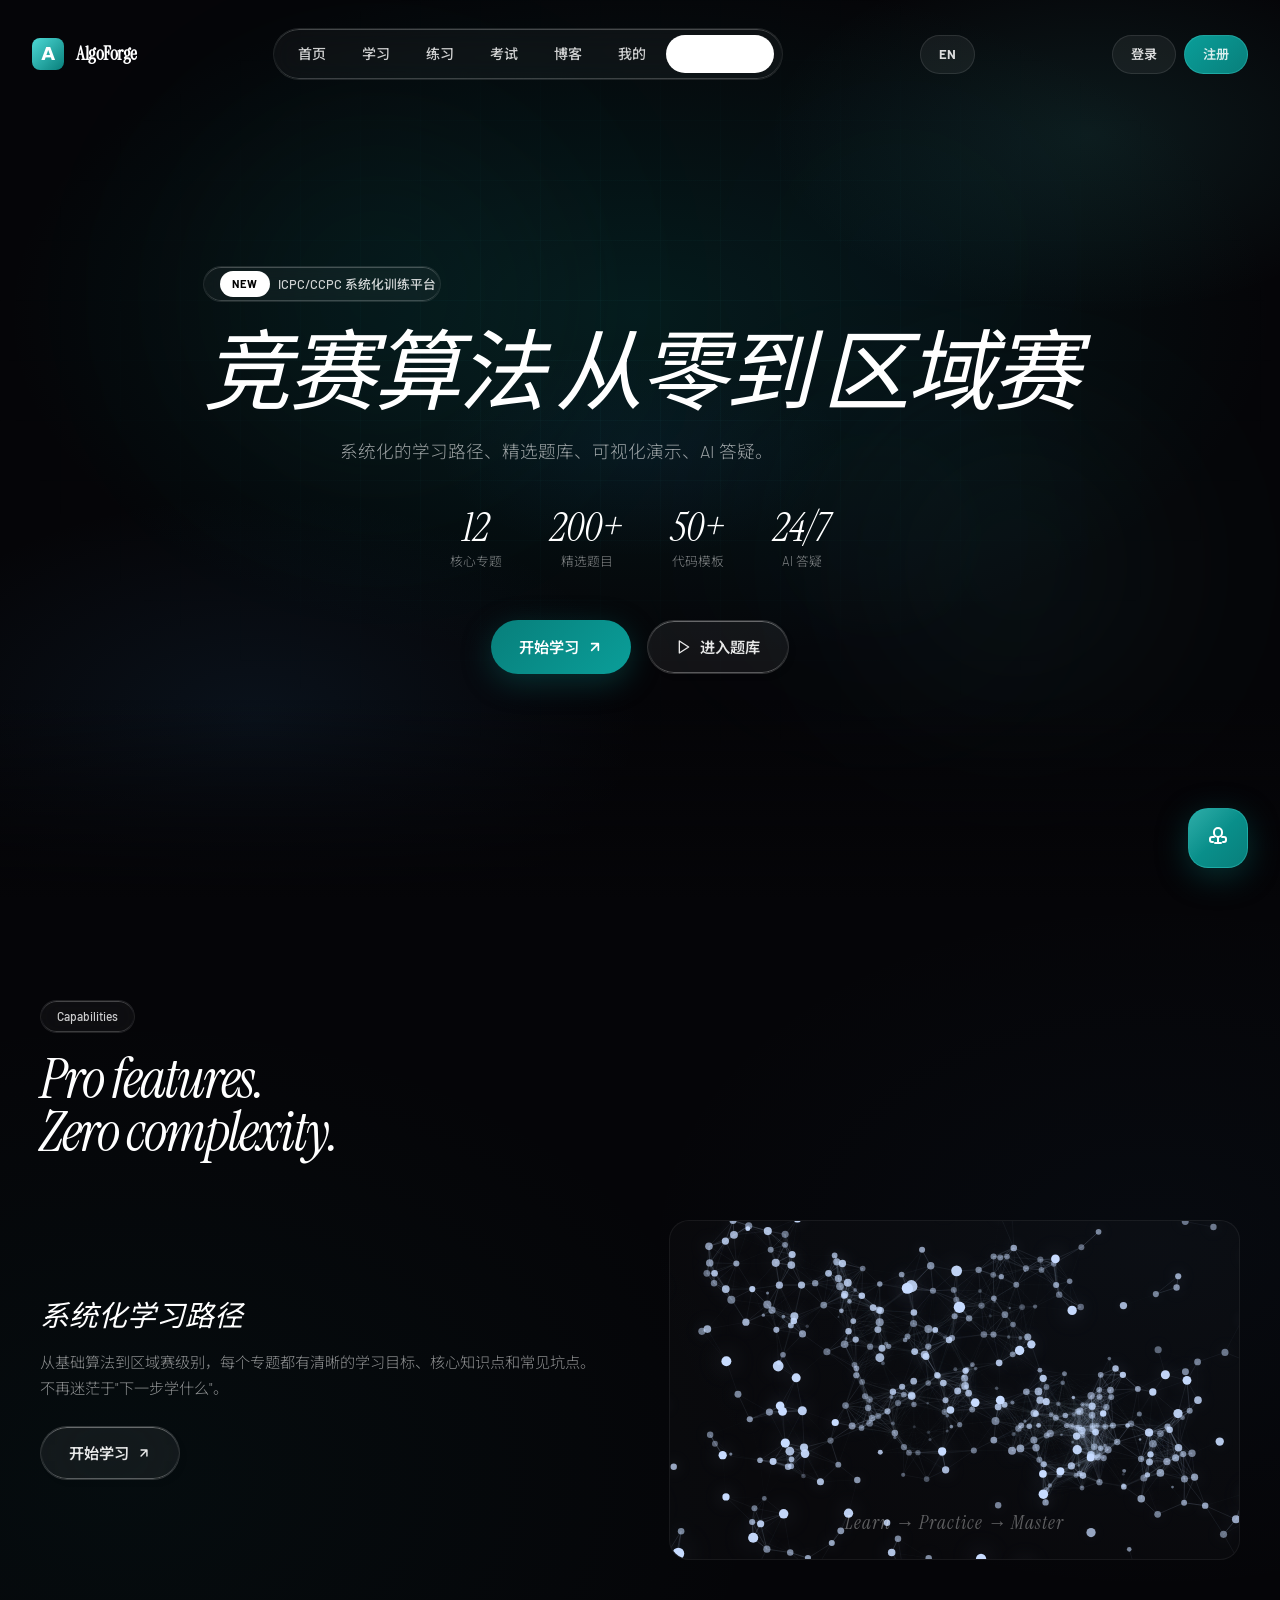
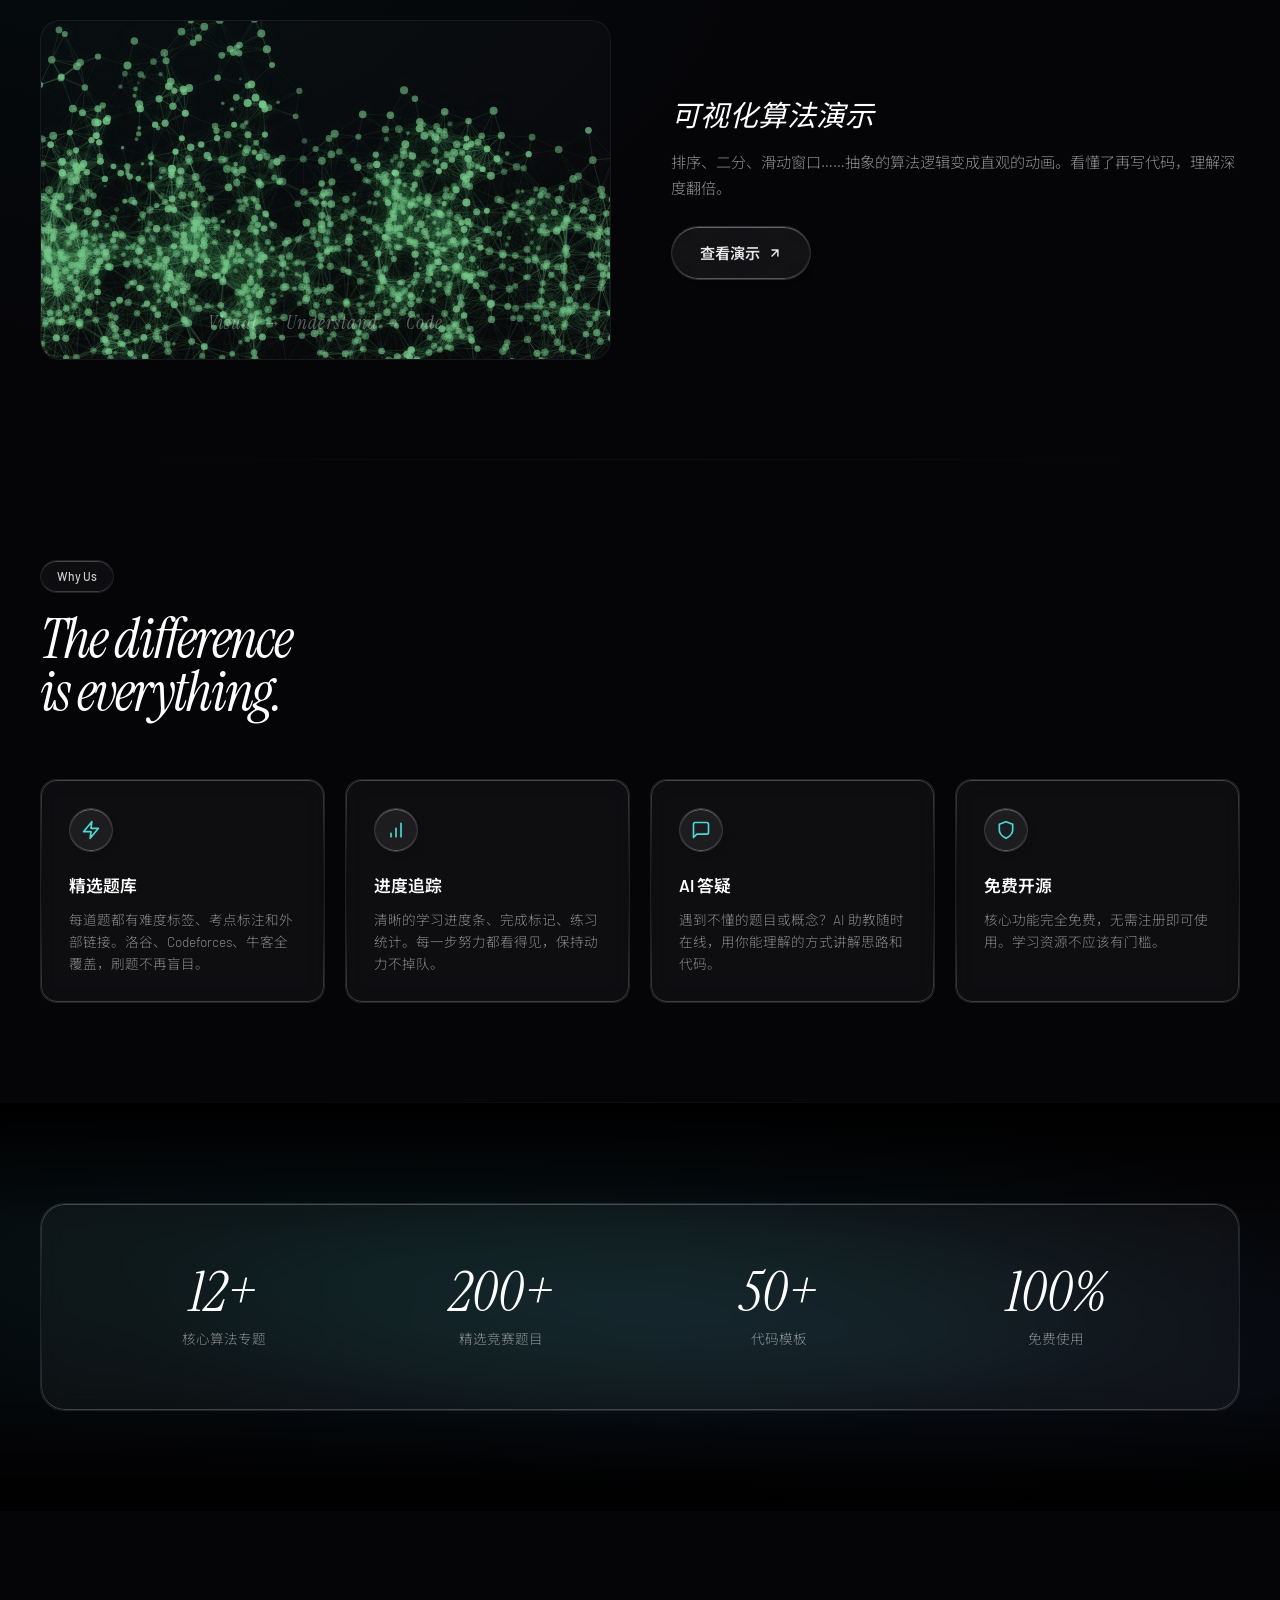
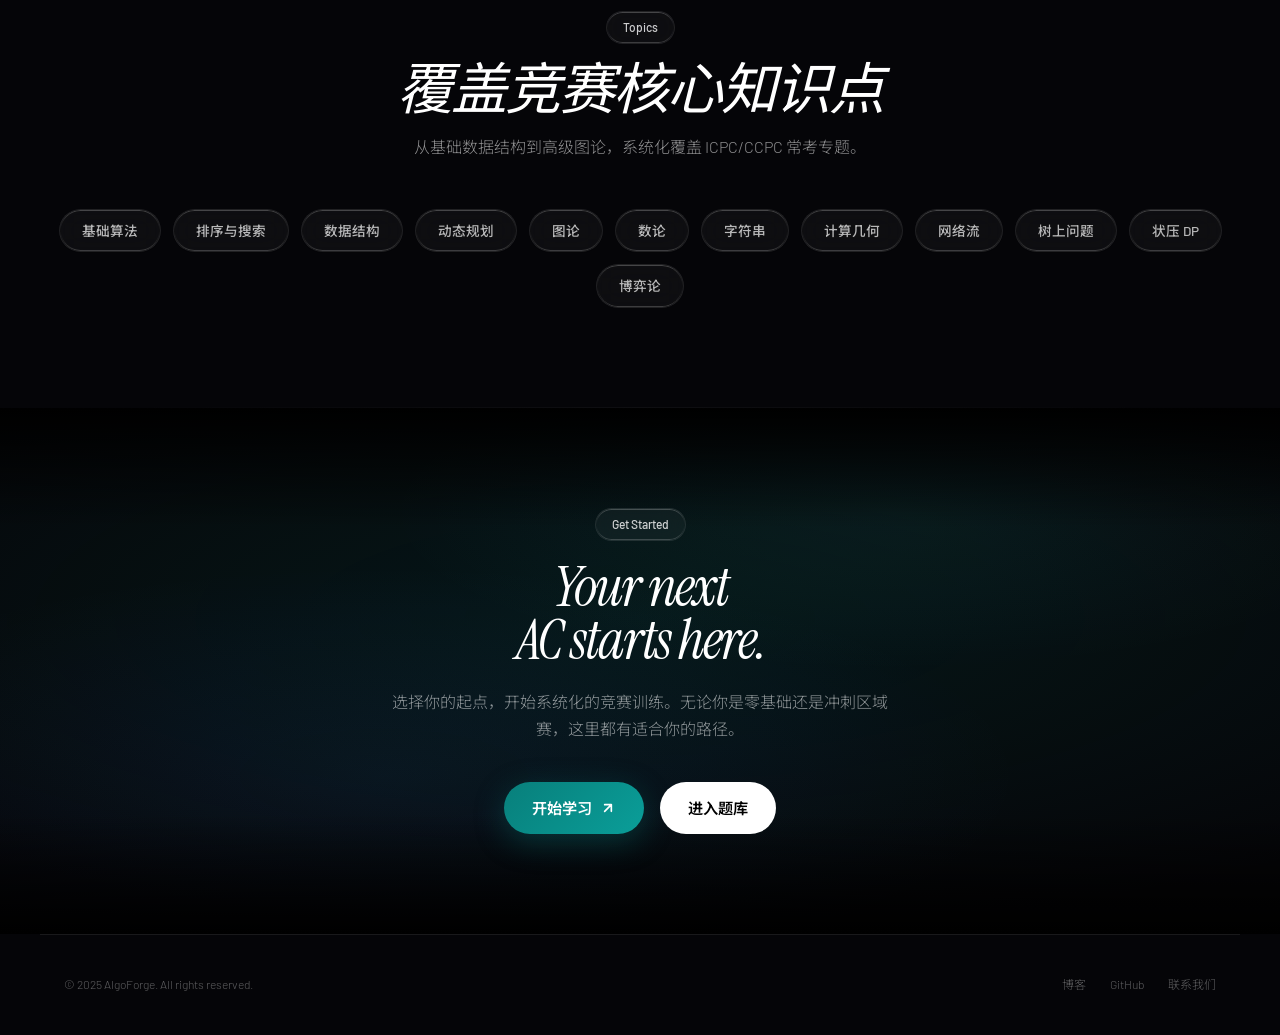
<file: index.html>
<!doctype html>
<html lang="zh-CN">
  <head>
    <meta charset="UTF-8" />
    <link rel="icon" type="image/svg+xml" href="./favicon.svg" />
    <meta name="viewport" content="width=device-width, initial-scale=1.0" />
    <title>AlgoForge — 竞赛算法训练平台</title>
    <meta name="description" content="ICPC/CCPC 竞赛算法从 0 到区域赛的系统化训练平台" />
    <link rel="manifest" href="manifest.json">
    <meta name="theme-color" content="#087f7b">
    <meta name="apple-mobile-web-app-capable" content="yes">
    <meta name="apple-mobile-web-app-status-bar-style" content="black-translucent">
    <link rel="preconnect" href="https://fonts.googleapis.com" />
    <link rel="preconnect" href="https://fonts.gstatic.com" crossorigin />
    <link href="https://fonts.googleapis.com/css2?family=Instrument+Serif:ital@0;1&family=Barlow:wght@300;400;500;600;700&family=Noto+Sans+SC:wght@300;400;500;600;700&display=swap" rel="stylesheet" />
    <style>
      /* ===== Reset & Base ===== */
      *, *::before, *::after { box-sizing: border-box; margin: 0; padding: 0; }
      html { background: #050508; scroll-behavior: smooth; }
      body {
        margin: 0;
        background: #050508;
        color: #fff;
        font-family: 'Barlow', 'Noto Sans SC', sans-serif;
        font-weight: 400;
        line-height: 1.6;
        overflow-x: hidden;
        -webkit-font-smoothing: antialiased;
      }

      /* ===== Global Background Layer ===== */
      .page-bg {
        position: fixed; inset: 0; z-index: -1; pointer-events: none;
        overflow: hidden;
      }
      /* Animated gradient mesh */
      .page-bg-mesh {
        position: absolute; inset: 0;
        background:
          radial-gradient(ellipse 90% 50% at 20% 20%, rgba(8,127,123,0.12) 0%, transparent 50%),
          radial-gradient(ellipse 70% 60% at 80% 80%, rgba(47,111,166,0.1) 0%, transparent 50%),
          radial-gradient(ellipse 50% 40% at 60% 30%, rgba(77,217,213,0.06) 0%, transparent 50%),
          radial-gradient(ellipse 40% 50% at 30% 70%, rgba(59,130,246,0.07) 0%, transparent 50%);
        animation: meshDrift 20s ease-in-out infinite alternate;
      }
      @keyframes meshDrift {
        0% { transform: translate(0, 0) scale(1); }
        33% { transform: translate(-30px, 20px) scale(1.02); }
        66% { transform: translate(20px, -15px) scale(0.98); }
        100% { transform: translate(-10px, 10px) scale(1.01); }
      }
      /* Floating ambient orbs */
      .page-bg .bg-orb {
        position: absolute; border-radius: 50%;
        filter: blur(100px); opacity: 0;
        animation: bgOrbFloat linear infinite;
      }
      .page-bg .bg-orb-1 {
        width: 500px; height: 500px; top: -10%; left: -5%;
        background: radial-gradient(circle, rgba(8,127,123,0.25), transparent);
        animation-duration: 25s; animation-delay: 0s;
      }
      .page-bg .bg-orb-2 {
        width: 400px; height: 400px; top: 40%; right: -10%;
        background: radial-gradient(circle, rgba(77,217,213,0.18), transparent);
        animation-duration: 30s; animation-delay: -8s;
      }
      .page-bg .bg-orb-3 {
        width: 350px; height: 350px; bottom: -5%; left: 30%;
        background: radial-gradient(circle, rgba(59,130,246,0.15), transparent);
        animation-duration: 22s; animation-delay: -14s;
      }
      .page-bg .bg-orb-4 {
        width: 300px; height: 300px; top: 20%; left: 50%;
        background: radial-gradient(circle, rgba(47,111,166,0.12), transparent);
        animation-duration: 28s; animation-delay: -5s;
      }
      @keyframes bgOrbFloat {
        0%   { opacity: 0; transform: translate(0, 0) scale(0.8); }
        15%  { opacity: 1; }
        50%  { transform: translate(80px, -60px) scale(1.1); }
        85%  { opacity: 1; }
        100% { opacity: 0; transform: translate(-40px, 40px) scale(0.9); }
      }
      /* Starfield dots */
      .page-bg-stars {
        position: absolute; inset: 0;
        background-image:
          radial-gradient(1px 1px at 10% 15%, rgba(255,255,255,0.3), transparent),
          radial-gradient(1px 1px at 25% 45%, rgba(255,255,255,0.2), transparent),
          radial-gradient(1px 1px at 40% 10%, rgba(255,255,255,0.25), transparent),
          radial-gradient(1px 1px at 55% 65%, rgba(255,255,255,0.15), transparent),
          radial-gradient(1px 1px at 70% 25%, rgba(255,255,255,0.3), transparent),
          radial-gradient(1px 1px at 85% 55%, rgba(255,255,255,0.2), transparent),
          radial-gradient(1px 1px at 15% 75%, rgba(255,255,255,0.25), transparent),
          radial-gradient(1px 1px at 35% 85%, rgba(255,255,255,0.15), transparent),
          radial-gradient(1px 1px at 60% 40%, rgba(255,255,255,0.2), transparent),
          radial-gradient(1px 1px at 90% 80%, rgba(255,255,255,0.25), transparent),
          radial-gradient(1.5px 1.5px at 5% 50%, rgba(77,217,213,0.4), transparent),
          radial-gradient(1.5px 1.5px at 48% 30%, rgba(77,217,213,0.3), transparent),
          radial-gradient(1.5px 1.5px at 75% 70%, rgba(59,130,246,0.35), transparent),
          radial-gradient(1.5px 1.5px at 92% 15%, rgba(77,217,213,0.3), transparent),
          radial-gradient(1px 1px at 20% 90%, rgba(255,255,255,0.2), transparent),
          radial-gradient(1px 1px at 50% 5%, rgba(255,255,255,0.2), transparent),
          radial-gradient(1px 1px at 80% 45%, rgba(255,255,255,0.15), transparent),
          radial-gradient(1px 1px at 30% 60%, rgba(255,255,255,0.2), transparent);
        animation: starsTwinkle 6s ease-in-out infinite alternate;
      }
      @keyframes starsTwinkle {
        0% { opacity: 0.5; }
        100% { opacity: 0.8; }
      }
      /* Noise grain texture */
      .page-bg-grain {
        position: absolute; inset: 0;
        opacity: 0.035;
        background-image: url("data:image/svg+xml,%3Csvg viewBox='0 0 256 256' xmlns='http://www.w3.org/2000/svg'%3E%3Cfilter id='n'%3E%3CfeTurbulence type='fractalNoise' baseFrequency='0.9' numOctaves='4' stitchTiles='stitch'/%3E%3C/filter%3E%3Crect width='100%25' height='100%25' filter='url(%23n)'/%3E%3C/svg%3E");
        background-size: 128px 128px;
      }
      /* Horizontal accent line */
      .page-bg-line {
        position: absolute; top: 0; left: 0; right: 0; height: 1px;
        background: linear-gradient(90deg, transparent 0%, rgba(77,217,213,0.15) 20%, rgba(77,217,213,0.3) 50%, rgba(77,217,213,0.15) 80%, transparent 100%);
      }
      a { color: inherit; text-decoration: none; }
      button { font: inherit; cursor: pointer; border: none; background: none; }
      img { display: block; max-width: 100%; }

      /* ===== Fonts ===== */
      .font-heading { font-family: 'Instrument Serif', 'Noto Sans SC', serif; }
      .font-body { font-family: 'Barlow', 'Noto Sans SC', sans-serif; }

      /* ===== Liquid Glass ===== */
      .liquid-glass {
        background: rgba(255,255,255,0.04);
        backdrop-filter: blur(12px);
        -webkit-backdrop-filter: blur(12px);
        border: 1px solid rgba(255,255,255,0.08);
        box-shadow: inset 0 1px 1px rgba(255,255,255,0.06);
        position: relative;
        overflow: hidden;
      }
      .liquid-glass::before {
        content: '';
        position: absolute;
        inset: 0;
        border-radius: inherit;
        padding: 1px;
        background: linear-gradient(180deg, rgba(255,255,255,0.2) 0%, rgba(255,255,255,0.05) 30%, rgba(255,255,255,0) 50%, rgba(255,255,255,0.05) 70%, rgba(255,255,255,0.2) 100%);
        -webkit-mask: linear-gradient(#fff 0 0) content-box, linear-gradient(#fff 0 0);
        -webkit-mask-composite: xor;
        mask-composite: exclude;
        pointer-events: none;
      }
      .liquid-glass-strong {
        background: rgba(255,255,255,0.06);
        backdrop-filter: blur(40px);
        -webkit-backdrop-filter: blur(40px);
        border: 1px solid rgba(255,255,255,0.12);
        box-shadow: 4px 4px 4px rgba(0,0,0,0.05), inset 0 1px 1px rgba(255,255,255,0.1);
        position: relative;
        overflow: hidden;
      }
      .liquid-glass-strong::before {
        content: '';
        position: absolute;
        inset: 0;
        border-radius: inherit;
        padding: 1px;
        background: linear-gradient(180deg, rgba(255,255,255,0.3) 0%, rgba(255,255,255,0.1) 30%, rgba(255,255,255,0) 50%, rgba(255,255,255,0.1) 70%, rgba(255,255,255,0.3) 100%);
        -webkit-mask: linear-gradient(#fff 0 0) content-box, linear-gradient(#fff 0 0);
        -webkit-mask-composite: xor;
        mask-composite: exclude;
        pointer-events: none;
      }

      /* ===== Navbar ===== */
      .navbar {
        position: fixed;
        top: 16px;
        left: 0;
        right: 0;
        z-index: 100;
        display: flex;
        align-items: center;
        justify-content: space-between;
        padding: 12px 32px;
        max-width: 1280px;
        margin: 0 auto;
      }
      .navbar-logo {
        display: flex;
        align-items: center;
        gap: 12px;
        font-weight: 700;
        font-size: 1.2rem;
        letter-spacing: -0.5px;
      }
      .navbar-logo svg { flex-shrink: 0; }
      .nav-links {
        display: flex;
        align-items: center;
        gap: 4px;
        padding: 6px 8px;
        border-radius: 9999px;
      }
      .nav-links a {
        padding: 8px 16px;
        font-size: 0.875rem;
        font-weight: 500;
        color: rgba(255,255,255,0.8);
        border-radius: 9999px;
        transition: all 0.2s ease;
      }
      .nav-links a:hover { color: #fff; background: rgba(255,255,255,0.08); }
      .nav-cta {
        display: inline-flex;
        align-items: center;
        gap: 6px;
        padding: 8px 20px;
        background: #fff;
        color: #000;
        border-radius: 9999px;
        font-size: 0.875rem;
        font-weight: 600;
        transition: all 0.2s ease;
      }
      .nav-cta:hover { transform: scale(1.03); box-shadow: 0 4px 20px rgba(255,255,255,0.15); }
      .mobile-menu-btn {
        display: none;
        width: 40px;
        height: 40px;
        align-items: center;
        justify-content: center;
        color: #fff;
        font-size: 1.5rem;
      }

      /* ===== Hero Section ===== */
      .hero {
        position: relative;
        min-height: 100vh;
        display: flex;
        flex-direction: column;
        align-items: center;
        justify-content: center;
        padding: 120px 24px 80px;
        overflow: hidden;
      }
      .hero-bg {
        position: absolute;
        inset: 0;
        z-index: 0;
        overflow: hidden;
      }
      .hero-bg video {
        position: absolute;
        inset: 0;
        width: 100%;
        height: 100%;
        object-fit: cover;
        opacity: 0.35;
      }
      .hero-bg-gradient {
        position: absolute;
        inset: 0;
        background:
          radial-gradient(ellipse 90% 70% at 50% 35%, rgba(8,127,123,0.18) 0%, transparent 55%),
          radial-gradient(ellipse 60% 50% at 20% 80%, rgba(47,111,166,0.12) 0%, transparent 50%),
          radial-gradient(ellipse 50% 40% at 85% 15%, rgba(77,217,213,0.1) 0%, transparent 50%),
          radial-gradient(ellipse 40% 30% at 50% 50%, rgba(59,130,246,0.06) 0%, transparent 40%);
        z-index: 1;
      }
      .hero-grid-lines {
        position: absolute;
        inset: 0;
        z-index: 2;
        background-image:
          linear-gradient(rgba(77,217,213,0.03) 1px, transparent 1px),
          linear-gradient(90deg, rgba(77,217,213,0.03) 1px, transparent 1px);
        background-size: 60px 60px;
        mask-image: radial-gradient(ellipse 80% 70% at 50% 40%, black 10%, transparent 65%);
        -webkit-mask-image: radial-gradient(ellipse 80% 70% at 50% 40%, black 10%, transparent 65%);
      }
      .hero-bottom-fade {
        position: absolute;
        bottom: 0; left: 0; right: 0;
        height: 200px;
        background: linear-gradient(to bottom, transparent, #050508);
        z-index: 3;
        pointer-events: none;
      }
      .hero-orb {
        position: absolute;
        border-radius: 50%;
        filter: blur(100px);
        opacity: 0.4;
        animation: orbFloat 10s ease-in-out infinite alternate;
        z-index: 2;
      }
      .hero-orb-1 {
        width: 500px; height: 500px;
        top: 5%; left: 10%;
        background: radial-gradient(circle, rgba(8,127,123,0.35), transparent 70%);
      }
      .hero-orb-2 {
        width: 400px; height: 400px;
        bottom: 15%; right: 5%;
        background: radial-gradient(circle, rgba(77,217,213,0.25), transparent 70%);
        animation-delay: -4s;
      }
      .hero-orb-3 {
        width: 350px; height: 350px;
        top: 40%; left: 55%;
        background: radial-gradient(circle, rgba(47,111,166,0.2), transparent 70%);
        animation-delay: -7s;
      }
      .hero-orb-4 {
        width: 250px; height: 250px;
        top: 15%; right: 20%;
        background: radial-gradient(circle, rgba(59,130,246,0.18), transparent 70%);
        animation-delay: -2s;
      }
      @keyframes orbFloat {
        0% { transform: translate(0, 0) scale(1); }
        50% { transform: translate(25px, -30px) scale(1.08); }
        100% { transform: translate(-15px, 15px) scale(0.95); }
      }
        z-index: 1;
        pointer-events: none;
      }
      .hero-content {
        position: relative;
        z-index: 2;
        text-align: center;
        max-width: 800px;
      }
      .hero-badge {
        display: inline-flex;
        align-items: center;
        gap: 8px;
        padding: 4px 4px 4px 16px;
        border-radius: 9999px;
        margin-bottom: 32px;
        font-size: 0.8rem;
        font-weight: 500;
        color: rgba(255,255,255,0.8);
        opacity: 0;
        animation: fadeBlurIn 0.6s ease 0.2s forwards;
      }
      .hero-badge-tag {
        padding: 4px 12px;
        background: #fff;
        color: #000;
        border-radius: 9999px;
        font-size: 0.7rem;
        font-weight: 700;
        letter-spacing: 0.5px;
      }
      .hero-title {
        font-family: 'Instrument Serif', 'Noto Sans SC', serif;
        font-size: clamp(3rem, 8vw, 5.5rem);
        font-style: italic;
        font-weight: 400;
        line-height: 0.9;
        letter-spacing: -3px;
        margin-bottom: 24px;
        opacity: 0;
        animation: fadeBlurIn 0.8s ease 0.4s forwards;
      }
      .hero-title .word {
        display: inline-block;
        opacity: 0;
        filter: blur(10px);
        transform: translateY(30px);
        animation: wordReveal 0.5s ease forwards;
      }
      .hero-title .word:nth-child(1) { animation-delay: 0.5s; }
      .hero-title .word:nth-child(2) { animation-delay: 0.6s; }
      .hero-title .word:nth-child(3) { animation-delay: 0.7s; }
      .hero-title .word:nth-child(4) { animation-delay: 0.8s; }
      .hero-title .word:nth-child(5) { animation-delay: 0.9s; }
      .hero-title .word:nth-child(6) { animation-delay: 1.0s; }
      @keyframes wordReveal {
        0% { opacity: 0; filter: blur(10px); transform: translateY(30px); }
        60% { opacity: 0.7; filter: blur(3px); transform: translateY(-3px); }
        100% { opacity: 1; filter: blur(0); transform: translateY(0); }
      }
      @keyframes fadeBlurIn {
        from { opacity: 0; filter: blur(8px); transform: translateY(15px); }
        to { opacity: 1; filter: blur(0); transform: translateY(0); }
      }
      .hero-subtitle {
        font-size: clamp(0.95rem, 2vw, 1.1rem);
        color: rgba(255,255,255,0.6);
        font-weight: 300;
        line-height: 1.7;
        max-width: 600px;
        margin: 0 auto 40px;
        opacity: 0;
        animation: fadeBlurIn 0.6s ease 1.1s forwards;
      }

      /* Stats row */
      .hero-stats {
        display: flex;
        justify-content: center;
        gap: 48px;
        margin-bottom: 48px;
        opacity: 0;
        animation: fadeBlurIn 0.6s ease 1.3s forwards;
      }
      .stat-item { text-align: center; }
      .stat-number {
        font-family: 'Instrument Serif', serif;
        font-size: 2.5rem;
        font-style: italic;
        font-weight: 400;
        color: #fff;
        line-height: 1;
        margin-bottom: 4px;
      }
      .stat-label {
        font-size: 0.8rem;
        color: rgba(255,255,255,0.5);
        font-weight: 300;
      }

      /* CTA Buttons */
      .hero-actions {
        display: flex;
        justify-content: center;
        gap: 16px;
        opacity: 0;
        animation: fadeBlurIn 0.6s ease 1.5s forwards;
      }
      .btn-primary {
        display: inline-flex;
        align-items: center;
        gap: 8px;
        padding: 14px 28px;
        border-radius: 9999px;
        font-size: 0.95rem;
        font-weight: 600;
        color: #fff;
        background: linear-gradient(135deg, #087f7b, #0a9e99);
        box-shadow: 0 8px 30px rgba(8,127,123,0.35);
        transition: all 0.3s ease;
      }
      .btn-primary:hover {
        transform: translateY(-2px);
        box-shadow: 0 12px 40px rgba(8,127,123,0.5);
      }
      .btn-glass {
        display: inline-flex;
        align-items: center;
        gap: 8px;
        padding: 14px 28px;
        border-radius: 9999px;
        font-size: 0.95rem;
        font-weight: 600;
        color: rgba(255,255,255,0.9);
        transition: all 0.3s ease;
      }
      .btn-glass:hover { background: rgba(255,255,255,0.1); }
      .btn-white {
        display: inline-flex;
        align-items: center;
        gap: 8px;
        padding: 14px 28px;
        border-radius: 9999px;
        font-size: 0.95rem;
        font-weight: 600;
        color: #000;
        background: #fff;
        transition: all 0.3s ease;
      }
      .btn-white:hover { transform: translateY(-2px); box-shadow: 0 8px 30px rgba(255,255,255,0.2); }

      /* ===== Section Common ===== */
      .section {
        position: relative;
        padding: 100px 24px;
      }
      .section::after {
        content: '';
        position: absolute;
        bottom: 0; left: 10%; right: 10%;
        height: 1px;
        background: linear-gradient(90deg, transparent, rgba(255,255,255,0.04), transparent);
      }
      .section-inner {
        max-width: 1200px;
        margin: 0 auto;
      }
      .section-badge {
        display: inline-flex;
        align-items: center;
        padding: 6px 16px;
        border-radius: 9999px;
        font-size: 0.75rem;
        font-weight: 500;
        color: rgba(255,255,255,0.8);
        margin-bottom: 20px;
      }
      .section-title {
        font-family: 'Instrument Serif', 'Noto Sans SC', serif;
        font-size: clamp(2rem, 5vw, 3.5rem);
        font-style: italic;
        font-weight: 400;
        line-height: 0.95;
        letter-spacing: -2px;
        margin-bottom: 16px;
      }
      .section-desc {
        font-size: 1rem;
        color: rgba(255,255,255,0.55);
        font-weight: 300;
        line-height: 1.7;
        max-width: 560px;
      }

      /* ===== Features (Capabilities) ===== */
      .features-section {
        background: transparent;
        position: relative;
      }
      .features-section::before {
        content: ''; position: absolute; inset: 0;
        background:
          radial-gradient(ellipse 50% 40% at 10% 50%, rgba(8,127,123,0.06), transparent),
          radial-gradient(ellipse 40% 30% at 90% 30%, rgba(47,111,166,0.05), transparent);
        pointer-events: none;
      }
      .feature-row {
        display: flex;
        align-items: center;
        gap: 60px;
        margin-top: 60px;
      }
      .feature-row.reverse { flex-direction: row-reverse; }
      .feature-text { flex: 1; min-width: 0; }
      .feature-text h3 {
        font-family: 'Instrument Serif', 'Noto Sans SC', serif;
        font-size: 1.8rem;
        font-style: italic;
        font-weight: 400;
        margin-bottom: 16px;
        line-height: 1.2;
      }
      .feature-text p {
        color: rgba(255,255,255,0.55);
        font-weight: 300;
        font-size: 0.95rem;
        line-height: 1.7;
        margin-bottom: 24px;
      }
      .feature-visual {
        flex: 1;
        min-width: 280px;
        height: 340px;
        border-radius: 20px;
        overflow: hidden;
        position: relative;
        background: rgba(255,255,255,0.02);
        border: 1px solid rgba(255,255,255,0.06);
        cursor: crosshair;
      }
      .feature-visual canvas {
        display: block;
        position: absolute;
        top: 0; left: 0;
        width: 100%;
        height: 100%;
      }
      .feature-visual-label {
        position: absolute;
        bottom: 20px;
        left: 0; right: 0;
        text-align: center;
        font-family: 'Instrument Serif', serif;
        font-size: 1.2rem;
        font-style: italic;
        color: rgba(255,255,255,0.35);
        pointer-events: none;
        letter-spacing: 1px;
      }

      /* ===== Features Grid (Why Us) ===== */
      .features-grid {
        display: grid;
        grid-template-columns: repeat(4, 1fr);
        gap: 20px;
        margin-top: 60px;
      }
      .feature-card {
        padding: 28px;
        border-radius: 16px;
        transition: all 0.3s ease;
      }
      .feature-card:hover {
        background: rgba(255,255,255,0.06);
        transform: translateY(-4px);
      }
      .feature-card-icon {
        width: 44px;
        height: 44px;
        display: flex;
        align-items: center;
        justify-content: center;
        border-radius: 9999px;
        margin-bottom: 20px;
        font-size: 1.2rem;
      }
      .feature-card h3 {
        font-size: 1.05rem;
        font-weight: 600;
        margin-bottom: 10px;
        color: #fff;
      }
      .feature-card p {
        font-size: 0.85rem;
        color: rgba(255,255,255,0.5);
        font-weight: 300;
        line-height: 1.6;
      }

      /* ===== Stats Section ===== */
      .stats-section {
        position: relative;
        overflow: hidden;
      }
      .stats-bg {
        position: absolute;
        inset: 0;
        background:
          radial-gradient(ellipse 70% 50% at 30% 40%, rgba(8,127,123,0.12), transparent),
          radial-gradient(ellipse 60% 40% at 70% 60%, rgba(47,111,166,0.1), transparent),
          radial-gradient(ellipse 40% 30% at 50% 50%, rgba(77,217,213,0.06), transparent);
      }
      .stats-top-fade, .stats-bottom-fade {
        position: absolute;
        left: 0; right: 0;
        height: 120px;
        pointer-events: none;
        z-index: 1;
      }
      .stats-top-fade { top: 0; background: linear-gradient(to bottom, #000, transparent); }
      .stats-bottom-fade { bottom: 0; background: linear-gradient(to top, #000, transparent); }
      .stats-card {
        position: relative;
        z-index: 2;
        border-radius: 24px;
        padding: 60px;
      }
      .stats-grid {
        display: grid;
        grid-template-columns: repeat(4, 1fr);
        gap: 32px;
        text-align: center;
      }
      .stats-grid .stat-value {
        font-family: 'Instrument Serif', serif;
        font-size: clamp(2.5rem, 5vw, 3.5rem);
        font-style: italic;
        font-weight: 400;
        line-height: 1;
        margin-bottom: 8px;
      }
      .stats-grid .stat-desc {
        font-size: 0.85rem;
        color: rgba(255,255,255,0.5);
        font-weight: 300;
      }

      /* ===== Topics Section ===== */
      .topics-section { background: transparent; }
      .topics-grid {
        display: flex;
        flex-wrap: wrap;
        justify-content: center;
        gap: 12px;
        margin-top: 48px;
      }
      .topic-badge {
        padding: 10px 22px;
        border-radius: 9999px;
        font-size: 0.85rem;
        font-weight: 500;
        color: rgba(255,255,255,0.7);
        transition: all 0.25s ease;
        cursor: default;
      }
      .topic-badge:hover {
        background: rgba(255,255,255,0.1);
        color: #fff;
        transform: scale(1.05);
      }

      /* ===== CTA Section ===== */
      .cta-section {
        position: relative;
        overflow: hidden;
        text-align: center;
      }
      .cta-bg {
        position: absolute;
        inset: 0;
        background:
          radial-gradient(ellipse 80% 60% at 50% 40%, rgba(8,127,123,0.15), transparent),
          radial-gradient(ellipse 50% 40% at 30% 70%, rgba(59,130,246,0.08), transparent),
          radial-gradient(ellipse 40% 30% at 70% 20%, rgba(77,217,213,0.06), transparent);
      }
      .cta-top-fade, .cta-bottom-fade {
        position: absolute;
        left: 0; right: 0;
        height: 120px;
        pointer-events: none;
        z-index: 1;
      }
      .cta-top-fade { top: 0; background: linear-gradient(to bottom, #000, transparent); }
      .cta-bottom-fade { bottom: 0; background: linear-gradient(to top, #000, transparent); }
      .cta-content {
        position: relative;
        z-index: 2;
      }
      .cta-content .section-title { margin-bottom: 20px; }
      .cta-content .section-desc {
        max-width: 500px;
        margin: 0 auto 40px;
      }
      .cta-actions {
        display: flex;
        justify-content: center;
        gap: 16px;
      }

      /* ===== Footer ===== */
      .footer {
        padding: 40px 24px;
        border-top: 1px solid rgba(255,255,255,0.08);
        max-width: 1200px;
        margin: 0 auto;
        display: flex;
        align-items: center;
        justify-content: space-between;
      }
      .footer-copy {
        font-size: 0.75rem;
        color: rgba(255,255,255,0.35);
        font-weight: 300;
      }
      .footer-links {
        display: flex;
        gap: 24px;
      }
      .footer-links a {
        font-size: 0.75rem;
        color: rgba(255,255,255,0.35);
        font-weight: 300;
        transition: color 0.2s ease;
      }
      .footer-links a:hover { color: rgba(255,255,255,0.7); }

      /* ===== Scroll Reveal ===== */
      .reveal {
        opacity: 0;
        transform: translateY(30px);
        transition: opacity 0.7s ease, transform 0.7s ease;
      }
      .reveal.visible {
        opacity: 1;
        transform: translateY(0);
      }

      /* ===== Responsive ===== */
      @media (max-width: 960px) {
        .nav-links { display: none; }
        .mobile-menu-btn { display: flex; }
        .hero-stats { gap: 28px; }
        .feature-row, .feature-row.reverse {
          flex-direction: column;
          gap: 32px;
        }
        .features-grid {
          grid-template-columns: repeat(2, 1fr);
        }
        .stats-grid {
          grid-template-columns: repeat(2, 1fr);
          gap: 24px;
        }
        .stats-card { padding: 40px 24px; }
      }
      @media (max-width: 640px) {
        .navbar { padding: 12px 16px; }
        .hero { padding: 100px 16px 60px; }
        .hero-title { letter-spacing: -1.5px; }
        .hero-stats { flex-wrap: wrap; gap: 20px; }
        .stat-number { font-size: 2rem; }
        .hero-actions { flex-direction: column; align-items: center; }
        .section { padding: 60px 16px; }
        .features-grid { grid-template-columns: 1fr; }
        .stats-grid { grid-template-columns: 1fr 1fr; }
        .cta-actions { flex-direction: column; align-items: center; }
        .footer { flex-direction: column; gap: 16px; text-align: center; }
      }

      /* ===== AI Chat Widget — Premium Redesign ===== */
      .ai-chat-widget { position: fixed; bottom: 32px; right: 32px; z-index: 999; }

      /* Toggle Button */
      .ai-chat-toggle {
        width: 60px; height: 60px; border-radius: 20px;
        background: linear-gradient(135deg, #0a9e99 0%, #087f7b 100%);
        color: #fff; border: 1px solid rgba(77,217,213,0.3); font-size: 1.4rem; cursor: pointer;
        box-shadow: 0 8px 32px rgba(8,127,123,0.35), 0 0 0 0 rgba(77,217,213,0.3);
        transition: all 0.4s cubic-bezier(0.22, 1, 0.36, 1);
        display: flex; align-items: center; justify-content: center;
        position: relative; overflow: hidden;
      }
      .ai-chat-toggle::after {
        content: ''; position: absolute; inset: 0;
        background: linear-gradient(135deg, rgba(255,255,255,0.15) 0%, transparent 50%);
        pointer-events: none;
      }
      .ai-chat-toggle:hover {
        transform: translateY(-4px) scale(1.05);
        box-shadow: 0 12px 40px rgba(8,127,123,0.5), 0 0 0 4px rgba(77,217,213,0.15);
      }
      .ai-chat-toggle:active { transform: translateY(-1px) scale(0.98); }
      .ai-chat-toggle .pulse-ring {
        position: absolute; inset: -4px; border-radius: 24px;
        border: 2px solid rgba(77,217,213,0.4);
        animation: aiPulse 2.5s ease-in-out infinite;
        pointer-events: none;
      }
      @keyframes aiPulse {
        0%, 100% { opacity: 0; transform: scale(0.95); }
        50% { opacity: 1; transform: scale(1.08); }
      }

      /* Chat Window */
      .ai-chat-window {
        position: fixed; bottom: 108px; right: 32px;
        width: 420px; height: 600px;
        background: rgba(8,8,8,0.92);
        backdrop-filter: blur(40px) saturate(1.2);
        -webkit-backdrop-filter: blur(40px) saturate(1.2);
        border: 1px solid rgba(255,255,255,0.08);
        border-radius: 24px;
        box-shadow: 0 32px 80px rgba(0,0,0,0.6), 0 0 0 1px rgba(255,255,255,0.04) inset;
        display: flex; flex-direction: column; overflow: hidden;
        animation: aiWindowIn 0.45s cubic-bezier(0.22, 1, 0.36, 1) forwards;
        transform-origin: bottom right;
      }
      .ai-chat-window.hidden { display: none; }
      @keyframes aiWindowIn {
        from { opacity: 0; transform: scale(0.92) translateY(20px); }
        to { opacity: 1; transform: scale(1) translateY(0); }
      }

      /* Header */
      .ai-chat-header {
        display: flex; align-items: center; justify-content: space-between;
        padding: 20px 24px;
        background: linear-gradient(180deg, rgba(77,217,213,0.08) 0%, transparent 100%);
        border-bottom: 1px solid rgba(255,255,255,0.06);
        flex-shrink: 0;
      }
      .ai-chat-header-left { display: flex; align-items: center; gap: 14px; }
      .ai-chat-avatar {
        width: 40px; height: 40px; border-radius: 14px;
        background: linear-gradient(135deg, rgba(77,217,213,0.2), rgba(8,127,123,0.3));
        border: 1px solid rgba(77,217,213,0.2);
        display: flex; align-items: center; justify-content: center;
        font-size: 1.1rem; flex-shrink: 0;
      }
      .ai-chat-header-info h3 {
        margin: 0; font-size: 0.95rem; font-weight: 600; color: #fff;
        font-family: 'Barlow', sans-serif; letter-spacing: -0.2px;
      }
      .ai-chat-header-info span {
        font-size: 0.72rem; color: rgba(255,255,255,0.4); font-weight: 400;
        display: flex; align-items: center; gap: 5px;
      }
      .ai-chat-header-info .status-dot {
        width: 6px; height: 6px; border-radius: 50%; background: #4dd9d5;
        box-shadow: 0 0 8px rgba(77,217,213,0.5);
        display: inline-block;
      }
      .ai-close-btn {
        background: rgba(255,255,255,0.06); border: 1px solid rgba(255,255,255,0.08);
        color: rgba(255,255,255,0.5); width: 32px; height: 32px; border-radius: 10px;
        font-size: 1.1rem; cursor: pointer;
        display: flex; align-items: center; justify-content: center;
        transition: all 0.2s ease;
      }
      .ai-close-btn:hover { background: rgba(255,255,255,0.1); color: #fff; }

      /* Messages */
      .ai-chat-messages {
        flex: 1; overflow-y: auto; padding: 20px 20px;
        display: flex; flex-direction: column; gap: 16px;
        scrollbar-width: thin; scrollbar-color: rgba(255,255,255,0.1) transparent;
      }
      .ai-chat-messages::-webkit-scrollbar { width: 4px; }
      .ai-chat-messages::-webkit-scrollbar-track { background: transparent; }
      .ai-chat-messages::-webkit-scrollbar-thumb { background: rgba(255,255,255,0.1); border-radius: 4px; }

      .ai-message { display: flex; gap: 10px; max-width: 88%; animation: aiMsgIn 0.3s ease forwards; }
      @keyframes aiMsgIn { from { opacity: 0; transform: translateY(8px); } to { opacity: 1; transform: translateY(0); } }
      .ai-message.user { align-self: flex-end; flex-direction: row-reverse; }
      .ai-message .msg-avatar {
        width: 28px; height: 28px; border-radius: 10px; flex-shrink: 0;
        display: flex; align-items: center; justify-content: center;
        font-size: 0.75rem; margin-top: 2px;
      }
      .ai-message.bot .msg-avatar {
        background: linear-gradient(135deg, rgba(77,217,213,0.15), rgba(8,127,123,0.2));
        border: 1px solid rgba(77,217,213,0.15);
      }
      .ai-message.user .msg-avatar {
        background: linear-gradient(135deg, rgba(255,255,255,0.1), rgba(255,255,255,0.05));
        border: 1px solid rgba(255,255,255,0.1);
      }
      .ai-message-content {
        padding: 14px 18px; font-size: 0.88rem; line-height: 1.7;
        font-family: 'Barlow', 'Noto Sans SC', sans-serif;
      }
      .ai-message.user .ai-message-content {
        background: linear-gradient(135deg, #0a9e99, #087f7b);
        color: #fff; border-radius: 18px 18px 4px 18px;
        border: 1px solid rgba(77,217,213,0.2);
      }
      .ai-message.bot .ai-message-content {
        background: rgba(255,255,255,0.04);
        border: 1px solid rgba(255,255,255,0.06);
        color: rgba(255,255,255,0.88); border-radius: 18px 18px 18px 4px;
      }
      .ai-message-content p { margin: 0 0 10px 0; }
      .ai-message-content p:last-child { margin-bottom: 0; }
      .ai-message-content strong { color: #fff; font-weight: 600; }
      .ai-message-content em { font-style: italic; color: rgba(255,255,255,0.5); }
      .ai-message-content code {
        background: rgba(77,217,213,0.1); padding: 2px 7px; border-radius: 6px;
        font-family: 'Cascadia Code', Consolas, monospace; font-size: 0.84em;
        border: 1px solid rgba(77,217,213,0.1);
      }
      .ai-message-content pre {
        background: rgba(0,0,0,0.5); border: 1px solid rgba(255,255,255,0.08);
        border-radius: 12px; padding: 16px; margin: 10px 0; overflow-x: auto;
        position: relative;
      }
      .ai-message-content pre code {
        background: none; padding: 0; border: none;
        font-size: 0.82rem; line-height: 1.6; color: #e6edf3;
      }
      .ai-message.user .ai-message-content code { background: rgba(255,255,255,0.15); border-color: transparent; }

      /* Typing Indicator */
      .ai-typing { display: flex; align-items: center; gap: 6px; padding: 14px 18px; }
      .ai-typing-dot {
        width: 7px; height: 7px; border-radius: 50%;
        background: rgba(77,217,213,0.6);
        animation: aiTypingBounce 1.4s ease-in-out infinite;
      }
      .ai-typing-dot:nth-child(2) { animation-delay: 0.15s; }
      .ai-typing-dot:nth-child(3) { animation-delay: 0.3s; }
      @keyframes aiTypingBounce {
        0%, 60%, 100% { transform: translateY(0); opacity: 0.4; }
        30% { transform: translateY(-6px); opacity: 1; }
      }

      /* Input Area */
      .ai-chat-input-area {
        display: flex; gap: 10px; padding: 16px 20px 20px;
        border-top: 1px solid rgba(255,255,255,0.05);
        background: rgba(0,0,0,0.3);
        flex-shrink: 0;
      }
      .ai-chat-input-area input {
        flex: 1; min-height: 44px; padding: 0 18px;
        background: rgba(255,255,255,0.04);
        border: 1px solid rgba(255,255,255,0.08);
        border-radius: 14px; font-size: 0.88rem; color: #fff; outline: none;
        transition: all 0.25s ease;
        font-family: 'Barlow', 'Noto Sans SC', sans-serif;
      }
      .ai-chat-input-area input::placeholder { color: rgba(255,255,255,0.25); }
      .ai-chat-input-area input:focus {
        border-color: rgba(77,217,213,0.35);
        background: rgba(255,255,255,0.06);
        box-shadow: 0 0 0 3px rgba(77,217,213,0.08);
      }
      .ai-send-btn {
        width: 44px; height: 44px; border-radius: 14px;
        background: linear-gradient(135deg, #0a9e99, #087f7b);
        border: 1px solid rgba(77,217,213,0.2);
        color: #fff; cursor: pointer; flex-shrink: 0;
        display: flex; align-items: center; justify-content: center;
        transition: all 0.25s ease;
        box-shadow: 0 4px 16px rgba(8,127,123,0.25);
      }
      .ai-send-btn:hover {
        transform: translateY(-1px);
        box-shadow: 0 6px 24px rgba(8,127,123,0.4);
      }
      .ai-send-btn:active { transform: translateY(0); }
      .ai-send-btn:disabled {
        opacity: 0.5; cursor: not-allowed; transform: none; box-shadow: none;
      }
      .ai-send-btn svg { flex-shrink: 0; }

      /* Mobile */
      @media (max-width: 640px) {
        .ai-chat-widget { bottom: 20px; right: 20px; }
        .ai-chat-window {
          right: 12px; left: 12px; bottom: 92px;
          width: auto; height: 70vh; border-radius: 20px;
        }
        .ai-chat-toggle { width: 52px; height: 52px; border-radius: 16px; }
      }

      /* ===== Mobile Nav Overlay ===== */
      .mobile-nav {
        display: none;
        position: fixed;
        inset: 0;
        z-index: 200;
        background: rgba(0,0,0,0.95);
        backdrop-filter: blur(20px);
        flex-direction: column;
        align-items: center;
        justify-content: center;
        gap: 24px;
      }
      .mobile-nav.open { display: flex; }
      .mobile-nav a {
        font-family: 'Instrument Serif', serif;
        font-size: 2rem;
        font-style: italic;
        color: rgba(255,255,255,0.8);
        transition: color 0.2s ease;
      }
      .mobile-nav a:hover { color: #fff; }
      .mobile-nav-close {
        position: absolute;
        top: 20px;
        right: 24px;
        width: 44px;
        height: 44px;
        display: flex;
        align-items: center;
        justify-content: center;
        color: #fff;
        font-size: 1.8rem;
      }

      /* ===== Auth Area in Navbar ===== */
      .auth-area {
        display: flex;
        align-items: center;
        gap: 8px;
      }
      .auth-btn-login, .auth-btn-register {
        padding: 8px 18px;
        border-radius: 9999px;
        font-size: 0.82rem;
        font-weight: 600;
        color: rgba(255,255,255,0.85);
        background: rgba(255,255,255,0.06);
        border: 1px solid rgba(255,255,255,0.1);
        transition: all 0.25s ease;
        cursor: pointer;
      }
      .auth-btn-login:hover, .auth-btn-register:hover {
        background: rgba(255,255,255,0.12);
        color: #fff;
      }
      .auth-btn-register {
        background: linear-gradient(135deg, #0a9e99, #087f7b);
        border-color: rgba(77,217,213,0.3);
      }
      .auth-btn-register:hover {
        box-shadow: 0 4px 20px rgba(8,127,123,0.35);
      }

      /* User Menu (logged in) */
      .user-menu {
        position: relative;
        display: flex;
        align-items: center;
        gap: 10px;
        cursor: pointer;
        padding: 6px 14px 6px 6px;
        border-radius: 9999px;
        background: rgba(255,255,255,0.04);
        border: 1px solid rgba(255,255,255,0.08);
        transition: all 0.25s ease;
      }
      .user-menu:hover {
        background: rgba(255,255,255,0.08);
        border-color: rgba(255,255,255,0.15);
      }
      .user-avatar {
        width: 32px; height: 32px;
        border-radius: 50%;
        background: linear-gradient(135deg, #4dd9d5, #087f7b);
        color: #fff;
        display: flex;
        align-items: center;
        justify-content: center;
        font-weight: 800;
        font-size: 0.8rem;
        flex-shrink: 0;
        text-transform: uppercase;
      }
      .user-menu-name {
        font-size: 0.82rem;
        font-weight: 600;
        color: rgba(255,255,255,0.85);
        max-width: 100px;
        overflow: hidden;
        text-overflow: ellipsis;
        white-space: nowrap;
      }
      .user-dropdown {
        position: absolute;
        top: calc(100% + 8px);
        right: 0;
        min-width: 200px;
        background: rgba(12,12,16,0.95);
        backdrop-filter: blur(40px) saturate(1.2);
        -webkit-backdrop-filter: blur(40px) saturate(1.2);
        border: 1px solid rgba(255,255,255,0.1);
        border-radius: 16px;
        padding: 8px;
        box-shadow: 0 20px 60px rgba(0,0,0,0.5);
        display: none;
        z-index: 300;
        animation: dropdownIn 0.2s ease forwards;
      }
      .user-dropdown.open { display: block; }
      @keyframes dropdownIn {
        from { opacity: 0; transform: translateY(-8px) scale(0.96); }
        to { opacity: 1; transform: translateY(0) scale(1); }
      }
      .user-dropdown-header {
        padding: 12px 14px;
        border-bottom: 1px solid rgba(255,255,255,0.06);
        margin-bottom: 4px;
      }
      .user-dropdown-header .dd-username {
        font-weight: 700;
        font-size: 0.9rem;
        color: #fff;
      }
      .user-dropdown-header .dd-email {
        font-size: 0.75rem;
        color: rgba(255,255,255,0.4);
        margin-top: 2px;
      }
      .user-dropdown-item {
        display: flex;
        align-items: center;
        gap: 10px;
        padding: 10px 14px;
        border-radius: 10px;
        font-size: 0.85rem;
        color: rgba(255,255,255,0.7);
        cursor: pointer;
        transition: all 0.2s ease;
        border: none;
        background: none;
        width: 100%;
        text-align: left;
      }
      .user-dropdown-item:hover {
        background: rgba(255,255,255,0.06);
        color: #fff;
      }
      .user-dropdown-item svg {
        flex-shrink: 0;
        opacity: 0.6;
      }
      .user-dropdown-divider {
        height: 1px;
        background: rgba(255,255,255,0.06);
        margin: 4px 0;
      }
      .user-dropdown-item.danger { color: rgba(255,100,100,0.8); }
      .user-dropdown-item.danger:hover { background: rgba(255,60,60,0.1); color: #ff6b6b; }

      /* ===== Auth Modal ===== */
      .auth-modal {
        position: fixed;
        inset: 0;
        z-index: 500;
        display: none;
        align-items: center;
        justify-content: center;
        padding: 24px;
      }
      .auth-modal.active { display: flex; }
      .auth-modal-backdrop {
        position: absolute;
        inset: 0;
        background: rgba(0,0,0,0.7);
        backdrop-filter: blur(8px);
        -webkit-backdrop-filter: blur(8px);
      }
      .auth-modal-content {
        position: relative;
        width: 100%;
        max-width: 420px;
        background: rgba(16,16,22,0.95);
        backdrop-filter: blur(40px) saturate(1.2);
        -webkit-backdrop-filter: blur(40px) saturate(1.2);
        border: 1px solid rgba(255,255,255,0.1);
        border-radius: 24px;
        padding: 40px 36px 36px;
        box-shadow: 0 32px 80px rgba(0,0,0,0.5), 0 0 0 1px rgba(255,255,255,0.04) inset;
        animation: authModalIn 0.35s cubic-bezier(0.22, 1, 0.36, 1) forwards;
      }
      @keyframes authModalIn {
        from { opacity: 0; transform: scale(0.92) translateY(20px); }
        to { opacity: 1; transform: scale(1) translateY(0); }
      }
      .auth-modal-close {
        position: absolute;
        top: 16px; right: 16px;
        width: 36px; height: 36px;
        border-radius: 10px;
        background: rgba(255,255,255,0.05);
        border: 1px solid rgba(255,255,255,0.08);
        color: rgba(255,255,255,0.5);
        display: flex;
        align-items: center;
        justify-content: center;
        cursor: pointer;
        transition: all 0.2s ease;
        font-size: 1.2rem;
      }
      .auth-modal-close:hover {
        background: rgba(255,255,255,0.1);
        color: #fff;
      }
      .auth-modal-title {
        font-family: 'Instrument Serif', 'Noto Sans SC', serif;
        font-size: 1.8rem;
        font-style: italic;
        font-weight: 400;
        color: #fff;
        margin-bottom: 6px;
        letter-spacing: -0.5px;
      }
      .auth-modal-subtitle {
        font-size: 0.85rem;
        color: rgba(255,255,255,0.45);
        margin-bottom: 28px;
      }
      .auth-form { display: flex; flex-direction: column; gap: 16px; }
      .auth-field label {
        display: block;
        font-size: 0.78rem;
        font-weight: 600;
        color: rgba(255,255,255,0.5);
        margin-bottom: 6px;
        text-transform: uppercase;
        letter-spacing: 0.5px;
      }
      .auth-input {
        width: 100%;
        padding: 12px 16px;
        background: rgba(255,255,255,0.04);
        border: 1px solid rgba(255,255,255,0.1);
        border-radius: 12px;
        font-size: 0.9rem;
        color: #fff;
        outline: none;
        transition: all 0.25s ease;
        font-family: 'Barlow', 'Noto Sans SC', sans-serif;
      }
      .auth-input::placeholder { color: rgba(255,255,255,0.25); }
      .auth-input:focus {
        border-color: rgba(77,217,213,0.4);
        background: rgba(255,255,255,0.06);
        box-shadow: 0 0 0 3px rgba(77,217,213,0.1);
      }
      .auth-btn {
        width: 100%;
        padding: 13px;
        border-radius: 12px;
        font-size: 0.9rem;
        font-weight: 700;
        color: #fff;
        background: linear-gradient(135deg, #0a9e99, #087f7b);
        border: 1px solid rgba(77,217,213,0.3);
        cursor: pointer;
        transition: all 0.3s ease;
        margin-top: 4px;
        box-shadow: 0 4px 20px rgba(8,127,123,0.3);
        font-family: 'Barlow', 'Noto Sans SC', sans-serif;
      }
      .auth-btn:hover {
        transform: translateY(-1px);
        box-shadow: 0 8px 30px rgba(8,127,123,0.45);
      }
      .auth-btn:active { transform: translateY(0); }
      .auth-switch {
        text-align: center;
        font-size: 0.82rem;
        color: rgba(255,255,255,0.4);
        margin-top: 16px;
      }
      .auth-switch a {
        color: #4dd9d5;
        font-weight: 600;
        cursor: pointer;
        transition: color 0.2s;
      }
      .auth-switch a:hover { color: #7aeae7; }
      .auth-error {
        font-size: 0.8rem;
        color: #ff6b6b;
        padding: 8px 12px;
        background: rgba(255,60,60,0.08);
        border: 1px solid rgba(255,60,60,0.15);
        border-radius: 8px;
        display: none;
        text-align: center;
      }
      .auth-error.show { display: block; }

      @media (max-width: 640px) {
        .auth-area { gap: 6px; }
        .auth-btn-login, .auth-btn-register { padding: 6px 12px; font-size: 0.75rem; }
        .user-menu-name { display: none; }
        .user-dropdown { right: -20px; min-width: 180px; }
        .auth-modal-content { padding: 32px 24px 28px; border-radius: 20px; }
      }
    </style>
  </head>
  <body>
    <!-- ===== Global Background ===== -->
    <div class="page-bg">
      <div class="page-bg-mesh"></div>
      <div class="bg-orb bg-orb-1"></div>
      <div class="bg-orb bg-orb-2"></div>
      <div class="bg-orb bg-orb-3"></div>
      <div class="bg-orb bg-orb-4"></div>
      <div class="page-bg-stars"></div>
      <div class="page-bg-grain"></div>
      <div class="page-bg-line"></div>
    </div>

    <!-- ===== Navbar ===== -->
    <nav class="navbar">
      <a href="index.html" class="navbar-logo font-heading">
        <svg width="32" height="32" viewBox="0 0 32 32" fill="none">
          <defs>
            <linearGradient id="logo-g" x1="0%" y1="0%" x2="100%" y2="100%">
              <stop offset="0%" style="stop-color:#4dd9d5"/>
              <stop offset="100%" style="stop-color:#087f7b"/>
            </linearGradient>
          </defs>
          <rect width="32" height="32" rx="8" fill="url(#logo-g)"/>
          <text x="16" y="22" text-anchor="middle" fill="white" font-family="system-ui" font-weight="700" font-size="18">A</text>
        </svg>
        <span>AlgoForge</span>
      </a>
      <div class="nav-links liquid-glass">
        <a href="index.html" data-i18n="nav_home">首页</a>
        <a href="learn.html" data-transition="learn.html" data-i18n="nav_learn">学习</a>
        <a href="practice.html" data-transition="practice.html" data-i18n="nav_practice">练习</a>
        <a href="exam.html" data-transition="exam.html">考试</a>
        <a href="blog.html" data-transition="blog.html" data-i18n="nav_blog">博客</a>
        <a href="my/" data-transition="my/">我的</a>
        <a href="practice.html" class="nav-cta" data-transition="practice.html">
          <span data-i18n="btn_start">开始训练</span>
          <svg width="14" height="14" viewBox="0 0 24 24" fill="none" stroke="currentColor" stroke-width="2.5" stroke-linecap="round" stroke-linejoin="round"><path d="M7 17L17 7M17 7H7M17 7V17"/></svg>
        </a>
      </div>
      <button class="auth-btn-login" onclick="toggleLang()" data-i18n="lang_toggle" style="font-weight:700;">EN</button>
      <div class="auth-area" id="mainAuthArea">
        <!-- Populated by JS -->
      </div>
      <button class="mobile-menu-btn" onclick="document.getElementById('mobileNav').classList.add('open')" aria-label="菜单">
        <svg width="24" height="24" viewBox="0 0 24 24" fill="none" stroke="currentColor" stroke-width="2" stroke-linecap="round"><path d="M3 12h18M3 6h18M3 18h18"/></svg>
      </button>
    </nav>

    <!-- Mobile Nav -->
    <div class="mobile-nav" id="mobileNav">
      <button class="mobile-nav-close" onclick="this.parentElement.classList.remove('open')" aria-label="关闭">&times;</button>
      <a href="index.html" onclick="this.parentElement.classList.remove('open')">首页</a>
      <a href="learn.html" data-transition="learn.html">学习</a>
      <a href="practice.html" data-transition="practice.html">练习</a>
      <a href="exam.html" data-transition="exam.html">考试</a>
      <a href="blog.html" data-transition="blog.html">博客</a>
      <a href="my/" data-transition="my/">我的</a>
    </div>

    <!-- ===== Hero ===== -->
    <section class="hero">
      <div class="hero-bg">
        <video id="heroVideo" autoplay loop muted playsinline preload="auto">
          <source src="https://d8j0ntlcm91z4.cloudfront.net/user_38xzZboKViGWJOttwIXH07lWA1P/hf_20260307_083826_e938b29f-a43a-41ec-a153-3d4730578ab8.mp4" type="video/mp4">
        </video>
        <div class="hero-bg-gradient"></div>
        <div class="hero-grid-lines"></div>
        <div class="hero-orb hero-orb-1"></div>
        <div class="hero-orb hero-orb-2"></div>
        <div class="hero-orb hero-orb-3"></div>
        <div class="hero-orb hero-orb-4"></div>
      </div>
      <div class="hero-bottom-fade"></div>

      <div class="hero-content">
        <div class="hero-badge liquid-glass">
          <span class="hero-badge-tag">NEW</span>
          <span>ICPC/CCPC 系统化训练平台</span>
        </div>

        <h1 class="hero-title font-heading">
          <span class="word" data-i18n="hero_title_1">竞赛算法</span>
          <span class="word" data-i18n="hero_title_2">从零到</span>
          <span class="word" data-i18n="hero_title_3">区域赛</span>
        </h1>

        <p class="hero-subtitle font-body" data-i18n="hero_sub">
          系统化的学习路径、精选题库、可视化演示、AI 答疑。覆盖基础算法到高级数据结构，助你从容应对 ICPC/CCPC。
        </p>

        <div class="hero-stats">
          <div class="stat-item">
            <div class="stat-number font-heading">12</div>
            <div class="stat-label">核心专题</div>
          </div>
          <div class="stat-item">
            <div class="stat-number font-heading">200+</div>
            <div class="stat-label">精选题目</div>
          </div>
          <div class="stat-item">
            <div class="stat-number font-heading">50+</div>
            <div class="stat-label">代码模板</div>
          </div>
          <div class="stat-item">
            <div class="stat-number font-heading">24/7</div>
            <div class="stat-label">AI 答疑</div>
          </div>
        </div>

        <div class="hero-actions">
          <a href="learn.html" class="btn-primary" data-transition="learn.html">
            <span data-i18n="btn_start">开始学习</span>
            <svg width="16" height="16" viewBox="0 0 24 24" fill="none" stroke="currentColor" stroke-width="2.5" stroke-linecap="round" stroke-linejoin="round"><path d="M7 17L17 7M17 7H7M17 7V17"/></svg>
          </a>
          <a href="practice.html" class="btn-glass liquid-glass-strong" data-transition="practice.html">
            <svg width="16" height="16" viewBox="0 0 24 24" fill="none" stroke="currentColor" stroke-width="2" stroke-linecap="round" stroke-linejoin="round"><polygon points="5 3 19 12 5 21 5 3"/></svg>
            <span data-i18n="btn_practice">进入题库</span>
          </a>
        </div>
      </div>
    </section>
    <section class="section features-section">
      <div class="section-inner">
        <div class="reveal">
          <div class="section-badge liquid-glass">Capabilities</div>
          <h2 class="section-title font-heading">Pro features.<br>Zero complexity.</h2>
        </div>

        <!-- Row 1 -->
        <div class="feature-row reveal">
          <div class="feature-text">
            <h3 class="font-heading">系统化学习路径</h3>
            <p>从基础算法到区域赛级别，每个专题都有清晰的学习目标、核心知识点和常见坑点。不再迷茫于"下一步学什么"。</p>
            <a href="learn.html" class="btn-glass liquid-glass-strong" data-transition="learn.html">
              开始学习
              <svg width="14" height="14" viewBox="0 0 24 24" fill="none" stroke="currentColor" stroke-width="2.5" stroke-linecap="round" stroke-linejoin="round"><path d="M7 17L17 7M17 7H7M17 7V17"/></svg>
            </a>
          </div>
          <div class="feature-visual">
            <canvas id="particleCanvas1"></canvas>
            <div class="feature-visual-label">Learn → Practice → Master</div>
          </div>
        </div>

        <!-- Row 2 -->
        <div class="feature-row reverse reveal">
          <div class="feature-text">
            <h3 class="font-heading">可视化算法演示</h3>
            <p>排序、二分、滑动窗口……抽象的算法逻辑变成直观的动画。看懂了再写代码，理解深度翻倍。</p>
            <a href="learn.html" class="btn-glass liquid-glass-strong" data-transition="learn.html">
              查看演示
              <svg width="14" height="14" viewBox="0 0 24 24" fill="none" stroke="currentColor" stroke-width="2.5" stroke-linecap="round" stroke-linejoin="round"><path d="M7 17L17 7M17 7H7M17 7V17"/></svg>
            </a>
          </div>
          <div class="feature-visual">
            <canvas id="particleCanvas2"></canvas>
            <div class="feature-visual-label">Visual → Understand → Code</div>
          </div>
        </div>
      </div>
    </section>

    <!-- ===== Features Grid (Why Us) ===== -->
    <section class="section">
      <div class="section-inner">
        <div class="reveal">
          <div class="section-badge liquid-glass">Why Us</div>
          <h2 class="section-title font-heading">The difference<br>is everything.</h2>
        </div>

        <div class="features-grid">
          <div class="feature-card liquid-glass reveal">
            <div class="feature-card-icon liquid-glass-strong">
              <svg width="20" height="20" viewBox="0 0 24 24" fill="none" stroke="#4dd9d5" stroke-width="2" stroke-linecap="round" stroke-linejoin="round"><polygon points="13 2 3 14 12 14 11 22 21 10 12 10 13 2"/></svg>
            </div>
            <h3>精选题库</h3>
            <p>每道题都有难度标签、考点标注和外部链接。洛谷、Codeforces、牛客全覆盖，刷题不再盲目。</p>
          </div>
          <div class="feature-card liquid-glass reveal">
            <div class="feature-card-icon liquid-glass-strong">
              <svg width="20" height="20" viewBox="0 0 24 24" fill="none" stroke="#4dd9d5" stroke-width="2" stroke-linecap="round" stroke-linejoin="round"><path d="M12 20V10M18 20V4M6 20v-4"/></svg>
            </div>
            <h3>进度追踪</h3>
            <p>清晰的学习进度条、完成标记、练习统计。每一步努力都看得见，保持动力不掉队。</p>
          </div>
          <div class="feature-card liquid-glass reveal">
            <div class="feature-card-icon liquid-glass-strong">
              <svg width="20" height="20" viewBox="0 0 24 24" fill="none" stroke="#4dd9d5" stroke-width="2" stroke-linecap="round" stroke-linejoin="round"><path d="M21 15a2 2 0 0 1-2 2H7l-4 4V5a2 2 0 0 1 2-2h14a2 2 0 0 1 2 2z"/></svg>
            </div>
            <h3>AI 答疑</h3>
            <p>遇到不懂的题目或概念？AI 助教随时在线，用你能理解的方式讲解思路和代码。</p>
          </div>
          <div class="feature-card liquid-glass reveal">
            <div class="feature-card-icon liquid-glass-strong">
              <svg width="20" height="20" viewBox="0 0 24 24" fill="none" stroke="#4dd9d5" stroke-width="2" stroke-linecap="round" stroke-linejoin="round"><path d="M12 22s8-4 8-10V5l-8-3-8 3v7c0 6 8 10 8 10z"/></svg>
            </div>
            <h3>免费开源</h3>
            <p>核心功能完全免费，无需注册即可使用。学习资源不应该有门槛。</p>
          </div>
        </div>
      </div>
    </section>

    <!-- ===== Stats Section ===== -->
    <section class="section stats-section">
      <div class="stats-bg"></div>
      <div class="stats-top-fade"></div>
      <div class="stats-bottom-fade"></div>
      <div class="section-inner" style="position:relative;z-index:2;">
        <div class="stats-card liquid-glass reveal">
          <div class="stats-grid">
            <div>
              <div class="stat-value font-heading">12+</div>
              <div class="stat-desc">核心算法专题</div>
            </div>
            <div>
              <div class="stat-value font-heading">200+</div>
              <div class="stat-desc">精选竞赛题目</div>
            </div>
            <div>
              <div class="stat-value font-heading">50+</div>
              <div class="stat-desc">代码模板</div>
            </div>
            <div>
              <div class="stat-value font-heading">100%</div>
              <div class="stat-desc">免费使用</div>
            </div>
          </div>
        </div>
      </div>
    </section>

    <!-- ===== Topics Section ===== -->
    <section class="section topics-section">
      <div class="section-inner" style="text-align:center;">
        <div class="reveal">
          <div class="section-badge liquid-glass">Topics</div>
          <h2 class="section-title font-heading">覆盖竞赛核心知识点</h2>
          <p class="section-desc" style="margin:0 auto;">从基础数据结构到高级图论，系统化覆盖 ICPC/CCPC 常考专题。</p>
        </div>
        <div class="topics-grid reveal">
          <span class="topic-badge liquid-glass">基础算法</span>
          <span class="topic-badge liquid-glass">排序与搜索</span>
          <span class="topic-badge liquid-glass">数据结构</span>
          <span class="topic-badge liquid-glass">动态规划</span>
          <span class="topic-badge liquid-glass">图论</span>
          <span class="topic-badge liquid-glass">数论</span>
          <span class="topic-badge liquid-glass">字符串</span>
          <span class="topic-badge liquid-glass">计算几何</span>
          <span class="topic-badge liquid-glass">网络流</span>
          <span class="topic-badge liquid-glass">树上问题</span>
          <span class="topic-badge liquid-glass">状压 DP</span>
          <span class="topic-badge liquid-glass">博弈论</span>
        </div>
      </div>
    </section>

    <!-- ===== CTA Section ===== -->
    <section class="section cta-section">
      <div class="cta-bg"></div>
      <div class="cta-top-fade"></div>
      <div class="cta-bottom-fade"></div>
      <div class="cta-content reveal">
        <div class="section-badge liquid-glass">Get Started</div>
        <h2 class="section-title font-heading">Your next<br>AC starts here.</h2>
        <p class="section-desc font-body">选择你的起点，开始系统化的竞赛训练。无论你是零基础还是冲刺区域赛，这里都有适合你的路径。</p>
        <div class="cta-actions">
          <a href="learn.html" class="btn-primary" data-transition="learn.html">
            <span data-i18n="btn_start">开始学习</span>
            <svg width="16" height="16" viewBox="0 0 24 24" fill="none" stroke="currentColor" stroke-width="2.5" stroke-linecap="round" stroke-linejoin="round"><path d="M7 17L17 7M17 7H7M17 7V17"/></svg>
          </a>
          <a href="practice.html" class="btn-white" data-transition="practice.html" data-i18n="btn_practice">进入题库</a>
        </div>
      </div>
    </section>

    <!-- ===== Footer ===== -->
    <footer class="footer">
      <div class="footer-copy">&copy; 2025 AlgoForge. All rights reserved.</div>
      <div class="footer-links">
        <a href="blog.html" data-transition="blog.html">博客</a>
        <a href="https://github.com" target="_blank" rel="noopener">GitHub</a>
        <a href="#">联系我们</a>
      </div>
    </footer>

    <!-- AI Chat Widget -->
    <div class="ai-chat-widget">
      <button class="ai-chat-toggle" id="aiChatToggle" title="AI 算法助手">
        <span class="pulse-ring"></span>
        <svg width="24" height="24" viewBox="0 0 24 24" fill="none" stroke="currentColor" stroke-width="2" stroke-linecap="round" stroke-linejoin="round"><path d="M12 2a4 4 0 0 1 4 4v1a4 4 0 0 1-8 0V6a4 4 0 0 1 4-4z"/><path d="M16 11h2a2 2 0 0 1 2 2v1a2 2 0 0 1-2 2h-1"/><path d="M8 11H6a2 2 0 0 0-2 2v1a2 2 0 0 0 2 2h1"/><path d="M12 11v6"/><path d="M9 17h6"/></svg>
      </button>
      <div class="ai-chat-window hidden" id="aiChatWindow">
        <div class="ai-chat-header">
          <div class="ai-chat-header-left">
            <div class="ai-chat-avatar">
              <svg width="20" height="20" viewBox="0 0 24 24" fill="none" stroke="#4dd9d5" stroke-width="2" stroke-linecap="round" stroke-linejoin="round"><path d="M12 2a4 4 0 0 1 4 4v1a4 4 0 0 1-8 0V6a4 4 0 0 1 4-4z"/><path d="M16 11h2a2 2 0 0 1 2 2v1a2 2 0 0 1-2 2h-1"/><path d="M8 11H6a2 2 0 0 0-2 2v1a2 2 0 0 0 2 2h1"/><path d="M12 11v6"/><path d="M9 17h6"/></svg>
            </div>
            <div class="ai-chat-header-info">
              <h3>AlgoForge AI</h3>
              <span><span class="status-dot"></span>DeepSeek · 在线</span>
            </div>
          </div>
          <button class="ai-close-btn" id="aiChatClose">
            <svg width="16" height="16" viewBox="0 0 24 24" fill="none" stroke="currentColor" stroke-width="2" stroke-linecap="round"><path d="M18 6L6 18M6 6l12 12"/></svg>
          </button>
        </div>
        <div class="ai-chat-messages" id="aiChatMessages">
          <div class="ai-message bot">
            <div class="msg-avatar">
              <svg width="14" height="14" viewBox="0 0 24 24" fill="none" stroke="#4dd9d5" stroke-width="2" stroke-linecap="round" stroke-linejoin="round"><path d="M12 2a4 4 0 0 1 4 4v1a4 4 0 0 1-8 0V6a4 4 0 0 1 4-4z"/><path d="M16 11h2a2 2 0 0 1 2 2v1a2 2 0 0 1-2 2h-1"/><path d="M8 11H6a2 2 0 0 0-2 2v1a2 2 0 0 0 2 2h1"/><path d="M12 11v6"/><path d="M9 17h6"/></svg>
            </div>
            <div class="ai-message-content"><p>👋 你好！我是 AlgoForge AI 算法助手，由 DeepSeek 驱动。可以帮你解答算法、数据结构、编程相关问题，也支持通用对话。试试点击下方快捷标签开始吧。</p></div>
          </div>
        </div>
        <div class="ai-chat-input-area">
          <input type="text" id="aiChatInput" placeholder="输入你的问题..." />
          <button class="ai-send-btn" id="aiChatSend">
            <svg width="18" height="18" viewBox="0 0 24 24" fill="none" stroke="currentColor" stroke-width="2.5" stroke-linecap="round" stroke-linejoin="round"><path d="M22 2L11 13M22 2l-7 20-4-9-9-4 20-7z"/></svg>
          </button>
        </div>
      </div>
    </div>

    <!-- ===== Auth Modals ===== -->
    <!-- Login Modal -->
    <div class="auth-modal" id="loginModal">
      <div class="auth-modal-backdrop" onclick="closeAuthModal()"></div>
      <div class="auth-modal-content">
        <button class="auth-modal-close" onclick="closeAuthModal()">&times;</button>
        <div class="auth-modal-title font-heading">欢迎回来</div>
        <div class="auth-modal-subtitle">登录你的 AlgoForge 账号，继续训练</div>
        <div class="auth-error" id="loginErr"></div>
        <form class="auth-form" onsubmit="event.preventDefault();doMainLogin();">
          <div class="auth-field">
            <label>用户名</label>
            <input class="auth-input" type="text" id="mainLoginUser" placeholder="输入用户名" autocomplete="username" />
          </div>
          <div class="auth-field">
            <label>密码</label>
            <input class="auth-input" type="password" id="mainLoginPass" placeholder="输入密码" autocomplete="current-password" />
          </div>
          <button class="auth-btn" type="submit">登录</button>
        </form>
        <div class="auth-switch">没有账号？<a onclick="switchAuthModal('register')">立即注册</a></div>
      </div>
    </div>

    <!-- Register Modal -->
    <div class="auth-modal" id="registerModal">
      <div class="auth-modal-backdrop" onclick="closeAuthModal()"></div>
      <div class="auth-modal-content">
        <button class="auth-modal-close" onclick="closeAuthModal()">&times;</button>
        <div class="auth-modal-title font-heading">创建账号</div>
        <div class="auth-modal-subtitle">注册后可同步学习进度、撰写博客</div>
        <div class="auth-error" id="regErr"></div>
        <form class="auth-form" onsubmit="event.preventDefault();doMainRegister();">
          <div class="auth-field">
            <label>用户名</label>
            <input class="auth-input" type="text" id="mainRegUser" placeholder="至少 2 个字符" autocomplete="username" />
          </div>
          <div class="auth-field">
            <label>邮箱（可选）</label>
            <input class="auth-input" type="email" id="mainRegEmail" placeholder="your@email.com" autocomplete="email" />
          </div>
          <div class="auth-field">
            <label>密码</label>
            <input class="auth-input" type="password" id="mainRegPass" placeholder="至少 6 位" autocomplete="new-password" />
          </div>
          <div class="auth-field">
            <label>确认密码</label>
            <input class="auth-input" type="password" id="mainRegPass2" placeholder="再次输入密码" autocomplete="new-password" />
          </div>
          <button class="auth-btn" type="submit">注册</button>
        </form>
        <div class="auth-switch">已有账号？<a onclick="switchAuthModal('login')">去登录</a></div>
      </div>
    </div>

    <!-- ===== Scripts ===== -->
    <script src="i18n.js"></script>
    <script src="transition.js"></script>
    <script>
      // Scroll reveal
      const revealElements = document.querySelectorAll('.reveal');
      const revealObserver = new IntersectionObserver((entries) => {
        entries.forEach(entry => {
          if (entry.isIntersecting) {
            entry.target.classList.add('visible');
            revealObserver.unobserve(entry.target);
          }
        });
      }, { threshold: 0.1, rootMargin: '0px 0px -40px 0px' });
      revealElements.forEach(el => revealObserver.observe(el));

      // Navbar background on scroll
      const navbar = document.querySelector('.navbar');
      window.addEventListener('scroll', () => {
        if (window.scrollY > 50) {
          navbar.style.background = 'rgba(0,0,0,0.7)';
          navbar.style.backdropFilter = 'blur(20px)';
          navbar.style.webkitBackdropFilter = 'blur(20px)';
          navbar.style.borderBottom = '1px solid rgba(255,255,255,0.06)';
        } else {
          navbar.style.background = 'transparent';
          navbar.style.backdropFilter = 'none';
          navbar.style.webkitBackdropFilter = 'none';
          navbar.style.borderBottom = 'none';
        }
      });

      // ===== Interactive Particle Image System =====
      // ===== Shape Generators =====
      function generateStarfield(w, h) {
        const particles = [];
        // Helper: add a star
        function star(x, y, r, alpha) {
          particles.push({ x: Math.random() * w, y: Math.random() * h, homeX: x, homeY: y, vx: 0, vy: 0, r, baseR: r, alpha });
        }
        // Milky way band - dense diagonal strip
        for (let i = 0; i < 180; i++) {
          const t = Math.random();
          const bandX = w * 0.15 + t * w * 0.7;
          const bandY = h * 0.2 + t * h * 0.5 + (Math.random() - 0.5) * h * 0.18;
          const jitterX = (Math.random() - 0.5) * w * 0.12;
          const jitterY = (Math.random() - 0.5) * h * 0.08;
          const r = Math.random() * 1.2 + 0.4;
          star(bandX + jitterX, bandY + jitterY, r, Math.random() * 0.4 + 0.15);
        }
        // Scattered bright stars
        for (let i = 0; i < 40; i++) {
          star(Math.random() * w, Math.random() * h, Math.random() * 2.5 + 1.2, Math.random() * 0.4 + 0.5);
        }
        // Tiny dim stars everywhere
        for (let i = 0; i < 120; i++) {
          star(Math.random() * w, Math.random() * h, Math.random() * 0.8 + 0.3, Math.random() * 0.3 + 0.1);
        }
        // Constellation-like clusters (5 small groups)
        for (let c = 0; c < 5; c++) {
          const cx = w * 0.15 + Math.random() * w * 0.7;
          const cy = h * 0.15 + Math.random() * h * 0.6;
          for (let i = 0; i < 6; i++) {
            const angle = (i / 6) * Math.PI * 2 + Math.random() * 0.5;
            const dist = 15 + Math.random() * 25;
            star(cx + Math.cos(angle) * dist, cy + Math.sin(angle) * dist, Math.random() * 1.5 + 0.8, Math.random() * 0.3 + 0.5);
          }
        }
        // Nebula patches (denser small areas)
        for (let n = 0; n < 3; n++) {
          const nx = w * 0.2 + Math.random() * w * 0.6;
          const ny = h * 0.2 + Math.random() * h * 0.5;
          for (let i = 0; i < 30; i++) {
            const angle = Math.random() * Math.PI * 2;
            const dist = Math.random() * 40;
            star(nx + Math.cos(angle) * dist, ny + Math.sin(angle) * dist, Math.random() * 0.6 + 0.3, Math.random() * 0.2 + 0.05);
          }
        }
        return particles;
      }

      function generateForest(w, h) {
        const particles = [];
        const groundY = h * 0.85;
        // Helper: add particle
        function dot(x, y, r, alpha) {
          particles.push({ x: Math.random() * w, y: Math.random() * h, homeX: x, homeY: y, vx: 0, vy: 0, r, baseR: r, alpha });
        }
        // Helper: draw a tree as particles
        function tree(tx, baseY, trunkH, crownW, crownH, density, alphaBase) {
          // Trunk
          for (let i = 0; i < trunkH; i += 3) {
            const y = baseY - i;
            const wobble = Math.sin(i * 0.1) * 1.5;
            dot(tx + wobble, y, Math.random() * 0.8 + 0.5, alphaBase * 0.6);
          }
          // Crown - triangular/oval shape
          for (let i = 0; i < density; i++) {
            const layerT = Math.random();
            const layerY = baseY - trunkH - layerT * crownH;
            const spread = crownW * (0.3 + layerT * 0.7) * (0.5 + Math.random() * 0.5);
            const cx = tx + (Math.random() - 0.5) * spread;
            const r = Math.random() * 1.2 + 0.4;
            dot(cx, layerY, r, alphaBase * (0.3 + (1 - layerT) * 0.5));
          }
        }
        // Ground particles
        for (let x = 0; x < w; x += 4) {
          const y = groundY + Math.random() * (h - groundY);
          dot(x, y, Math.random() * 0.6 + 0.3, Math.random() * 0.2 + 0.08);
        }
        // Background trees (far, faint, small)
        for (let i = 0; i < 12; i++) {
          const tx = w * 0.05 + (i / 12) * w * 0.9 + (Math.random() - 0.5) * 30;
          const baseY = groundY - Math.random() * 10;
          tree(tx, baseY, 40 + Math.random() * 30, 20 + Math.random() * 15, 35 + Math.random() * 25, 20, 0.2);
        }
        // Mid-ground trees
        for (let i = 0; i < 7; i++) {
          const tx = w * 0.08 + (i / 7) * w * 0.85 + (Math.random() - 0.5) * 40;
          const baseY = groundY + Math.random() * 5;
          tree(tx, baseY, 60 + Math.random() * 50, 30 + Math.random() * 20, 50 + Math.random() * 35, 35, 0.4);
        }
        // Foreground trees (close, detailed, dark)
        for (let i = 0; i < 3; i++) {
          const tx = w * 0.15 + (i / 3) * w * 0.7 + (Math.random() - 0.5) * 60;
          const baseY = groundY + 5;
          tree(tx, baseY, 100 + Math.random() * 60, 45 + Math.random() * 25, 70 + Math.random() * 40, 55, 0.65);
        }
        // Floating particles (fireflies / dust)
        for (let i = 0; i < 25; i++) {
          dot(Math.random() * w, groundY * 0.3 + Math.random() * groundY * 0.6, Math.random() * 1.2 + 0.5, Math.random() * 0.3 + 0.15);
        }
        return particles;
      }

      // ===== Particle Image Class =====
      class ParticleImage {
        constructor(canvas, opts = {}) {
          this.canvas = canvas;
          this.ctx = canvas.getContext('2d');
          this.particles = [];
          this.mouse = { x: -999, y: -999, active: false };
          this.color = opts.color || '255,255,255';
          this.repelRadius = opts.repelRadius || 120;
          this.repelForce = opts.repelForce || 12;
          this.springBack = opts.springBack || 0.05;
          this.friction = opts.friction || 0.88;
          this.running = false;
          this.dpr = Math.min(window.devicePixelRatio || 1, 2);
          this.generate = opts.generate || generateStarfield;
          this.twinkle = opts.twinkle !== false;
          this._resize();
          this._generate();
          this._bindEvents();
        }
        _resize() {
          const rect = this.canvas.parentElement.getBoundingClientRect();
          this.w = rect.width;
          this.h = rect.height;
          this.canvas.width = this.w * this.dpr;
          this.canvas.height = this.h * this.dpr;
          this.canvas.style.width = this.w + 'px';
          this.canvas.style.height = this.h + 'px';
          this.ctx.setTransform(this.dpr, 0, 0, this.dpr, 0, 0);
        }
        _generate() {
          this.particles = this.generate(this.w, this.h);
        }
        _bindEvents() {
          const parent = this.canvas.parentElement;
          parent.addEventListener('mousemove', e => {
            const rect = parent.getBoundingClientRect();
            this.mouse.x = e.clientX - rect.left;
            this.mouse.y = e.clientY - rect.top;
            this.mouse.active = true;
          });
          parent.addEventListener('mouseleave', () => {
            this.mouse.active = false;
            this.mouse.x = -999;
            this.mouse.y = -999;
          });
          let resizeTimer;
          window.addEventListener('resize', () => {
            clearTimeout(resizeTimer);
            resizeTimer = setTimeout(() => {
              this._resize();
              this._generate();
            }, 200);
          });
        }
        _update() {
          for (const p of this.particles) {
            // Mouse repel force
            if (this.mouse.active) {
              const dx = p.x - this.mouse.x;
              const dy = p.y - this.mouse.y;
              const dist = Math.sqrt(dx * dx + dy * dy);
              if (dist < this.repelRadius && dist > 0) {
                const force = (1 - dist / this.repelRadius) * this.repelForce;
                p.vx += (dx / dist) * force;
                p.vy += (dy / dist) * force;
              }
            }
            // Spring back to home position
            const dxHome = p.homeX - p.x;
            const dyHome = p.homeY - p.y;
            p.vx += dxHome * this.springBack;
            p.vy += dyHome * this.springBack;
            // Friction
            p.vx *= this.friction;
            p.vy *= this.friction;
            // Move
            p.x += p.vx;
            p.y += p.vy;
            // Dynamic size based on velocity
            const speed = Math.sqrt(p.vx * p.vx + p.vy * p.vy);
            p.r = p.baseR + Math.min(speed * 0.3, 2.5);
          }
        }
        _draw() {
          const ctx = this.ctx;
          ctx.clearRect(0, 0, this.w, this.h);
          const now = Date.now();
          // Connections between displaced particles
          for (let i = 0; i < this.particles.length; i++) {
            const a = this.particles[i];
            const aDisp = Math.sqrt((a.x - a.homeX) ** 2 + (a.y - a.homeY) ** 2);
            if (aDisp < 4) continue;
            for (let j = i + 1; j < this.particles.length; j++) {
              const b = this.particles[j];
              const bDisp = Math.sqrt((b.x - b.homeX) ** 2 + (b.y - b.homeY) ** 2);
              if (bDisp < 4) continue;
              const dx = a.x - b.x, dy = a.y - b.y;
              const dist = Math.sqrt(dx * dx + dy * dy);
              if (dist < 45) {
                const alpha = (1 - dist / 45) * 0.18 * Math.min(aDisp, bDisp) / 25;
                ctx.strokeStyle = `rgba(${this.color},${Math.min(alpha, 0.25)})`;
                ctx.lineWidth = 0.7;
                ctx.beginPath();
                ctx.moveTo(a.x, a.y);
                ctx.lineTo(b.x, b.y);
                ctx.stroke();
              }
            }
          }
          // Mouse radial lines
          if (this.mouse.active) {
            for (const p of this.particles) {
              const dx = p.x - this.mouse.x, dy = p.y - this.mouse.y;
              const dist = Math.sqrt(dx * dx + dy * dy);
              const disp = Math.sqrt((p.x - p.homeX) ** 2 + (p.y - p.homeY) ** 2);
              if (dist < this.repelRadius && disp > 3) {
                const alpha = (1 - dist / this.repelRadius) * 0.15;
                ctx.strokeStyle = `rgba(${this.color},${alpha})`;
                ctx.lineWidth = 0.5;
                ctx.beginPath();
                ctx.moveTo(this.mouse.x, this.mouse.y);
                ctx.lineTo(p.x, p.y);
                ctx.stroke();
              }
            }
          }
          // Draw particles
          for (const p of this.particles) {
            const disp = Math.sqrt((p.x - p.homeX) ** 2 + (p.y - p.homeY) ** 2);
            const glowIntensity = Math.min(disp / 35, 1);
            // Twinkle for resting particles
            let twinkleAlpha = 0;
            if (this.twinkle && disp < 2) {
              twinkleAlpha = Math.sin(now * 0.003 + p.homeX * 0.1 + p.homeY * 0.15) * 0.15;
            }
            // Glow
            if (glowIntensity > 0.05 || twinkleAlpha > 0.05) {
              ctx.shadowColor = `rgba(${this.color},${0.35 * glowIntensity + twinkleAlpha})`;
              ctx.shadowBlur = p.r * (2 + glowIntensity * 3);
            }
            ctx.beginPath();
            ctx.arc(p.x, p.y, p.r, 0, Math.PI * 2);
            const alpha = p.alpha + glowIntensity * 0.35 + twinkleAlpha * 0.5;
            ctx.fillStyle = `rgba(${this.color},${Math.min(Math.max(alpha, 0.05), 1)})`;
            ctx.fill();
            ctx.shadowBlur = 0;
          }
          // Mouse cursor glow
          if (this.mouse.active) {
            const grad = ctx.createRadialGradient(this.mouse.x, this.mouse.y, 0, this.mouse.x, this.mouse.y, this.repelRadius * 0.5);
            grad.addColorStop(0, `rgba(${this.color},0.07)`);
            grad.addColorStop(0.6, `rgba(${this.color},0.02)`);
            grad.addColorStop(1, 'transparent');
            ctx.fillStyle = grad;
            ctx.beginPath();
            ctx.arc(this.mouse.x, this.mouse.y, this.repelRadius * 0.5, 0, Math.PI * 2);
            ctx.fill();
          }
        }
        start() {
          if (this.running) return;
          this.running = true;
          const loop = () => {
            if (!this.running) return;
            this._update();
            this._draw();
            requestAnimationFrame(loop);
          };
          loop();
        }
        stop() { this.running = false; }
      }

      // Initialize particle images after page layout + fonts
      let pf1, pf2;
      function initParticles() {
        const c1 = document.getElementById('particleCanvas1');
        const c2 = document.getElementById('particleCanvas2');
        if (!c1 || !c2) return;
        const rect1 = c1.parentElement.getBoundingClientRect();
        if (rect1.width < 10 || rect1.height < 10) {
          setTimeout(initParticles, 150);
          return;
        }
        pf1 = new ParticleImage(c1, {
          generate: generateStarfield, color: '200,220,255', repelRadius: 140, repelForce: 15, twinkle: true
        });
        pf2 = new ParticleImage(c2, {
          generate: generateForest, color: '120,200,140', repelRadius: 130, repelForce: 14, twinkle: false
        });
        pf1.start();
        pf2.start();
      }
      // Wait for fonts + full load
      if (document.fonts && document.fonts.ready) {
        document.fonts.ready.then(() => setTimeout(initParticles, 100));
      } else {
        window.addEventListener('load', () => setTimeout(initParticles, 200));
      }

      // ===== AI Chat (DeepSeek API Streaming) =====
      const aiChatToggle = document.getElementById('aiChatToggle');
      const aiChatWindow = document.getElementById('aiChatWindow');
      const aiChatClose = document.getElementById('aiChatClose');
      const aiChatMessages = document.getElementById('aiChatMessages');
      const aiChatInput = document.getElementById('aiChatInput');
      const aiChatSend = document.getElementById('aiChatSend');

      const AI_API_URL = 'http://localhost:3001/api/chat';
      let chatHistory = [];
      let isStreaming = false;
      let abortController = null;

      function escapeHtml(t) {
        const d = document.createElement('div');
        d.textContent = t;
        return d.innerHTML;
      }

      // Simple markdown rendering
      function renderMarkdown(text) {
        return text
          .replace(/```(\w*)\n([\s\S]*?)```/g, '<pre><code class="lang-$1">$2</code></pre>')
          .replace(/`([^`]+)`/g, '<code>$1</code>')
          .replace(/\*\*(.+?)\*\*/g, '<strong>$1</strong>')
          .replace(/\*(.+?)\*/g, '<em>$1</em>')
          .replace(/\n/g, '<br>');
      }

      function addMsg(content, isBot) {
        const m = document.createElement('div');
        m.className = 'ai-message ' + (isBot ? 'bot' : 'user');
        // Avatar
        const avatar = document.createElement('div');
        avatar.className = 'msg-avatar';
        if (isBot) {
          avatar.innerHTML = '<svg width="14" height="14" viewBox="0 0 24 24" fill="none" stroke="#4dd9d5" stroke-width="2" stroke-linecap="round" stroke-linejoin="round"><path d="M12 2a4 4 0 0 1 4 4v1a4 4 0 0 1-8 0V6a4 4 0 0 1 4-4z"/><path d="M16 11h2a2 2 0 0 1 2 2v1a2 2 0 0 1-2 2h-1"/><path d="M8 11H6a2 2 0 0 0-2 2v1a2 2 0 0 0 2 2h1"/><path d="M12 11v6"/><path d="M9 17h6"/></svg>';
        } else {
          avatar.innerHTML = '<svg width="14" height="14" viewBox="0 0 24 24" fill="none" stroke="rgba(255,255,255,0.6)" stroke-width="2" stroke-linecap="round" stroke-linejoin="round"><path d="M20 21v-2a4 4 0 0 0-4-4H8a4 4 0 0 0-4 4v2"/><circle cx="12" cy="7" r="4"/></svg>';
        }
        const inner = document.createElement('div');
        inner.className = 'ai-message-content';
        if (isBot) {
          inner.innerHTML = renderMarkdown(content);
        } else {
          inner.innerHTML = '<p>' + escapeHtml(content) + '</p>';
        }
        m.appendChild(avatar);
        m.appendChild(inner);
        aiChatMessages.appendChild(m);
        aiChatMessages.scrollTop = aiChatMessages.scrollHeight;
        return inner;
      }

      function addTypingIndicator() {
        const m = document.createElement('div');
        m.className = 'ai-message bot';
        m.id = 'aiTypingIndicator';
        const avatar = document.createElement('div');
        avatar.className = 'msg-avatar';
        avatar.innerHTML = '<svg width="14" height="14" viewBox="0 0 24 24" fill="none" stroke="#4dd9d5" stroke-width="2" stroke-linecap="round" stroke-linejoin="round"><path d="M12 2a4 4 0 0 1 4 4v1a4 4 0 0 1-8 0V6a4 4 0 0 1 4-4z"/><path d="M16 11h2a2 2 0 0 1 2 2v1a2 2 0 0 1-2 2h-1"/><path d="M8 11H6a2 2 0 0 0-2 2v1a2 2 0 0 0 2 2h1"/><path d="M12 11v6"/><path d="M9 17h6"/></svg>';
        const typing = document.createElement('div');
        typing.className = 'ai-message-content';
        typing.innerHTML = '<div class="ai-typing"><span class="ai-typing-dot"></span><span class="ai-typing-dot"></span><span class="ai-typing-dot"></span></div>';
        m.appendChild(avatar);
        m.appendChild(typing);
        aiChatMessages.appendChild(m);
        aiChatMessages.scrollTop = aiChatMessages.scrollHeight;
        return m;
      }

      function removeTypingIndicator() {
        const el = document.getElementById('aiTypingIndicator');
        if (el) el.remove();
      }

      function updateStreamingMsg(el, content) {
        el.innerHTML = renderMarkdown(content);
        aiChatMessages.scrollTop = aiChatMessages.scrollHeight;
      }

      function setLoading(loading) {
        isStreaming = loading;
        aiChatSend.disabled = loading;
        if (loading) {
          aiChatInput.setAttribute('disabled', 'true');
          aiChatSend.innerHTML = '<svg width="16" height="16" viewBox="0 0 24 24" fill="none" stroke="currentColor" stroke-width="2.5" stroke-linecap="round"><rect x="6" y="6" width="12" height="12" rx="2"/></svg>';
        } else {
          aiChatInput.removeAttribute('disabled');
          aiChatSend.innerHTML = '<svg width="18" height="18" viewBox="0 0 24 24" fill="none" stroke="currentColor" stroke-width="2.5" stroke-linecap="round" stroke-linejoin="round"><path d="M22 2L11 13M22 2l-7 20-4-9-9-4 20-7z"/></svg>';
          aiChatInput.focus();
        }
      }

      async function handleQ(q) {
        if (isStreaming) return;
        addMsg(q, false);
        chatHistory.push({ role: 'user', content: q });
        setLoading(true);

        const typingEl = addTypingIndicator();
        let botEl = null;
        let fullContent = '';
        let firstChunk = true;

        try {
          abortController = new AbortController();
          const response = await fetch(AI_API_URL, {
            method: 'POST',
            headers: { 'Content-Type': 'application/json' },
            body: JSON.stringify({ messages: chatHistory }),
            signal: abortController.signal,
          });

          if (!response.ok) {
            const err = await response.json().catch(() => ({}));
            throw new Error(err.error || '请求失败: ' + response.status);
          }

          const reader = response.body.getReader();
          const decoder = new TextDecoder();
          let buffer = '';

          while (true) {
            const { done, value } = await reader.read();
            if (done) break;

            buffer += decoder.decode(value, { stream: true });
            const lines = buffer.split('\n');
            buffer = lines.pop() || '';

            for (const line of lines) {
              const trimmed = line.trim();
              if (!trimmed || !trimmed.startsWith('data: ')) continue;
              const data = trimmed.slice(6);
              if (data === '[DONE]') continue;
              try {
                const parsed = JSON.parse(data);
                if (parsed.content) {
                  if (firstChunk) {
                    removeTypingIndicator();
                    botEl = addMsg('', true);
                    firstChunk = false;
                  }
                  fullContent += parsed.content;
                  updateStreamingMsg(botEl, fullContent);
                }
              } catch {}
            }
          }

          chatHistory.push({ role: 'assistant', content: fullContent });
        } catch (err) {
          removeTypingIndicator();
          if (err.name === 'AbortError') {
            if (botEl) updateStreamingMsg(botEl, fullContent + '\n\n*[已停止]*');
          } else {
            const errMsg = '⚠️ ' + (err.message || '连接 AI 服务失败，请确保后端服务已启动 (node app/server.js)');
            if (!botEl) botEl = addMsg('', true);
            botEl.innerHTML = renderMarkdown(errMsg);
          }
        } finally {
          setLoading(false);
          abortController = null;
        }
      }

      aiChatToggle.addEventListener('click', () => aiChatWindow.classList.toggle('hidden'));
      aiChatClose.addEventListener('click', () => aiChatWindow.classList.add('hidden'));
      aiChatSend.addEventListener('click', () => {
        const q = aiChatInput.value.trim();
        if (q && !isStreaming) { handleQ(q); aiChatInput.value = ''; }
      });
      aiChatInput.addEventListener('keypress', e => {
        if (e.key === 'Enter') {
          const q = aiChatInput.value.trim();
          if (q && !isStreaming) { handleQ(q); aiChatInput.value = ''; }
        }
      });

      // ===== Auth System (shared with blog.js) =====
      const MAIN_LS_USERS = 'blogUsers';
      const MAIN_LS_CURRENT = 'blogCurrentUser';

      function getMainUsers() { return JSON.parse(localStorage.getItem(MAIN_LS_USERS) || '[]'); }
      function saveMainUsers(u) { localStorage.setItem(MAIN_LS_USERS, JSON.stringify(u)); }
      function getMainCurrentUser() { return JSON.parse(localStorage.getItem(MAIN_LS_CURRENT) || 'null'); }
      function saveMainCurrentUser(u) { localStorage.setItem(MAIN_LS_CURRENT, JSON.stringify(u)); }

      // --- Per-user progress keys ---
      function userProgressKey(username) { return 'algo_progress_' + username; }
      function userQuizKey(username) { return 'algo_quiz_' + username; }

      // --- Navbar auth UI ---
      function updateNavbarAuth() {
        const area = document.getElementById('mainAuthArea');
        if (!area) return;
        const user = getMainCurrentUser();
        if (user) {
          area.innerHTML =
            '<div class="user-menu" id="userMenu" onclick="toggleUserDropdown(event)">' +
              '<div class="user-avatar">' + escapeHtml(user.username.substring(0, 1)) + '</div>' +
              '<span class="user-menu-name">' + escapeHtml(user.username) + '</span>' +
              '<svg width="12" height="12" viewBox="0 0 24 24" fill="none" stroke="rgba(255,255,255,0.5)" stroke-width="2.5" stroke-linecap="round" stroke-linejoin="round"><path d="M6 9l6 6 6-6"/></svg>' +
              '<div class="user-dropdown" id="userDropdown">' +
                '<div class="user-dropdown-header">' +
                  '<div class="dd-username">@' + escapeHtml(user.username) + '</div>' +
                  (user.email ? '<div class="dd-email">' + escapeHtml(user.email) + '</div>' : '') +
                '</div>' +
                '<button class="user-dropdown-item" onclick="window.location.href=\'blog.html\'">' +
                  '<svg width="16" height="16" viewBox="0 0 24 24" fill="none" stroke="currentColor" stroke-width="2" stroke-linecap="round" stroke-linejoin="round"><path d="M12 20h9"/><path d="M16.5 3.5a2.12 2.12 0 013 3L7 19l-4 1 1-4z"/></svg>' +
                  '我的博客' +
                '</button>' +
                '<button class="user-dropdown-item" onclick="showPage(\'learnPage\');closeUserDropdown();">' +
                  '<svg width="16" height="16" viewBox="0 0 24 24" fill="none" stroke="currentColor" stroke-width="2" stroke-linecap="round" stroke-linejoin="round"><path d="M22 10v6M2 10l10-5 10 5-10 5z"/><path d="M6 12v5c0 1.66 2.69 3 6 3s6-1.34 6-3v-5"/></svg>' +
                  '学习进度' +
                '</button>' +
                '<div class="user-dropdown-divider"></div>' +
                '<button class="user-dropdown-item danger" onclick="doMainLogout()">' +
                  '<svg width="16" height="16" viewBox="0 0 24 24" fill="none" stroke="currentColor" stroke-width="2" stroke-linecap="round" stroke-linejoin="round"><path d="M9 21H5a2 2 0 01-2-2V5a2 2 0 012-2h4"/><polyline points="16 17 21 12 16 7"/><line x1="21" y1="12" x2="9" y2="12"/></svg>' +
                  '退出登录' +
                '</button>' +
              '</div>' +
            '</div>';
        } else {
          area.innerHTML =
            '<button class="auth-btn-login" onclick="openAuthModal(\'login\')">登录</button>' +
            '<button class="auth-btn-register" onclick="openAuthModal(\'register\')">注册</button>';
        }
      }

      function toggleUserDropdown(e) {
        e.stopPropagation();
        const dd = document.getElementById('userDropdown');
        if (dd) dd.classList.toggle('open');
      }
      function closeUserDropdown() {
        const dd = document.getElementById('userDropdown');
        if (dd) dd.classList.remove('open');
      }
      // Close dropdown when clicking outside
      document.addEventListener('click', (e) => {
        if (!e.target.closest('.user-menu')) closeUserDropdown();
      });

      // --- Modal open/close ---
      function openAuthModal(type) {
        document.getElementById(type === 'login' ? 'loginModal' : 'registerModal').classList.add('active');
      }
      function closeAuthModal() {
        document.getElementById('loginModal').classList.remove('active');
        document.getElementById('registerModal').classList.remove('active');
        // Clear errors
        document.getElementById('loginErr').classList.remove('show');
        document.getElementById('regErr').classList.remove('show');
      }
      function switchAuthModal(type) {
        closeAuthModal();
        setTimeout(() => openAuthModal(type), 100);
      }

      // --- Login ---
      function doMainLogin() {
        const u = document.getElementById('mainLoginUser').value.trim();
        const p = document.getElementById('mainLoginPass').value;
        const err = document.getElementById('loginErr');
        if (!u) { err.textContent = '请输入用户名'; err.classList.add('show'); return; }
        if (!p) { err.textContent = '请输入密码'; err.classList.add('show'); return; }
        const users = getMainUsers();
        const user = users.find(x => x.username === u && x.password === p);
        if (!user) { err.textContent = '用户名或密码错误'; err.classList.add('show'); return; }
        // Save current progress before switching (if logged in as another user)
        saveCurrentUserProgress();
        // Set current user
        saveMainCurrentUser(user);
        closeAuthModal();
        // Load their progress
        loadUserProgress(user.username);
        updateNavbarAuth();
        renderApp();
      }

      // --- Register ---
      function doMainRegister() {
        const u = document.getElementById('mainRegUser').value.trim();
        const e = document.getElementById('mainRegEmail').value.trim();
        const p = document.getElementById('mainRegPass').value;
        const p2 = document.getElementById('mainRegPass2').value;
        const err = document.getElementById('regErr');
        if (!u || u.length < 2) { err.textContent = '用户名至少 2 个字符'; err.classList.add('show'); return; }
        if (!p || p.length < 6) { err.textContent = '密码至少 6 位'; err.classList.add('show'); return; }
        if (p !== p2) { err.textContent = '两次密码不一致'; err.classList.add('show'); return; }
        const users = getMainUsers();
        if (users.find(x => x.username === u)) { err.textContent = '用户名已存在'; err.classList.add('show'); return; }
        const newUser = { username: u, email: e, password: p, createdAt: Date.now() };
        users.push(newUser);
        saveMainUsers(users);
        // Migrate any anonymous progress to this user
        migrateProgress(u);
        saveMainCurrentUser(newUser);
        closeAuthModal();
        loadUserProgress(u);
        updateNavbarAuth();
        renderApp();
      }

      // --- Logout ---
      function doMainLogout() {
        saveCurrentUserProgress();
        saveMainCurrentUser(null);
        closeUserDropdown();
        // Reset state to defaults
        if (typeof state !== 'undefined') {
          state.completed = new Set();
          state.correctAnswers = 0;
          state.answeredQuestions = new Set();
        }
        updateNavbarAuth();
        if (typeof renderApp === 'function') renderApp();
      }

      // --- Per-user progress management ---
      function migrateProgress(username) {
        // Move anonymous global progress to the new user's storage
        const globalProgress = JSON.parse(localStorage.getItem('algorithmProgress') || '[]');
        if (globalProgress.length > 0) {
          const existing = JSON.parse(localStorage.getItem(userProgressKey(username)) || '[]');
          const merged = [...new Set([...existing, ...globalProgress])];
          localStorage.setItem(userProgressKey(username), JSON.stringify(merged));
          // Clear global anonymous progress
          localStorage.removeItem('algorithmProgress');
        }
      }

      function loadUserProgress(username) {
        if (typeof state === 'undefined') return;
        // Load learning progress
        const progress = JSON.parse(localStorage.getItem(userProgressKey(username)) || '[]');
        state.completed = new Set(progress.filter(id => id >= 0 && id < (typeof lessons !== 'undefined' ? lessons.length : 999)));
        // Load quiz progress
        const quizData = JSON.parse(localStorage.getItem(userQuizKey(username)) || 'null');
        if (quizData) {
          state.correctAnswers = quizData.correctAnswers || 0;
          state.answeredQuestions = new Set(quizData.answeredQuestions || []);
        } else {
          state.correctAnswers = 0;
          state.answeredQuestions = new Set();
        }
      }

      function saveCurrentUserProgress() {
        const user = getMainCurrentUser();
        if (!user || typeof state === 'undefined') return;
        // Save learning progress
        localStorage.setItem(userProgressKey(user.username), JSON.stringify([...state.completed]));
        // Save quiz progress
        localStorage.setItem(userQuizKey(user.username), JSON.stringify({
          correctAnswers: state.correctAnswers,
          answeredQuestions: [...state.answeredQuestions]
        }));
      }

      // --- Auto-login on page load ---
      (function autoLogin() {
        const user = getMainCurrentUser();
        if (user) {
          // Verify user still exists
          const users = getMainUsers();
          const exists = users.find(x => x.username === user.username);
          if (exists) {
            loadUserProgress(user.username);
          } else {
            saveMainCurrentUser(null);
          }
        }
        updateNavbarAuth();
        if(typeof applyLang==='function')applyLang();
      })();

      // --- Save progress before page unload ---
      window.addEventListener('beforeunload', saveCurrentUserProgress);
    </script>
    <script>
if('serviceWorker' in navigator){navigator.serviceWorker.register('./sw.js').catch(()=>{});}
</script>
  </body>
</html>
</file>
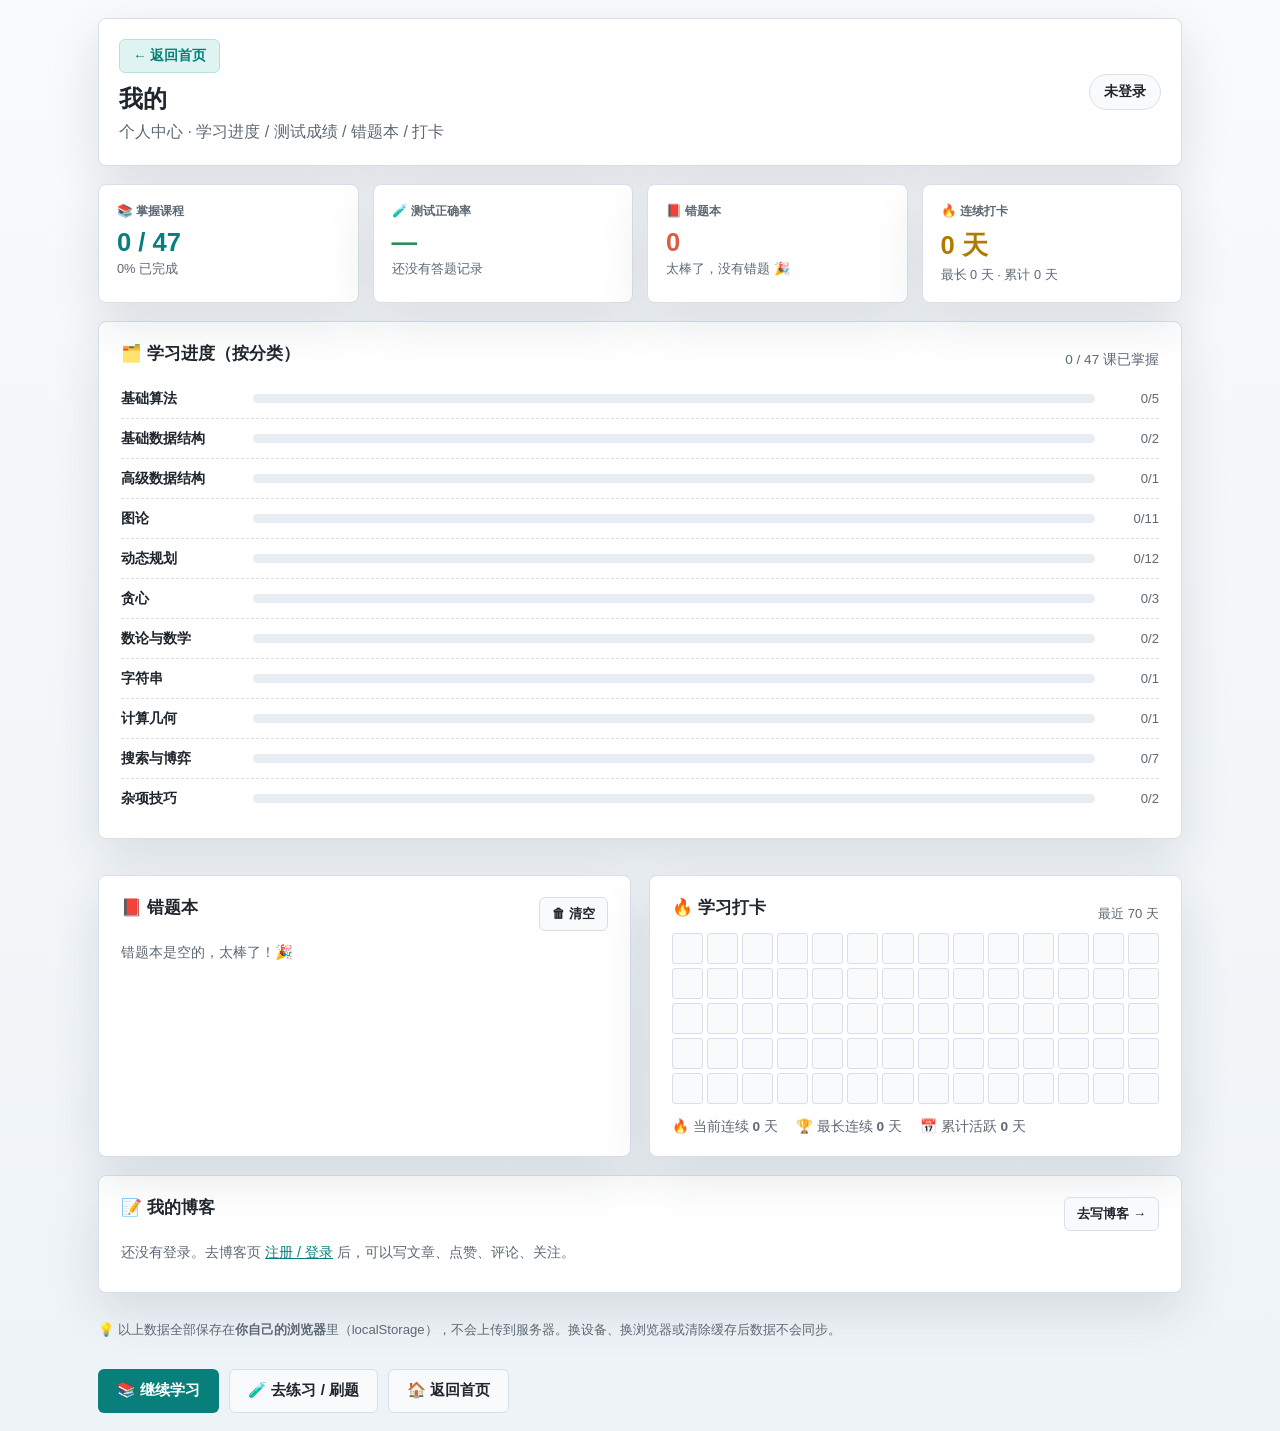
<file: my/index.html>
<!DOCTYPE html>
<html lang="zh-CN">
<head>
  <meta charset="UTF-8" />
  <meta name="viewport" content="width=device-width, initial-scale=1.0" />
  <title>AlgoForge - 我的</title>
  <link rel="manifest" href="../manifest.json">
  <meta name="theme-color" content="#087f7b">
  <meta name="apple-mobile-web-app-capable" content="yes">
  <meta name="apple-mobile-web-app-status-bar-style" content="black-translucent">
  <style>
    :root {
      color-scheme: light;
      --bg: #eef3f7;
      --surface: #ffffff;
      --surface-soft: #f8fafc;
      --ink: #20262d;
      --muted: #5d6874;
      --line: #d7e0e8;
      --teal: #087f7b;
      --teal-soft: #dff3f1;
      --coral: #d85f45;
      --gold: #b17a00;
      --green: #2b8c56;
      --green-soft: #e5f6ec;
      --shadow: 0 18px 50px rgba(28, 42, 54, 0.12);
      --radius: 8px;
      font-family: "Microsoft YaHei", "PingFang SC", "Segoe UI", Arial, sans-serif;
    }
    :root[data-theme="dark"] {
      color-scheme: dark;
      --bg: #0a0f14;
      --surface: #121a22;
      --surface-soft: #18222c;
      --ink: #e6edf3;
      --muted: #93a1ad;
      --line: #26323d;
      --teal: #3fb5ae;
      --teal-soft: #12353a;
      --coral: #e8846b;
      --gold: #d9a13c;
      --green: #4caf79;
      --green-soft: #14352a;
      --shadow: 0 18px 50px rgba(0, 0, 0, 0.4);
    }
    * { box-sizing: border-box; }
    body {
      margin: 0; min-height: 100vh;
      background: linear-gradient(180deg, rgba(255,255,255,0.6), rgba(238,243,247,0.9)), var(--bg);
      color: var(--ink);
    }
    :root[data-theme="dark"] body {
      background: linear-gradient(180deg, #0f171f, var(--bg));
    }
    a { color: var(--teal); }
    .app-shell { width: min(1120px, 100%); margin: 0 auto; padding: 18px; }

    /* Topbar */
    .topbar {
      display: flex; align-items: center; justify-content: space-between; gap: 18px;
      min-height: 92px; padding: 20px;
      background: var(--surface); border: 1px solid var(--line);
      border-radius: var(--radius); box-shadow: var(--shadow);
    }
    .brand-block { min-width: 0; }
    .back-button {
      display: inline-flex; align-items: center; gap: 6px; padding: 7px 13px;
      margin-bottom: 10px; color: var(--teal); background: var(--teal-soft);
      border: 1px solid #b7dfdc; border-radius: 6px; font-weight: 850;
      font-size: 0.85rem; cursor: pointer; text-decoration: none; transition: all 220ms ease;
    }
    .back-button:hover { background: #c8e8e5; border-color: var(--teal); }
    h1 { margin: 0 0 4px; font-size: 1.5rem; }
    .subtitle { margin: 0; color: var(--muted); line-height: 1.6; }
    .user-chip {
      display: inline-flex; align-items: center; gap: 10px; padding: 8px 14px;
      background: var(--surface-soft); border: 1px solid var(--line); border-radius: 999px;
      white-space: nowrap; font-weight: 700; font-size: 0.85rem;
    }
    .avatar {
      width: 30px; height: 30px; flex-shrink: 0; display: inline-grid; place-items: center;
      color: #fff; background: linear-gradient(135deg, #087f7b, #0a9e99);
      border-radius: 50%; font-weight: 900; font-size: 0.9rem;
    }

    /* Stat cards */
    .stat-grid {
      display: grid; grid-template-columns: repeat(auto-fit, minmax(210px, 1fr));
      gap: 14px; margin-top: 18px;
    }
    .stat-card {
      padding: 18px; background: var(--surface); border: 1px solid var(--line);
      border-radius: var(--radius); box-shadow: var(--shadow);
    }
    .stat-label { margin: 0; color: var(--muted); font-size: 0.78rem; font-weight: 800; }
    .stat-value { margin: 8px 0 0; font-size: 1.6rem; font-weight: 900; }
    .stat-note { margin: 4px 0 0; color: var(--muted); font-size: 0.8rem; }
    .stat-value.teal { color: var(--teal); }
    .stat-value.green { color: var(--green); }
    .stat-value.coral { color: var(--coral); }
    .stat-value.gold { color: var(--gold); }

    /* Panels */
    .panel {
      margin-top: 18px; padding: 20px 22px;
      background: var(--surface); border: 1px solid var(--line);
      border-radius: var(--radius); box-shadow: var(--shadow);
    }
    .panel h2 { margin: 0 0 14px; font-size: 1.05rem; display: flex; align-items: center; gap: 8px; }
    .panel-head { display: flex; align-items: center; justify-content: space-between; gap: 12px; flex-wrap: wrap; }

    /* Progress bar */
    .bar-track { height: 12px; overflow: hidden; background: #e7edf2; border-radius: 999px; }
    :root[data-theme="dark"] .bar-track { background: #1d2935; }
    .bar-fill { height: 100%; background: linear-gradient(90deg, var(--teal), var(--green)); border-radius: inherit; transition: width 400ms ease; }

    /* Category list */
    .cat-row { display: flex; align-items: center; gap: 12px; padding: 10px 0; border-bottom: 1px dashed var(--line); }
    .cat-row:last-child { border-bottom: none; }
    .cat-name { flex-shrink: 0; min-width: 120px; font-weight: 800; font-size: 0.9rem; }
    .cat-bar { flex: 1; height: 9px; background: #e7edf2; border-radius: 999px; overflow: hidden; }
    :root[data-theme="dark"] .cat-bar { background: #1d2935; }
    .cat-fill { height: 100%; background: linear-gradient(90deg, var(--teal), var(--green)); border-radius: inherit; }
    .cat-count { flex-shrink: 0; color: var(--muted); font-size: 0.82rem; min-width: 52px; text-align: right; }

    /* Two-column layout */
    .two-col { display: grid; grid-template-columns: 1fr 1fr; gap: 18px; margin-top: 18px; }
    @media (max-width: 800px) { .two-col { grid-template-columns: 1fr; } }

    /* Error book */
    .error-item {
      padding: 12px 14px; margin-bottom: 10px; background: var(--surface-soft);
      border: 1px solid var(--line); border-left: 3px solid var(--coral); border-radius: 6px;
    }
    .error-q { font-weight: 700; margin-bottom: 6px; }
    .error-a { color: var(--muted); font-size: 0.85rem; line-height: 1.6; }
    .error-explain { margin-top: 6px; color: var(--muted); font-size: 0.82rem; line-height: 1.6; }

    /* Streak calendar */
    .cal { display: grid; grid-template-columns: repeat(14, 1fr); gap: 4px; }
    .cal-day {
      aspect-ratio: 1; border-radius: 3px; background: var(--surface-soft);
      border: 1px solid var(--line);
    }
    .cal-day.lv1 { background: #b7e3d8; border-color: #8ed0c2; }
    .cal-day.lv2 { background: #79cdbb; border-color: #55b8a4; }
    .cal-day.lv3 { background: #3fb09c; border-color: #2f9a86; }
    .cal-day.lv4 { background: #0e8b78; border-color: #0a7a68; }
    :root[data-theme="dark"] .cal-day { background: #18222c; border-color: #26323d; }
    .streak-stats { margin-top: 14px; display: flex; gap: 18px; flex-wrap: wrap; color: var(--muted); font-size: 0.85rem; }

    .empty { color: var(--muted); padding: 10px 0; font-size: 0.9rem; }

    .actions { display: flex; gap: 10px; margin-top: 20px; flex-wrap: wrap; }
    .primary-button {
      color: #fff; background: var(--teal); min-height: 44px;
      display: inline-flex; align-items: center; justify-content: center; gap: 8px;
      padding: 0 18px; border: 1px solid transparent; border-radius: 6px;
      font-weight: 900; font-size: 0.95rem; cursor: pointer; text-decoration: none;
    }
    .primary-button:hover { background: #056c69; }
    .ghost-button {
      color: var(--ink); background: var(--surface-soft); border: 1px solid var(--line);
      border-radius: 6px; min-height: 44px; display: inline-flex; align-items: center;
      justify-content: center; gap: 8px; padding: 0 18px;
      font-weight: 900; font-size: 0.95rem; cursor: pointer; text-decoration: none;
    }
    .ghost-button:hover { background: #eef6f5; border-color: var(--teal); }
  </style>
</head>
<body>
  <div class="app-shell">
    <!-- Topbar -->
    <div class="topbar">
      <div class="brand-block">
        <a class="back-button" href="../index.html">← 返回首页</a>
        <h1>我的</h1>
        <p class="subtitle">个人中心 · 学习进度 / 测试成绩 / 错题本 / 打卡</p>
      </div>
      <div class="user-chip" id="userChip"></div>
    </div>

    <!-- Stats -->
    <div class="stat-grid">
      <div class="stat-card">
        <p class="stat-label">📚 掌握课程</p>
        <p class="stat-value teal" id="statLessons">-</p>
        <p class="stat-note" id="statLessonsNote"></p>
      </div>
      <div class="stat-card">
        <p class="stat-label">🧪 测试正确率</p>
        <p class="stat-value green" id="statQuiz">-</p>
        <p class="stat-note" id="statQuizNote"></p>
      </div>
      <div class="stat-card">
        <p class="stat-label">📕 错题本</p>
        <p class="stat-value coral" id="statErrors">-</p>
        <p class="stat-note" id="statErrorsNote"></p>
      </div>
      <div class="stat-card">
        <p class="stat-label">🔥 连续打卡</p>
        <p class="stat-value gold" id="statStreak">-</p>
        <p class="stat-note" id="statStreakNote"></p>
      </div>
    </div>

    <!-- Learning progress by category -->
    <div class="panel">
      <div class="panel-head">
        <h2>🗂️ 学习进度（按分类）</h2>
        <span style="color:var(--muted);font-size:0.85rem;" id="progressTotal"></span>
      </div>
      <div id="categoryList"></div>
    </div>

    <!-- Two-column: error book + streak -->
    <div class="two-col">
      <div class="panel">
        <div class="panel-head">
          <h2>📕 错题本</h2>
          <button class="ghost-button" id="clearErrorBtn" style="min-height:34px;padding:0 12px;font-size:0.82rem;">🗑 清空</button>
        </div>
        <div id="errorList"></div>
      </div>
      <div class="panel">
        <div class="panel-head">
          <h2>🔥 学习打卡</h2>
          <span style="color:var(--muted);font-size:0.82rem;">最近 70 天</span>
        </div>
        <div class="cal" id="calGrid"></div>
        <div class="streak-stats" id="streakStats"></div>
      </div>
    </div>

    <!-- My blog -->
    <div class="panel">
      <div class="panel-head">
        <h2>📝 我的博客</h2>
        <a class="ghost-button" href="../blog.html" style="min-height:34px;padding:0 12px;font-size:0.82rem;">去写博客 →</a>
      </div>
      <div id="blogSummary"></div>
    </div>

    <!-- Local-only notice -->
    <div class="empty" style="margin-top:18px;font-size:0.82rem;">
      💡 以上数据全部保存在<strong>你自己的浏览器</strong>里（localStorage），不会上传到服务器。换设备、换浏览器或清除缓存后数据不会同步。
    </div>

    <!-- Actions -->
    <div class="actions">
      <a class="primary-button" href="../learn.html">📚 继续学习</a>
      <a class="ghost-button" href="../practice.html">🧪 去练习 / 刷题</a>
      <a class="ghost-button" href="../index.html">🏠 返回首页</a>
    </div>
  </div>

  <script src="../data.js"></script>
  <script>
  (function () {
    // ---- theme ----
    try {
      var theme = localStorage.getItem('blogTheme') || 'light';
      document.documentElement.setAttribute('data-theme', theme);
    } catch (e) {}

    function esc(s) {
      return String(s == null ? '' : s).replace(/[&<>"']/g, function (c) {
        return { '&': '&amp;', '<': '&lt;', '>': '&gt;', '"': '&quot;', "'": '&#39;' }[c];
      });
    }
    function load(key, fallback) {
      try { var v = JSON.parse(localStorage.getItem(key) || 'null'); return v == null ? fallback : v; }
      catch (e) { return fallback; }
    }
    // ---- current user ----
    var user = load('blogCurrentUser', null);
    var username = user && user.username ? user.username : null;

    function keyFor(prefix, legacy) {
      return username ? (prefix + '_' + username) : legacy;
    }

    // ---- read data (globals are `const` in ../data.js, so not attached to window) ----
    var _lessons = (typeof lessons !== 'undefined') ? lessons : [];
    var _quizzes = (typeof quizzes !== 'undefined') ? quizzes : [];

    // progress: merge legacy + per-user (site writes to per-user when logged in, legacy otherwise)
    var completedIdx = {};
    try {
      (JSON.parse(localStorage.getItem('algorithmProgress') || '[]') || []).forEach(function (i) { completedIdx[i] = 1; });
    } catch (e) {}
    try {
      (JSON.parse(localStorage.getItem('algo_progress_' + username) || '[]') || []).forEach(function (i) { completedIdx[i] = 1; });
    } catch (e) {}

    var quizStats = load(keyFor('algo_quiz', 'algoQuiz'), null);
    var errorBook = load(keyFor('algo_errorbook', 'algoErrorbook'), []);
    var streakData = load(keyFor('algo_streak', 'algoStreak'), {});
    var posts = load('blogPosts', []);

    // ---- user chip ----
    var chip = document.getElementById('userChip');
    if (username) {
      chip.innerHTML = '<span class="avatar">' + esc(username.substring(0, 1).toUpperCase()) + '</span>' +
        '<span>@' + esc(username) + '</span>';
    } else {
      chip.innerHTML = '<span>未登录</span>';
    }

    // ---- lesson stats ----
    var completedCount = Object.keys(completedIdx).filter(function (i) { return i >= 0 && i < _lessons.length; }).length;
    var totalLessons = _lessons.length;
    document.getElementById('statLessons').textContent = totalLessons ? (completedCount + ' / ' + totalLessons) : '—';
    document.getElementById('statLessonsNote').textContent = totalLessons
      ? Math.round(completedCount / totalLessons * 100) + '% 已完成'
      : '暂无课程数据';

    // ---- quiz stats ----
    var qCorrect = (quizStats && quizStats.correctAnswers) || 0;
    var qAnswered = (quizStats && Array.isArray(quizStats.answeredQuestions)) ? quizStats.answeredQuestions.length : 0;
    var acc = qAnswered ? Math.round(qCorrect / qAnswered * 100) : null;
    document.getElementById('statQuiz').textContent = (acc === null) ? '—' : (acc + '%');
    document.getElementById('statQuizNote').textContent = qAnswered ? ('答对 ' + qCorrect + ' / ' + qAnswered + ' 题') : '还没有答题记录';

    // ---- error book stats ----
    document.getElementById('statErrors').textContent = errorBook.length || '0';
    document.getElementById('statErrorsNote').textContent = errorBook.length ? '做错的题都在这里' : '太棒了，没有错题 🎉';

    // ---- streak stats ----
    var streakKeys = Object.keys(streakData || {}).filter(function (d) { return streakData[d] > 0; });
    var todayKey = new Date().toISOString().slice(0, 10);
    function dayKey(offset) { var d = new Date(); d.setDate(d.getDate() - offset); return d.toISOString().slice(0, 10); }
    var currentStreak = 0;
    for (var s = 0; s < 365; s++) { if (streakData[dayKey(s)]) currentStreak++; else break; }
    var sorted = streakKeys.slice().sort();
    var longest = 0, temp = 0;
    sorted.forEach(function (d, i) {
      if (i === 0) temp = 1;
      else {
        var diff = (new Date(sorted[i]) - new Date(sorted[i - 1])) / 86400000;
        temp = diff === 1 ? temp + 1 : 1;
      }
      if (temp > longest) longest = temp;
    });
    document.getElementById('statStreak').textContent = currentStreak + ' 天';
    document.getElementById('statStreakNote').textContent = '最长 ' + longest + ' 天 · 累计 ' + streakKeys.length + ' 天';

    // ---- category breakdown ----
    var catList = document.getElementById('categoryList');
    var cats = {};
    _lessons.forEach(function (l, i) {
      var c = l.category || '未分类';
      if (!cats[c]) cats[c] = { total: 0, done: 0 };
      cats[c].total++;
      if (completedIdx[i]) cats[c].done++;
    });
    document.getElementById('progressTotal').textContent = completedCount + ' / ' + totalLessons + ' 课已掌握';
    var catNames = Object.keys(cats);
    if (!catNames.length) {
      catList.innerHTML = '<div class="empty">暂无课程数据</div>';
    } else {
      var ch = '';
      catNames.forEach(function (c) {
        var d = cats[c];
        var pct = d.total ? Math.round(d.done / d.total * 100) : 0;
        ch += '<div class="cat-row">' +
          '<span class="cat-name">' + esc(c) + '</span>' +
          '<div class="cat-bar"><div class="cat-fill" style="width:' + pct + '%"></div></div>' +
          '<span class="cat-count">' + d.done + '/' + d.total + '</span>' +
          '</div>';
      });
      catList.innerHTML = ch;
    }

    // ---- error book list ----
    var errArea = document.getElementById('errorList');
    if (!errorBook.length) {
      errArea.innerHTML = '<div class="empty">错题本是空的，太棒了！🎉</div>';
    } else {
      var eh = '';
      var show = errorBook.slice(0, 20);
      show.forEach(function (item) {
        var correctTxt = item.answers && item.answers[item.correct] ? item.answers[item.correct] : '';
        eh += '<div class="error-item">' +
          '<div class="error-q">' + esc(item.question) + '</div>' +
          '<div class="error-a">✅ 正确答案：' + esc(correctTxt) + '</div>' +
          (item.explain ? '<div class="error-explain">' + esc(item.explain) + '</div>' : '') +
          '</div>';
      });
      if (errorBook.length > 20) eh += '<div class="empty">…还有 ' + (errorBook.length - 20) + ' 道错题</div>';
      errArea.innerHTML = eh;
    }
    document.getElementById('clearErrorBtn').addEventListener('click', function () {
      if (!confirm('确定清空错题本吗？')) return;
      try { localStorage.setItem(keyFor('algo_errorbook', 'algoErrorbook'), '[]'); } catch (e) {}
      location.reload();
    });

    // ---- streak calendar ----
    var grid = document.getElementById('calGrid');
    var gh = '';
    for (var i = 69; i >= 0; i--) {
      var k = dayKey(i);
      var c = streakData[k] || 0;
      var lv = 0;
      if (c >= 4) lv = 4; else if (c >= 3) lv = 3; else if (c >= 2) lv = 2; else if (c >= 1) lv = 1;
      gh += '<div class="cal-day' + (lv ? ' lv' + lv : '') + '" title="' + k + '：' + c + ' 次"></div>';
    }
    grid.innerHTML = gh;
    document.getElementById('streakStats').innerHTML =
      '<span>🔥 当前连续 <strong>' + currentStreak + '</strong> 天</span>' +
      '<span>🏆 最长连续 <strong>' + longest + '</strong> 天</span>' +
      '<span>📅 累计活跃 <strong>' + streakKeys.length + '</strong> 天</span>';

    // ---- blog summary ----
    var blogArea = document.getElementById('blogSummary');
    if (username) {
      var mine = posts.filter(function (p) { return p.author === username; });
      var pub = mine.filter(function (p) { return p.status !== 'draft'; }).length;
      var draft = mine.filter(function (p) { return p.status === 'draft'; }).length;
      blogArea.innerHTML = '<div class="empty">@' + esc(username) + ' 共 <strong>' + mine.length + '</strong> 篇文章（已发布 ' + pub + ' · 草稿 ' + draft + '）。博客数据保存在本地浏览器。</div>';
    } else {
      blogArea.innerHTML = '<div class="empty">还没有登录。去博客页 <a href="../blog.html">注册 / 登录</a> 后，可以写文章、点赞、评论、关注。</div>';
    }
  })();
  </script>
</body>
</html>
</file>
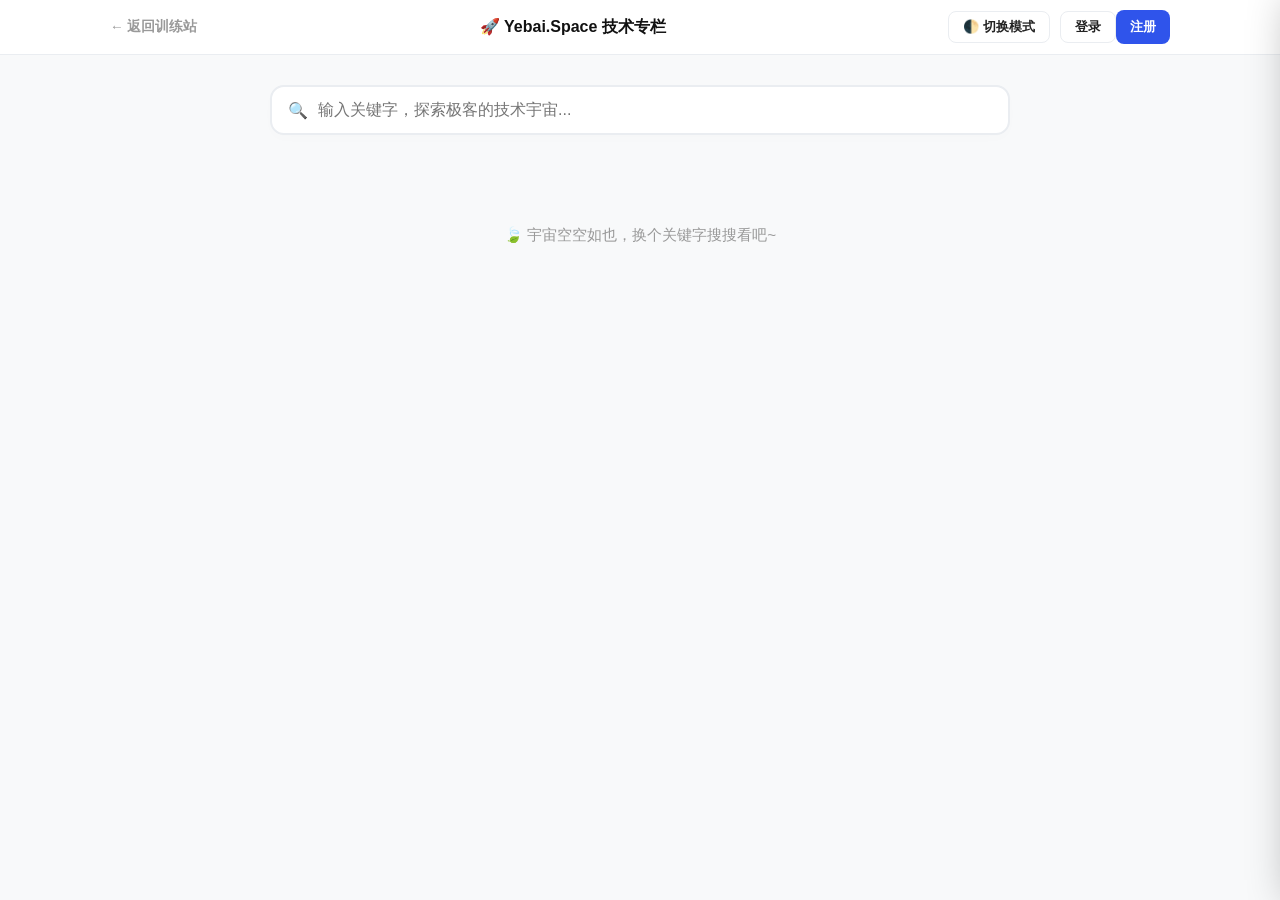
<file: blog.html>
<!DOCTYPE html>
<html lang="zh-CN">
<head>
    <meta charset="UTF-8">
    <meta name="viewport" content="width=device-width, initial-scale=1.0">
    <title>技术博客 - ICPC/CCPC 算法训练站</title>
    <link rel="manifest" href="manifest.json">
    <meta name="theme-color" content="#087f7b">
    <meta name="apple-mobile-web-app-capable" content="yes">
    <meta name="apple-mobile-web-app-status-bar-style" content="black-translucent">
    <link rel="stylesheet" href="styles.css">
    <link rel="stylesheet" href="blog.css">
</head>
<body>
    <!-- 导航栏 -->
    <nav class="blog-nav">
        <div class="blog-nav-inner">
            <a href="index.html" class="blog-nav-brand" data-transition="index.html" onclick="if(typeof window.navigateWithTransition==='function'){event.preventDefault();window.navigateWithTransition('index.html');}">← 返回训练站</a>
            <span class="blog-nav-title">🚀 Yebai.Space 技术专栏</span>
            <div class="blog-nav-actions">
                <button id="themeToggle" class="blog-btn-sm">🌓 切换模式</button>
                <div id="authArea"></div>
            </div>
        </div>
    </nav>

    <!-- 登录模态框 -->
    <div id="loginModal" class="blog-modal">
        <div class="blog-modal-backdrop"></div>
        <div class="blog-modal-content">
            <div class="blog-modal-header">
                <h3>欢迎回家，请登录</h3>
                <button class="blog-modal-close" onclick="closeModal('loginModal')">✕</button>
            </div>
            <div class="blog-modal-body">
                <label>用户名</label>
                <input id="loginUser" type="text" placeholder="请输入用户名">
                <label>密码</label>
                <input id="loginPass" type="password" placeholder="请输入密码">
                <p id="loginErr" class="blog-error"></p>
                <button class="blog-btn-primary" onclick="doLogin()">立即登录</button>
                <p class="blog-text-center">没有账号？<a href="#" onclick="switchToRegister()">点击注册</a></p>
            </div>
        </div>
    </div>

    <!-- 注册模态框 -->
    <div id="registerModal" class="blog-modal">
        <div class="blog-modal-backdrop"></div>
        <div class="blog-modal-content">
            <div class="blog-modal-header">
                <h3>🎉 注册新账号</h3>
                <button class="blog-modal-close" onclick="closeModal('registerModal')">✕</button>
            </div>
            <div class="blog-modal-body">
                <label>用户名</label>
                <input id="regUser" type="text" placeholder="请设置用户名">
                <label>邮箱</label>
                <input id="regEmail" type="email" placeholder="请输入邮箱">
                <label>密码</label>
                <input id="regPass" type="password" placeholder="请设置密码(至少6位)">
                <p id="regErr" class="blog-error"></p>
                <button class="blog-btn-primary green" onclick="doRegister()">马上注册</button>
                <p class="blog-text-center">已有账号？<a href="#" onclick="switchToLogin()">点击登录</a></p>
            </div>
        </div>
    </div>

    <!-- 删除确认模态框 -->
    <div id="deleteModal" class="blog-modal">
        <div class="blog-modal-backdrop"></div>
        <div class="blog-modal-content" style="max-width:400px;">
            <div class="blog-modal-body" style="text-align:center;padding:32px;">
                <div style="font-size:2.5rem;margin-bottom:12px;">⚠️</div>
                <h3>确认要删除文章吗？</h3>
                <p style="color:var(--muted);font-size:0.88rem;margin-bottom:20px;">此操作不可恢复，文章和评论将全部删除！</p>
                <div style="display:flex;gap:10px;justify-content:center;">
                    <button class="blog-btn-sm" onclick="closeModal('deleteModal')">算了吧</button>
                    <button class="blog-btn-danger" id="confirmDeleteBtn">决意删除</button>
                </div>
            </div>
        </div>
    </div>

    <!-- ========== 主视图区域 ========== -->

    <!-- 首页/文章列表 -->
    <div id="viewHome" class="blog-container">
        <!-- 用户侧边抽屉 -->
        <div id="userDrawer" class="blog-drawer">
            <div class="blog-drawer-header">
                <div class="blog-drawer-avatar" id="drawerAvatar"></div>
                <div>
                    <div class="blog-drawer-name" id="drawerName"></div>
                    <div class="blog-drawer-sub">欢迎回到极客空间</div>
                </div>
                <button class="blog-drawer-close" onclick="closeDrawer()">✕</button>
            </div>
            <div class="blog-drawer-body">
                <a class="blog-drawer-item" onclick="showView('viewEditor');openEditor();">
                    <span>🚀</span><div><div>发布新技术推文</div><small>分享你的最新极客见解</small></div>
                </a>
                <a class="blog-drawer-item" onclick="showNotifications();">
                    <span>📩</span><div><div>互动消息中心 <span id="drawerBadge" class="blog-badge" style="display:none;"></span></div><small>捕获全新的读者评论与点赞</small></div>
                </a>
                <a class="blog-drawer-item" onclick="showMessages();">
                    <span>💬</span><div><div>我的私信 <span id="msgBadge" class="blog-badge" style="display:none;"></span></div><small>与关注的人私密交流</small></div>
                </a>
                <a class="blog-drawer-item" onclick="showDrafts();">
                    <span>💾</span><div><div>我的独立草稿箱</div><small>保存未完待续的灵感</small></div>
                </a>
                <a class="blog-drawer-item" onclick="showMyProfile();">
                    <span>🌐</span><div><div>我的个人社交主页</div><small>看自己斩获的总赞数和粉丝</small></div>
                </a>
                <a class="blog-drawer-item" onclick="showSettings();">
                    <span>⚙️</span><div><div>账号配置中心</div><small>修改昵称、更换炫酷头像</small></div>
                </a>
                <div class="blog-drawer-divider"></div>
                <button class="blog-btn-outline-danger" onclick="doLogout()">🔒 安全退出登录</button>
            </div>
        </div>

        <div class="blog-search-box">
            <span class="blog-search-icon">🔍</span>
            <input id="searchInput" type="text" placeholder="输入关键字，探索极客的技术宇宙..." oninput="renderPostList()">
        </div>
        <div id="postGrid" class="blog-grid"></div>
    </div>

    <!-- 文章详情 -->
    <div id="viewDetail" class="blog-container" style="display:none;">
        <div id="detailContent"></div>
    </div>

    <!-- 编辑器 -->
    <div id="viewEditor" class="blog-container" style="display:none;">
        <div class="blog-editor-wrap">
            <div class="blog-editor-header">
                <h2 id="editorTitle">🚀 记录极客灵感</h2>
                <span class="blog-editor-mode">Workspace / Creative</span>
            </div>
            <div class="blog-editor-row">
                <div style="flex:2;">
                    <label>文章标题</label>
                    <input id="edTitle" type="text" placeholder="好名字能引来更多极客围观...">
                </div>
                <div style="flex:1;">
                    <label>分类标签</label>
                    <input id="edTags" type="text" placeholder="如: Python,Django,架构">
                </div>
            </div>
            <div class="blog-toolbar">
                <button onclick="edInsert('**','**')" title="加粗"><b>B</b></button>
                <button onclick="edInsert('*','*')" title="斜体"><i>I</i></button>
                <button onclick="edInsert('~~','~~')" title="删除线"><s>S</s></button>
                <span class="blog-toolbar-div"></span>
                <button onclick="edInsert('# ','\n')" title="H1">H₁</button>
                <button onclick="edInsert('## ','\n')" title="H2">H₂</button>
                <button onclick="edInsert('### ','\n')" title="H3">H₃</button>
                <span class="blog-toolbar-div"></span>
                <button onclick="edInsert('> ','\n')" title="引用">❝</button>
                <button onclick="edInsert('\n---\n','')" title="分割线">―</button>
                <button onclick="edInsert('`','`')" title="行内代码">`</button>
                <button onclick="edInsert('\n```\n','\n```\n')" title="代码块">&lt;/&gt;</button>
                <span class="blog-toolbar-div"></span>
                <button onclick="edInsert('- ','\n')" title="列表">•</button>
                <button onclick="edInsert('1. ','\n')" title="有序列表">1.</button>
                <button onclick="edInsert('[链接文字](',')')" title="链接">🔗</button>
                <button onclick="edInsert('\n| 表头1 | 表头2 |\n| --- | --- |\n| 内容1 | 内容2 |\n','')" title="表格">▦</button>
                <button class="blog-toolbar-split" onclick="toggleSplit()">◫</button>
            </div>
            <div class="blog-editor-workspace">
                <textarea id="edContent" placeholder="用技术连接世界，写下你的洞察..." oninput="updatePreview()"></textarea>
                <div id="previewPanel" class="blog-preview" style="display:none;">
                    <div class="blog-preview-label">📊 实时渲染舱 (LIVE PREVIEW)</div>
                    <div id="previewOutput"></div>
                </div>
            </div>
            <div class="blog-editor-actions">
                <button class="blog-btn-primary" onclick="publishPost()">🚀 马上公开发布</button>
                <button class="blog-btn-outline" onclick="saveDraft()">💾 存为草稿</button>
                <button class="blog-btn-outline" onclick="showView('viewHome');renderPostList();">取消</button>
            </div>
        </div>
    </div>

    <!-- 草稿箱 -->
    <div id="viewDrafts" class="blog-container" style="display:none;">
        <div class="blog-page-header">
            <h2>💾 我的草稿箱 <span id="draftCount" class="blog-count-badge">0</span></h2>
            <button class="blog-btn-sm" onclick="showView('viewHome');renderPostList();">🔙 返回首页</button>
        </div>
        <div id="draftList"></div>
    </div>

    <!-- 个人设置 -->
    <div id="viewSettings" class="blog-container" style="display:none;">
        <div style="max-width:600px;margin:0 auto;">
            <a class="blog-btn-sm" onclick="showView('viewHome');renderPostList();" style="margin-bottom:20px;">🔙 返回首页</a>
            <div class="blog-card" style="padding:32px;">
                <h2 style="text-align:center;margin-bottom:24px;">⚙️ 个人设置</h2>
                <div class="blog-stat-row">
                    <div class="blog-stat-box"><div class="blog-stat-num" id="setLikes">0</div><div class="blog-stat-label">收获总赞</div></div>
                    <div class="blog-stat-box"><div class="blog-stat-num" id="setPosts">0</div><div class="blog-stat-label">已发推文</div></div>
                </div>
                <label>用户名</label>
                <input id="setUser" type="text">
                <label>邮箱</label>
                <input id="setEmail" type="email">
                <button class="blog-btn-primary" onclick="saveSettings()" style="margin-top:12px;">保存修改</button>
            </div>
        </div>
    </div>

    <!-- 作者主页 -->
    <div id="viewAuthor" class="blog-container" style="display:none;">
        <div style="max-width:650px;margin:0 auto;">
            <button class="blog-back-btn" onclick="showView('viewHome');renderPostList();">← 返回</button>
            <div id="authorContent"></div>
        </div>
    </div>

    <!-- 通知中心 -->
    <div id="viewNotify" class="blog-container" style="display:none;">
        <div style="max-width:650px;margin:0 auto;">
            <div class="blog-page-header">
                <h2>📩 通知中心</h2>
                <button class="blog-btn-sm" onclick="showView('viewHome');renderPostList();">返回首页</button>
            </div>
            <div id="notifyList"></div>
        </div>
    </div>

    <!-- 私信界面 -->
    <div id="viewMessages" class="blog-container" style="display:none;">
        <div class="msg-layout">
            <!-- 左侧：对话列表 -->
            <div class="msg-sidebar" id="msgSidebar">
                <div class="msg-sidebar-header">
                    <h3>💬 私信</h3>
                    <button class="blog-btn-sm" onclick="showView('viewHome');renderPostList();">返回</button>
                </div>
                <div id="msgConvList" class="msg-conv-list"></div>
            </div>
            <!-- 右侧：聊天窗口 -->
            <div class="msg-chat" id="msgChatArea">
                <div class="msg-chat-header" id="msgChatHeader">
                    <span style="color:var(--blog-meta);font-weight:400;">选择一个对话开始聊天</span>
                </div>
                <div class="msg-chat-messages" id="msgChatMessages">
                    <div class="msg-empty-chat">
                        <div>
                            <div style="font-size:3rem;margin-bottom:12px;">💬</div>
                            <div>选择左侧的对话，或从用户主页发起私信</div>
                        </div>
                    </div>
                </div>
                <div class="msg-chat-input-area" id="msgChatInputArea" style="display:none;">
                    <div class="msg-toolbar">
                        <button class="msg-tool-btn" onclick="msgPickFile()" title="发送文件">📎</button>
                        <button class="msg-tool-btn" onclick="msgPickImage()" title="发送图片">🖼️</button>
                        <button class="msg-tool-btn" onclick="msgToggleEmoji()" title="表情">😊</button>
                    </div>
                    <div id="msgEmojiPanel" class="msg-emoji-panel"></div>
                    <div class="msg-input-row">
                        <textarea id="msgInput" placeholder="输入消息..." rows="1"></textarea>
                        <button class="blog-btn-primary" onclick="msgSend()" style="min-height:38px;">发送</button>
                    </div>
                    <input type="file" id="msgFileInput" style="display:none;" onchange="msgHandleFile(event)">
                    <input type="file" id="msgImageInput" accept="image/*" style="display:none;" onchange="msgHandleImage(event)">
                </div>
            </div>
        </div>
    </div>

    <script src="blog.js"></script>
    <script src="transition.js"></script>
    <script>
if('serviceWorker' in navigator){navigator.serviceWorker.register('./sw.js').catch(()=>{});}
</script>
</body>
</html>
</file>
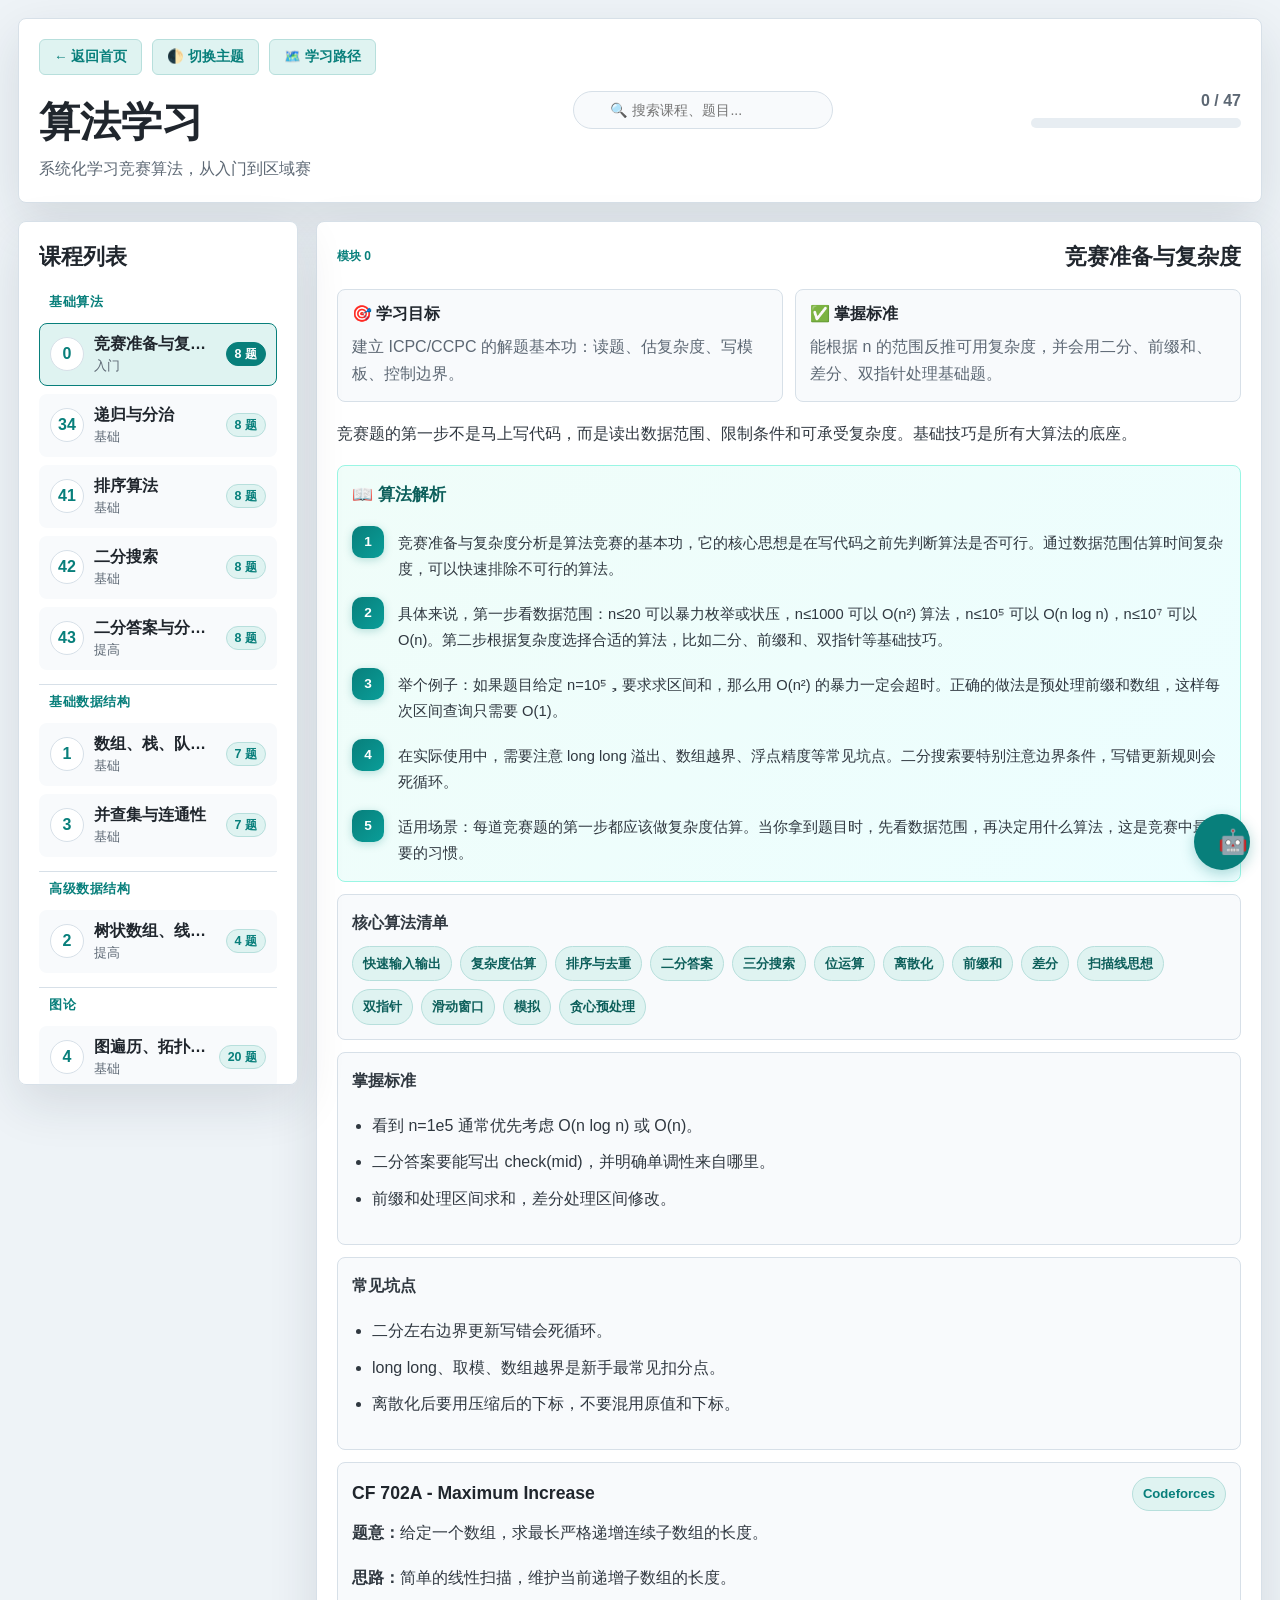
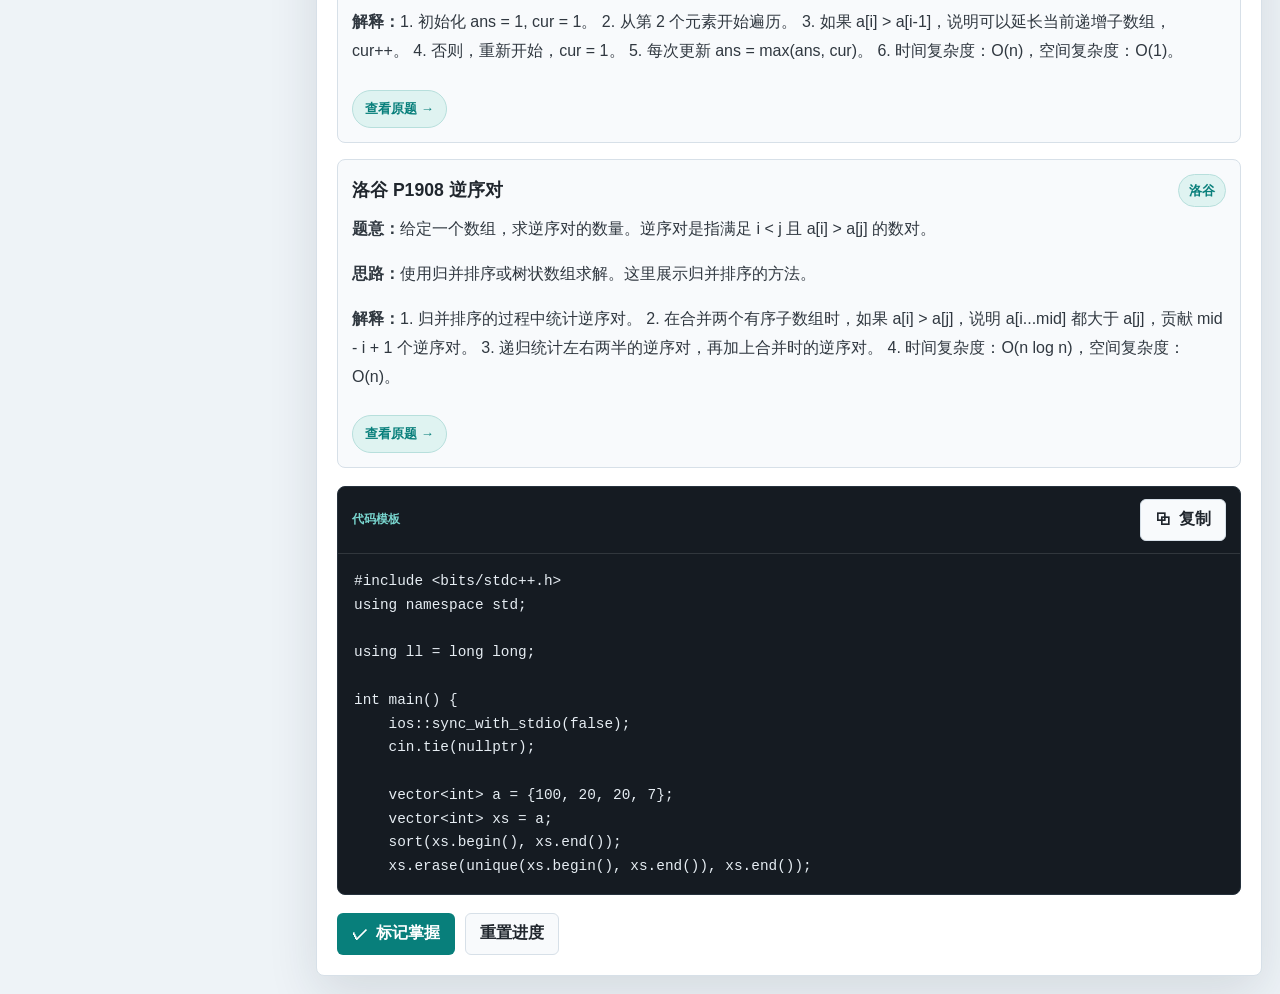
<file: learn.html>
<!DOCTYPE html>
<html lang="zh-CN">
<head>
  <meta charset="UTF-8" />
  <meta name="viewport" content="width=device-width, initial-scale=1.0" />
  <title>AlgoForge - 学习</title>
  <link rel="manifest" href="manifest.json">
  <meta name="theme-color" content="#087f7b">
  <meta name="apple-mobile-web-app-capable" content="yes">
  <meta name="apple-mobile-web-app-status-bar-style" content="black-translucent">
  <link rel="stylesheet" href="styles.css" />
  <style>
    /* Ensure learn page content is visible */
    #learnPage { min-height: 100vh; background: var(--bg); }
    .learn-workspace { display: grid !important; grid-template-columns: 280px 1fr !important; gap: 18px; margin-top: 18px; }
    .lesson-panel { background: var(--surface) !important; border: 1px solid var(--line) !important; border-radius: var(--radius) !important; box-shadow: var(--shadow) !important; padding: 20px !important; }
    .lesson-list { display: grid; gap: 8px; margin-top: 14px; }
    .lesson-item { width: 100%; min-height: 62px; display: grid; grid-template-columns: 34px minmax(0, 1fr) auto; gap: 10px; align-items: center; padding: 10px; color: var(--ink); background: var(--surface-soft); border: 1px solid transparent; border-radius: var(--radius); text-align: left; cursor: pointer; }
    .lesson-item:hover, .lesson-item.active { border-color: var(--teal); background: var(--teal-soft); }
    .lesson-item.done .lesson-index { color: #fff; background: var(--green); }
    .lesson-index { width: 34px; height: 34px; display: inline-grid; place-items: center; color: var(--teal); background: #fff; border: 1px solid var(--line); border-radius: 50%; font-weight: 900; }
    .lesson-name { display: block; overflow: hidden; font-weight: 850; text-overflow: ellipsis; white-space: nowrap; }
    .lesson-time { display: block; margin-top: 2px; color: var(--muted); font-size: 0.82rem; }
    .lesson-exercise-count { min-width: 40px; height: 24px; display: inline-flex; align-items: center; justify-content: center; padding: 0 8px; color: var(--teal); background: var(--teal-soft); border: 1px solid #b7dfdc; border-radius: 999px; font-size: 0.78rem; font-weight: 900; white-space: nowrap; }
    .lesson-item.active .lesson-exercise-count { color: #fff; background: var(--teal); border-color: var(--teal); }
    .lesson-category-header { padding: 8px 10px 4px; color: var(--teal); font-weight: 900; font-size: 0.82rem; letter-spacing: 0.5px; text-transform: uppercase; border-top: 1px solid var(--line); margin-top: 6px; }
    .lesson-category-header:first-child { border-top: none; margin-top: 0; }
    .lesson-summary { display: grid; grid-template-columns: 1fr 1fr; gap: 12px; margin-top: 18px; }
    .lesson-summary > div, .topic-section { padding: 14px; background: var(--surface-soft); border: 1px solid var(--line); border-radius: var(--radius); }
    .lesson-summary p { margin: 8px 0 0; color: var(--muted); line-height: 1.7; }
    .lesson-body { margin-top: 18px; color: #303840; line-height: 1.8; }
    .lesson-body ul { padding-left: 20px; }
    .lesson-body li + li { margin-top: 8px; }
    .topic-section + .topic-section { margin-top: 12px; }
    .topic-grid { display: flex; flex-wrap: wrap; gap: 8px; }
    .topic-chip { display: inline-flex; align-items: center; min-height: 30px; padding: 5px 10px; border-radius: 999px; font-size: 0.82rem; font-weight: 850; color: #0d5f5b; background: var(--teal-soft); border: 1px solid #b7dfdc; }
    .example-block { padding: 14px; background: var(--surface-soft); border: 1px solid var(--line); border-radius: var(--radius); }
    .example-header { display: flex; align-items: center; gap: 10px; margin-bottom: 8px; }
    .example-title { font-weight: 850; }
    .example-source { color: var(--teal); font-size: 0.82rem; font-weight: 850; }
    .example-link { display: inline-flex; align-items: center; gap: 6px; padding: 6px 12px; color: var(--teal); background: var(--teal-soft); border: 1px solid #b7dfdc; border-radius: 999px; font-size: 0.82rem; font-weight: 850; text-decoration: none; margin-top: 8px; }
    .example-link:hover { background: #c8e8e5; border-color: var(--teal); }
    /* Steps section */
    .steps-section { background: linear-gradient(135deg, #f0fdf9, #ecfeff) !important; border-color: #99f6e4 !important; }
    .steps-section h3 { color: #0d5f5b; margin-bottom: 16px; font-size: 1.05rem; }
    .steps-list { display: flex; flex-direction: column; gap: 14px; }
    .step-item { display: flex; gap: 14px; align-items: flex-start; }
    .step-num {
      flex-shrink: 0; width: 32px; height: 32px;
      display: inline-flex; align-items: center; justify-content: center;
      background: linear-gradient(135deg, #087f7b, #0a9e99);
      color: #fff; border-radius: 10px;
      font-weight: 900; font-size: 0.85rem;
      box-shadow: 0 2px 8px rgba(8,127,123,0.25);
    }
    .step-text {
      flex: 1; color: #303840; line-height: 1.8;
      font-size: 0.92rem; padding-top: 4px;
    }
    .label { margin: 0; color: var(--teal); font-size: 0.75rem; font-weight: 800; letter-spacing: 0; text-transform: uppercase; }
    .section-kicker { margin: 0; color: var(--teal); font-size: 0.75rem; font-weight: 800; letter-spacing: 0; text-transform: uppercase; }
    .app-shell { width: min(1480px, 100%); margin: 0 auto; padding: 18px; }
    .topbar { display: flex; align-items: center; justify-content: space-between; gap: 18px; min-height: 106px; padding: 20px; background: var(--surface); border: 1px solid var(--line); border-radius: var(--radius); box-shadow: var(--shadow); }
    .brand-block { min-width: 0; }
    .back-button { display: inline-flex; align-items: center; gap: 6px; padding: 8px 14px; margin-bottom: 10px; color: var(--teal); background: var(--teal-soft); border: 1px solid #b7dfdc; border-radius: 6px; font-weight: 850; font-size: 0.85rem; cursor: pointer; }
    .back-button:hover { background: #c8e8e5; border-color: var(--teal); }
    .progress-box { min-width: 210px; display: grid; gap: 8px; color: var(--muted); font-weight: 800; text-align: right; }
    .progress-track { width: 100%; height: 10px; overflow: hidden; background: #e7edf2; border-radius: 999px; }
    .progress-track span { display: block; width: 0; height: 100%; background: linear-gradient(90deg, var(--teal), var(--green)); border-radius: inherit; transition: width 220ms ease; }
    .subtitle { max-width: 660px; margin-bottom: 0; color: var(--muted); line-height: 1.6; }
    .lesson-toolbar { display: flex; align-items: center; justify-content: space-between; gap: 14px; }
    .code-lab { margin-top: 18px; border: 1px solid #26323d; border-radius: var(--radius); overflow: hidden; background: #151b22; }
    .code-title { padding: 12px 14px; color: #dbe7ef; border-bottom: 1px solid rgba(255, 255, 255, 0.12); display: flex; align-items: center; justify-content: space-between; }
    pre { margin: 0; min-height: 190px; max-height: 340px; overflow: auto; padding: 16px; }
    code { color: #e6edf3; font-family: "Cascadia Code", Consolas, monospace; font-size: 0.9rem; line-height: 1.65; }
    .primary-button { color: #fff; background: var(--teal); min-height: 42px; display: inline-flex; align-items: center; justify-content: center; gap: 8px; padding: 0 14px; border: 1px solid transparent; border-radius: 6px; font-weight: 900; cursor: pointer; }
    .primary-button:hover { background: #056c69; }
    .ghost-button { color: var(--ink); background: var(--surface-soft); border: 1px solid var(--line); border-radius: 6px; min-height: 42px; display: inline-flex; align-items: center; justify-content: center; gap: 8px; padding: 0 14px; font-weight: 900; cursor: pointer; }
    .ghost-button:hover { background: #eef6f5; border-color: var(--teal); }
    .button-icon { display: inline-grid; min-width: 1em; place-items: center; line-height: 1; }
    .ai-chat-widget { position: fixed; bottom: 30px; right: 30px; z-index: 999; }
    .ai-chat-toggle { width: 56px; height: 56px; border-radius: 50%; background: var(--teal); color: #fff; border: none; font-size: 1.5rem; cursor: pointer; box-shadow: 0 4px 14px rgba(8, 127, 123, 0.3); }
    .ai-chat-window { position: fixed; bottom: 100px; right: 30px; width: 360px; max-height: 500px; background: var(--surface); border: 1px solid var(--line); border-radius: var(--radius); box-shadow: 0 20px 50px rgba(0, 0, 0, 0.2); display: flex; flex-direction: column; }
    .ai-chat-window.hidden { display: none; }
    .ai-chat-header { display: flex; align-items: center; justify-content: space-between; padding: 14px 16px; background: var(--teal); color: #fff; border-radius: var(--radius) var(--radius) 0 0; }
    .ai-chat-header h3 { margin: 0; font-size: 0.95rem; }
    .ai-close-btn { background: none; border: none; color: #fff; font-size: 1.2rem; cursor: pointer; }
    .ai-chat-messages { flex: 1; overflow-y: auto; padding: 14px; min-height: 200px; max-height: 300px; }
    .ai-message { margin-bottom: 10px; }
    .ai-message.user .ai-message-content { background: var(--teal-soft); margin-left: 30px; }
    .ai-message.bot .ai-message-content { background: var(--surface-soft); margin-right: 30px; }
    .ai-message-content { padding: 10px 12px; border-radius: 8px; font-size: 0.9rem; line-height: 1.6; }
    .ai-message-content p { margin: 0; }
    .ai-chat-suggestions { display: flex; flex-wrap: wrap; gap: 6px; padding: 0 14px 10px; }
    .ai-suggestion-btn { padding: 5px 10px; background: var(--surface-soft); border: 1px solid var(--line); border-radius: 999px; font-size: 0.78rem; cursor: pointer; }
    .ai-suggestion-btn:hover { background: var(--teal-soft); border-color: var(--teal); }
    .ai-chat-input-area { display: flex; gap: 8px; padding: 10px 14px; border-top: 1px solid var(--line); }
    .ai-chat-input-area input { flex: 1; min-height: 36px; padding: 0 10px; border: 1px solid var(--line); border-radius: 6px; font-size: 0.85rem; }
    .ai-chat-input-area button { padding: 0 14px; background: var(--teal); color: #fff; border: none; border-radius: 6px; font-weight: 850; cursor: pointer; }
    @media (max-width: 960px) {
      .learn-workspace { grid-template-columns: 1fr !important; }
      .lesson-summary { grid-template-columns: 1fr; }
    }
  </style>
</head>
<body>
  <!-- Hidden stubs for script.js -->
  <div id="landingPage" class="page-hidden"></div>
  <div id="practicePage" class="page-hidden">
    <button id="btnBackFromPractice" class="page-hidden"></button>
    <button id="tabVisual" class="page-hidden"></button>
    <button id="tabQuiz" class="page-hidden"></button>
    <button id="tabProblems" class="page-hidden"></button>
    <div id="visualArea" class="page-hidden"></div>
    <div id="quizArea" class="page-hidden"></div>
    <div id="problemArea" class="page-hidden"></div>
    <select id="algorithmSelect" class="page-hidden"></select>
    <div id="arrayCanvas" class="page-hidden"></div>
    <canvas id="graphCanvas" class="page-hidden"></canvas>
    <div id="visualTitle" class="page-hidden"></div>
    <div id="timeBadge" class="page-hidden"></div>
    <div id="spaceBadge" class="page-hidden"></div>
    <div id="visualNarration" class="page-hidden"></div>
    <button id="prevStepBtn" class="page-hidden"></button>
    <button id="playBtn" class="page-hidden"></button>
    <button id="nextStepBtn" class="page-hidden"></button>
    <button id="shuffleBtn" class="page-hidden"></button>
    <input id="targetInput" class="page-hidden" />
    <input id="speedInput" class="page-hidden" />
    <div id="quizQuestion" class="page-hidden"></div>
    <div id="answerList" class="page-hidden"></div>
    <div id="quizFeedback" class="page-hidden"></div>
    <div id="quizScore" class="page-hidden"></div>
    <button id="nextQuestionBtn" class="page-hidden"></button>
    <select id="problemCategoryFilter" class="page-hidden"></select>
    <select id="problemDifficultyFilter" class="page-hidden"></select>
    <input id="problemSearchInput" class="page-hidden" />
    <div id="problemList" class="page-hidden"></div>
    <div id="problemCount" class="page-hidden"></div>
    <div id="totalProblemCount" class="page-hidden"></div>
    <div id="problemModal" class="page-hidden"><div class="modal-backdrop"></div></div>
    <div id="modalTitle" class="page-hidden"></div>
    <div id="problemDescription" class="page-hidden"></div>
    <div id="problemSamples" class="page-hidden"></div>
    <button id="modalCloseBtn" class="page-hidden"></button>
    <canvas id="fireworksCanvas" class="page-hidden"></canvas>
    <button id="tabCode" class="page-hidden"></button>
    <div id="codeArea" class="page-hidden"></div>
    <textarea id="codeEditor" class="page-hidden"></textarea>
    <textarea id="codeInput" class="page-hidden"></textarea>
    <pre id="codeOutput" class="page-hidden"></pre>
    <div id="codeStatus" class="page-hidden"></div>
    <button id="runCodeBtn" class="page-hidden"></button>
    <button id="clearCodeBtn" class="page-hidden"></button>
    <button id="resetCodeBtn" class="page-hidden"></button>
  </div>
  <div id="blogPage" class="page-hidden"></div>
  <button id="btnGoLearn" class="page-hidden"></button>
  <button id="btnGoPractice" class="page-hidden"></button>

  <!-- Learn Page -->
  <div id="learnPage">
    <div class="app-shell">
      <!-- Topbar -->
      <div class="topbar">
        <div class="brand-block">
          <div style="display:flex;align-items:center;gap:10px;margin-bottom:10px;">
            <button class="back-button" id="btnBackFromLearn">← 返回首页</button>
            <button class="back-button" id="themeToggleLearn">🌓 切换主题</button>
            <button class="back-button" id="pathToggleBtn" style="background:var(--teal-soft);color:var(--teal);">🗺️ 学习路径</button>
          </div>
          <h1>算法学习</h1>
          <p class="subtitle">系统化学习竞赛算法，从入门到区域赛</p>
        </div>
        <div class="global-search">
          <input type="text" id="globalSearchLearn" placeholder="🔍 搜索课程、题目..." oninput="handleGlobalSearch(this.value,'searchResultsLearn')">
          <div id="searchResultsLearn" class="search-results" style="display:none;"></div>
        </div>
        <div class="progress-box">
          <span id="progressText">0 / 0</span>
          <div class="progress-track"><span id="progressFill"></span></div>
        </div>
      </div>

      <!-- Path View -->
      <div id="pathView" style="display:none;margin-top:18px;">
        <div class="practice-panel" style="padding:20px;">
          <div style="display:flex;justify-content:space-between;align-items:center;margin-bottom:16px;">
            <h2>🗺️ 学习路径图</h2>
            <button class="ghost-button" id="pathCloseBtn">关闭路径图</button>
          </div>
          <p style="color:var(--muted);font-size:0.85rem;margin-bottom:16px;">箭头表示学习顺序依赖，点击节点跳转到该课程。颜色表示掌握状态。</p>
          <canvas id="pathCanvas" style="width:100%;height:600px;border:1px solid var(--line);border-radius:var(--radius);background:var(--surface-soft);cursor:grab;"></canvas>
          <div style="display:flex;gap:16px;margin-top:12px;font-size:0.82rem;color:var(--muted);">
            <span>🟢 已掌握</span><span>🔵 当前选中</span><span>⚪ 未学习</span><span>🟡 前置未完成</span>
          </div>
        </div>
      </div>

      <!-- Learn Workspace -->
      <div class="learn-workspace">
        <!-- Sidebar -->
        <div class="lesson-panel" style="position:sticky;top:18px;max-height:calc(100vh - 36px);overflow:auto;">
          <div class="lesson-toolbar">
            <h2>课程列表</h2>
          </div>
          <div class="lesson-list" id="lessonList"></div>
        </div>

        <!-- Content -->
        <div class="lesson-panel">
          <div class="lesson-toolbar">
            <span class="label" id="lessonNumber"></span>
            <h2 id="lessonTitle"></h2>
          </div>
          <div class="lesson-summary">
            <div>
              <h3>🎯 学习目标</h3>
              <p id="lessonGoal"></p>
            </div>
            <div>
              <h3>✅ 掌握标准</h3>
              <p id="lessonCheck"></p>
            </div>
          </div>
          <div class="lesson-body" id="lessonBody"></div>
          <div class="code-lab">
            <div class="code-title">
              <span class="section-kicker">代码模板</span>
              <button class="ghost-button" id="copyCodeBtn"><span class="button-icon">⧉</span> 复制</button>
            </div>
            <pre><code id="lessonCode"></code></pre>
          </div>
          <div style="display:flex;gap:10px;margin-top:18px;flex-wrap:wrap;">
            <button class="primary-button" id="completeLessonBtn"><span class="button-icon">✓</span> 标记掌握</button>
            <button class="ghost-button" id="resetProgressBtn">重置进度</button>
          </div>
        </div>
      </div>
    </div>
  </div>

  <!-- AI Chat -->
  <div class="ai-chat-widget">
    <button class="ai-chat-toggle" id="aiChatToggle">🤖</button>
    <div class="ai-chat-window hidden" id="aiChatWindow">
      <div class="ai-chat-header">
        <h3>AI 算法助手</h3>
        <button class="ai-close-btn" id="aiChatClose">✕</button>
      </div>
      <div class="ai-chat-messages" id="aiChatMessages"></div>
      <div class="ai-chat-suggestions">
        <button class="ai-suggestion-btn" data-question="动态规划">DP</button>
        <button class="ai-suggestion-btn" data-question="Dijkstra">最短路</button>
        <button class="ai-suggestion-btn" data-question="二分图匹配">匹配</button>
        <button class="ai-suggestion-btn" data-question="树链剖分">树链</button>
      </div>
      <div class="ai-chat-input-area">
        <input type="text" id="aiChatInput" placeholder="输入问题..." />
        <button id="aiChatSend">发送</button>
      </div>
    </div>
  </div>

  <script src="solutions.js"></script>
  <script src="script.js"></script>
  <script src="transition.js"></script>
  <script>
    document.getElementById('btnBackFromLearn').addEventListener('click', function(e) {
      e.stopImmediatePropagation();
      if (typeof window.navigateWithTransition === 'function') {
        window.navigateWithTransition('index.html');
      } else {
        window.location.href = 'index.html';
      }
    }, true);
  </script>
  <script>
if('serviceWorker' in navigator){navigator.serviceWorker.register('./sw.js').catch(()=>{});}
</script>
</body>
</html>
</file>
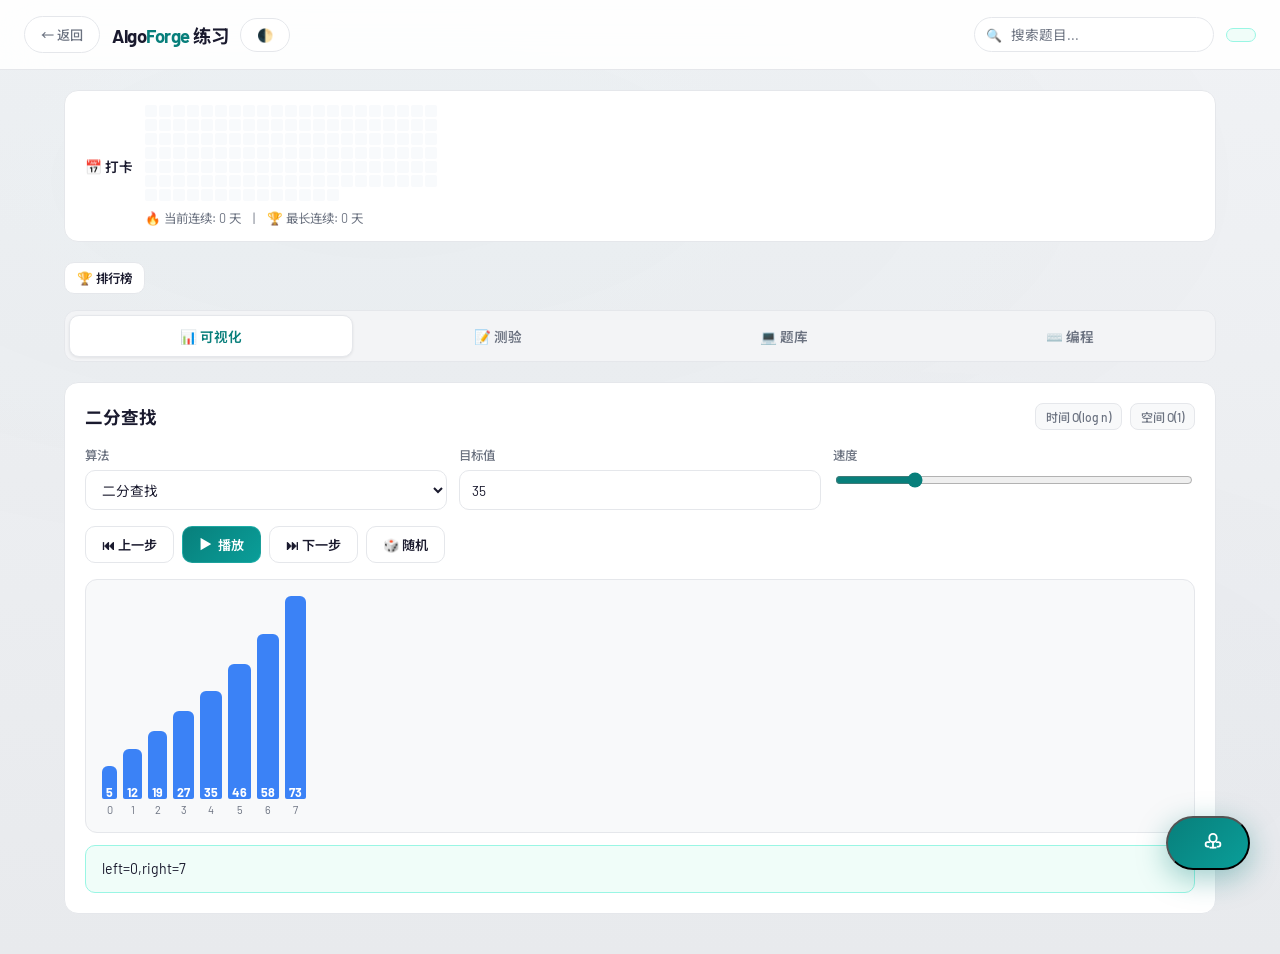
<file: practice.html>
<!DOCTYPE html>
<html lang="zh-CN">
<head>
  <meta charset="UTF-8" />
  <meta name="viewport" content="width=device-width, initial-scale=1.0" />
  <title>AlgoForge - 练习</title>
  <link rel="manifest" href="manifest.json">
  <meta name="theme-color" content="#087f7b">
  <link rel="stylesheet" href="styles.css" />
  <link href="https://fonts.googleapis.com/css2?family=Barlow:wght@300;400;500;600;700&family=Noto+Sans+SC:wght@300;400;500;600;700&display=swap" rel="stylesheet" />
  <style>
    :root { --bg: #0a0a0c; --surface: rgba(255,255,255,0.03); --surface-hover: rgba(255,255,255,0.06); --ink: #e8eaed; --muted: rgba(255,255,255,0.45); --line: rgba(255,255,255,0.06); --teal: #087f7b; --teal-bright: #4dd9d5; --radius: 14px; }

    /* Light theme */
    [data-theme="light"] {
      --bg: #f0f2f5;
      --surface: #ffffff;
      --surface-hover: #f8f9fa;
      --ink: #1a1a2e;
      --muted: #6b7280;
      --line: #e5e7eb;
      --teal-bright: #087f7b;
    }
    [data-theme="light"] body { background: linear-gradient(180deg, #f0f2f5, #e8eaed); }
    [data-theme="light"] .page-bg::before { opacity: 0.3; }
    [data-theme="light"] .practice-topbar { background: rgba(255,255,255,0.9); border-color:#e5e7eb; }
    [data-theme="light"] #codeEditor, [data-theme="light"] #codeOutput { background: #1e1e2e; }
    [data-theme="light"] .search-dropdown { background: #fff; border-color:#e5e7eb; }
    [data-theme="light"] .modal-content { background: #fff; }
    [data-theme="light"] .modal-discussion { background: #f8f9fa; }
    [data-theme="light"] .card { background:#fff; border-color:#e5e7eb; }
    [data-theme="light"] .problem-card { background:#fff; border-color:#e5e7eb; }
    [data-theme="light"] .problem-card:hover { border-color:#087f7b; background:#f0fdf9; }
    [data-theme="light"] .problem-card h3 { color:#1a1a2e !important; }
    [data-theme="light"] .problem-card p { color:#37424d !important; }
    [data-theme="light"] .hint { color:#6b7280 !important; }
    [data-theme="light"] .hint strong { color:#1a1a2e !important; }
    [data-theme="light"] .quiz-question { background:#fff; color:#1a1a2e; border-color:#e5e7eb; }
    [data-theme="light"] .quiz-answer { background:#fff; color:#1a1a2e; border-color:#e5e7eb; }
    [data-theme="light"] .quiz-answer:hover { border-color:#087f7b; background:#f0fdf9; }
    [data-theme="light"] .quiz-feedback { color:#6b7280; }
    [data-theme="light"] .narration-box { background:#f0fdf9; border-color:#99f6e4; color:#1a1a2e; }
    [data-theme="light"] .streak-bar { background:#fff; border-color:#e5e7eb; }
    [data-theme="light"] .tabs { background:#f3f4f6; border-color:#e5e7eb; }
    [data-theme="light"] .tab-btn { color:#6b7280; }
    [data-theme="light"] .tab-btn.active { background:#fff; color:#087f7b; border-color:#e5e7eb; box-shadow:0 1px 3px rgba(0,0,0,0.08); }
    [data-theme="light"] .btn-ghost { background:#fff; color:#1a1a2e; border-color:#e5e7eb; }
    [data-theme="light"] .btn-ghost:hover { background:#f8f9fa; }
    [data-theme="light"] .control-group select, [data-theme="light"] .control-group input[type="number"] { background:#fff; color:#1a1a2e; border-color:#e5e7eb; }
    [data-theme="light"] .problem-filters select, [data-theme="light"] .problem-filters input { background:#fff; color:#1a1a2e; border-color:#e5e7eb; }
    [data-theme="light"] .search-box input { background:#fff; color:#1a1a2e; border-color:#e5e7eb; }
    [data-theme="light"] .stat-chip { background:#f0fdf9; border-color:#99f6e4; color:#087f7b; }
    [data-theme="light"] .quiz-score { background:#f0fdf9; border-color:#99f6e4; color:#087f7b; }
    [data-theme="light"] .modal-header { background:#f8f9fa; border-color:#e5e7eb; }
    [data-theme="light"] .modal-header h2 { color:#1a1a2e; }
    [data-theme="light"] .modal-body { color:#1a1a2e; }
    [data-theme="light"] .modal-body p { color:#37424d; }
    [data-theme="light"] .modal-body h3 { color:#087f7b; }
    [data-theme="light"] .modal-split-handle { background:#e5e7eb; }
    [data-theme="light"] .modal-discussion { background:#f8f9fa; border-color:#e5e7eb; }
    [data-theme="light"] .discussion-post { background:#fff; border-color:#e5e7eb; }
    [data-theme="light"] .discussion-content { color:#37424d; }
    [data-theme="light"] .sample-content { background:#f5f7fa; border-color:#e5e7eb; color:#1a1a2e; }
    [data-theme="light"] .array-canvas { background:#f8f9fa; border-color:#e5e7eb; }
    [data-theme="light"] .bar { background:#087f7b; }
    [data-theme="light"] .complexity-badge { background:#f8f9fa; border-color:#e5e7eb; color:#6b7280; }
    [data-theme="light"] .editor-header h2, [data-theme="light"] .visual-header h2 { color:#1a1a2e; }
    [data-theme="light"] .btn-back { background:#fff; color:#6b7280; border-color:#e5e7eb; }
    [data-theme="light"] .btn-back:hover { color:#1a1a2e; background:#f8f9fa; }
    body { margin:0; background:var(--bg); color:var(--ink); font-family:'Barlow','Noto Sans SC',sans-serif; }
    * { box-sizing:border-box; }

    /* Page Background */
    .page-bg { position:fixed; inset:0; z-index:0; pointer-events:none; }
    .page-bg::before { content:''; position:absolute; inset:0; background:radial-gradient(ellipse 80% 50% at 30% 20%, rgba(8,127,123,0.08), transparent), radial-gradient(ellipse 60% 40% at 70% 80%, rgba(47,111,166,0.06), transparent); }

    /* Topbar */
    .practice-topbar { position:sticky; top:0; z-index:50; padding:16px 24px; background:rgba(10,10,12,0.8); backdrop-filter:blur(20px); border-bottom:1px solid var(--line); display:flex; align-items:center; justify-content:space-between; gap:16px; }
    .practice-topbar-left { display:flex; align-items:center; gap:12px; }
    .practice-topbar-left h1 { font-size:1.15rem; font-weight:700; letter-spacing:-0.5px; margin:0; }
    .practice-topbar-left h1 span { color:var(--teal-bright); }
    .btn-back { padding:8px 16px; background:var(--surface); border:1px solid var(--line); border-radius:999px; color:var(--muted); font-size:0.82rem; font-weight:500; cursor:pointer; transition:all 0.2s; text-decoration:none; display:inline-flex; align-items:center; gap:6px; }
    .btn-back:hover { background:var(--surface-hover); color:var(--ink); }
    .practice-topbar-right { display:flex; align-items:center; gap:12px; }
    .search-box { position:relative; }
    .search-box input { width:240px; padding:8px 14px 8px 36px; background:var(--surface); border:1px solid var(--line); border-radius:999px; color:var(--ink); font-size:0.85rem; outline:none; transition:all 0.2s; }
    .search-box input:focus { border-color:rgba(77,217,213,0.3); background:rgba(255,255,255,0.05); }
    .search-box input::placeholder { color:var(--muted); }
    .search-box::before { content:'🔍'; position:absolute; left:12px; top:50%; transform:translateY(-50%); font-size:0.8rem; pointer-events:none; }
    .stat-chip { padding:6px 14px; background:linear-gradient(135deg,rgba(8,127,123,0.15),rgba(77,217,213,0.1)); border:1px solid rgba(77,217,213,0.2); border-radius:999px; font-size:0.82rem; font-weight:600; color:var(--teal-bright); }

    /* Main Content */
    .practice-main { position:relative; z-index:1; max-width:1200px; margin:0 auto; padding:20px 24px 40px; }

    /* Streak Bar */
    .streak-bar { display:flex; align-items:center; gap:12px; padding:14px 20px; background:var(--surface); border:1px solid var(--line); border-radius:var(--radius); margin-bottom:20px; }
    .streak-bar h3 { font-size:0.85rem; font-weight:600; margin:0; white-space:nowrap; }
    .streak-bar .streak-calendar { flex:1; }
    .streak-bar .streak-info { font-size:0.78rem; color:var(--muted); white-space:nowrap; }

    /* Tabs */
    .tabs { display:flex; gap:4px; padding:4px; background:var(--surface); border:1px solid var(--line); border-radius:12px; margin-bottom:20px; }
    .tab-btn { flex:1; padding:10px 16px; background:transparent; border:none; border-radius:10px; color:var(--muted); font-size:0.85rem; font-weight:600; cursor:pointer; transition:all 0.2s; display:flex; align-items:center; justify-content:center; gap:6px; }
    .tab-btn:hover { color:var(--ink); background:rgba(255,255,255,0.03); }
    .tab-btn.active { background:rgba(77,217,213,0.12); color:var(--teal-bright); border:1px solid rgba(77,217,213,0.2); }

    /* Tab Views */
    .tab-view { display:none; }
    .tab-view.active { display:block; }

    /* Cards */
    .card { background:var(--surface); border:1px solid var(--line); border-radius:var(--radius); padding:20px; transition:all 0.2s; }
    .card:hover { border-color:rgba(255,255,255,0.1); }

    /* Visualizer */
    .visual-header { display:flex; align-items:center; justify-content:space-between; margin-bottom:16px; flex-wrap:wrap; gap:12px; }
    .visual-header h2 { font-size:1.1rem; font-weight:700; margin:0; }
    .complexity-badges { display:flex; gap:8px; }
    .complexity-badge { padding:4px 10px; background:rgba(255,255,255,0.04); border:1px solid var(--line); border-radius:8px; font-size:0.75rem; color:var(--muted); font-weight:500; }
    .visual-controls { display:grid; grid-template-columns:1fr 1fr 1fr; gap:12px; margin-bottom:16px; }
    .control-group { display:flex; flex-direction:column; gap:6px; }
    .control-group label { font-size:0.78rem; color:var(--muted); font-weight:500; }
    .control-group select, .control-group input[type="number"] { padding:8px 12px; background:rgba(255,255,255,0.04); border:1px solid var(--line); border-radius:10px; color:var(--ink); font-size:0.85rem; outline:none; }
    .control-group input[type="range"] { accent-color:var(--teal); }
    .playback-btns { display:flex; gap:8px; margin-bottom:16px; }
    .btn { padding:8px 16px; border-radius:10px; font-size:0.82rem; font-weight:600; cursor:pointer; transition:all 0.2s; border:1px solid var(--line); display:inline-flex; align-items:center; gap:6px; }
    .btn-ghost { background:var(--surface); color:var(--ink); }
    .btn-ghost:hover { background:var(--surface-hover); }
    .btn-primary { background:linear-gradient(135deg,#087f7b,#0a9e99); color:#fff; border-color:rgba(77,217,213,0.3); }
    .btn-primary:hover { box-shadow:0 4px 16px rgba(8,127,123,0.3); }
    .btn-sm { padding:6px 12px; font-size:0.78rem; }
    .array-canvas { display:flex; align-items:flex-end; gap:6px; min-height:200px; padding:16px; background:rgba(0,0,0,0.3); border:1px solid var(--line); border-radius:12px; margin-bottom:12px; }
    .graph-canvas { width:100%; min-height:300px; border:1px solid var(--line); border-radius:12px; background:rgba(0,0,0,0.2); margin-bottom:12px; }
    .narration-box { padding:12px 16px; background:rgba(77,217,213,0.06); border:1px solid rgba(77,217,213,0.15); border-radius:10px; font-size:0.88rem; color:var(--ink); line-height:1.6; min-height:48px; }

    /* Quiz */
    .quiz-header { display:flex; align-items:center; justify-content:space-between; margin-bottom:20px; flex-wrap:wrap; gap:12px; }
    .quiz-header h2 { font-size:1.1rem; font-weight:700; margin:0; }
    .quiz-score { padding:6px 14px; background:linear-gradient(135deg,rgba(8,127,123,0.15),rgba(77,217,213,0.1)); border:1px solid rgba(77,217,213,0.2); border-radius:999px; font-size:0.85rem; font-weight:700; color:var(--teal-bright); }
    .quiz-question { font-size:1.05rem; font-weight:600; line-height:1.6; margin-bottom:20px; padding:16px; background:var(--surface); border:1px solid var(--line); border-radius:12px; }
    .quiz-answers { display:flex; flex-direction:column; gap:10px; margin-bottom:16px; }
    .quiz-answer { width:100%; padding:14px 16px; background:var(--surface); border:1px solid var(--line); border-radius:12px; color:var(--ink); font-size:0.9rem; text-align:left; cursor:pointer; transition:all 0.2s; line-height:1.5; }
    .quiz-answer:hover { border-color:rgba(77,217,213,0.3); background:rgba(77,217,213,0.06); }
    .quiz-answer.correct { border-color:#22c55e; background:rgba(34,197,94,0.1); color:#4ade80; }
    .quiz-answer.wrong { border-color:#ef4444; background:rgba(239,68,68,0.1); color:#f87171; }
    .quiz-feedback { padding:14px; border-radius:10px; font-size:0.88rem; line-height:1.6; margin-bottom:16px; min-height:20px; color:var(--muted); }
    .error-book-toggle { margin-left:auto; }

    /* Problems */
    .problem-filters { display:grid; grid-template-columns:1fr 1fr 1.5fr; gap:12px; margin-bottom:20px; }
    .problem-filters label { display:flex; flex-direction:column; gap:6px; font-size:0.78rem; color:var(--muted); font-weight:500; }
    .problem-filters select, .problem-filters input { padding:8px 12px; background:var(--surface); border:1px solid var(--line); border-radius:10px; color:var(--ink); font-size:0.85rem; outline:none; }
    .problem-grid { display:flex; flex-direction:column; gap:10px; }
    .problem-card { padding:16px; background:var(--surface); border:1px solid var(--line); border-radius:12px; cursor:pointer; transition:all 0.2s; }
    .problem-card:hover { border-color:rgba(77,217,213,0.3); background:rgba(77,217,213,0.04); transform:translateY(-1px); }
    .problem-card-meta { display:flex; gap:8px; margin-bottom:8px; }
    .tag { padding:3px 8px; border-radius:6px; font-size:0.72rem; font-weight:600; }
    .tag-category { background:rgba(77,217,213,0.1); color:var(--teal-bright); border:1px solid rgba(77,217,213,0.2); }
    .tag-difficulty { background:rgba(255,255,255,0.05); color:var(--muted); border:1px solid var(--line); }
    .problem-card h3 { font-size:0.95rem; font-weight:700; margin:0 0 6px; }
    .problem-card p { font-size:0.82rem; color:var(--muted); line-height:1.5; margin:0; }

    /* Code Editor */
    .editor-header { display:flex; align-items:center; justify-content:space-between; margin-bottom:16px; flex-wrap:wrap; gap:12px; }
    .editor-header h2 { font-size:1.1rem; font-weight:700; margin:0; }
    .editor-btns { display:flex; gap:8px; }
    .editor-workspace { display:grid; grid-template-columns:1fr 1fr; gap:16px; }
    .editor-panel, .output-panel { display:flex; flex-direction:column; gap:8px; }
    .panel-label { font-size:0.78rem; font-weight:600; color:var(--muted); text-transform:uppercase; letter-spacing:0.5px; }
    #codeEditor { flex:1; min-height:350px; padding:14px; background:#0d0d10; color:#e6edf3; border:1px solid rgba(255,255,255,0.08); border-radius:12px; font-family:'Cascadia Code',Consolas,monospace; font-size:0.85rem; line-height:1.6; resize:vertical; outline:none; tab-size:4; }
    #codeEditor:focus { border-color:rgba(77,217,213,0.3); }
    #codeInput { min-height:70px; padding:10px; background:rgba(0,0,0,0.3); border:1px solid var(--line); border-radius:10px; color:var(--ink); font-family:monospace; font-size:0.82rem; resize:vertical; outline:none; }
    #codeOutput { background:#0d0d10; color:#e6edf3; padding:14px; border-radius:12px; border:1px solid rgba(255,255,255,0.08); min-height:100px; max-height:250px; overflow:auto; font-family:'Cascadia Code',Consolas,monospace; font-size:0.82rem; line-height:1.5; white-space:pre-wrap; }
    .code-status { font-size:0.8rem; font-weight:600; padding:6px 0; }
    .code-status.success { color:#4ade80; }
    .code-status.error { color:#f87171; }
    .code-status.running { color:#fbbf24; }

    /* Leaderboard */
    .lb-toggle { margin-bottom:16px; }
    .lb-container { margin-bottom:20px; }
    .lb-item { display:flex; align-items:center; gap:12px; padding:10px 14px; border-bottom:1px solid var(--line); }
    .lb-item.me { background:rgba(77,217,213,0.06); border-radius:10px; }
    .lb-rank { font-weight:800; font-size:1rem; min-width:28px; text-align:center; }
    .lb-rank.gold { color:#f59e0b; }
    .lb-rank.silver { color:#94a3b8; }
    .lb-rank.bronze { color:#d97706; }
    .lb-avatar { width:30px; height:30px; border-radius:50%; background:linear-gradient(135deg,#087f7b,#0a9e99); color:#fff; display:flex; align-items:center; justify-content:center; font-weight:800; font-size:0.8rem; }
    .lb-info { flex:1; }
    .lb-name { font-weight:700; font-size:0.85rem; }
    .lb-stats { font-size:0.72rem; color:var(--muted); }
    .lb-score { font-weight:800; color:var(--teal-bright); font-size:0.9rem; }

    /* Search Dropdown */
    .search-dropdown { position:absolute; top:100%; left:0; right:0; background:#111; border:1px solid var(--line); border-radius:12px; box-shadow:0 12px 40px rgba(0,0,0,0.5); max-height:350px; overflow-y:auto; z-index:100; margin-top:6px; display:none; }
    .search-dropdown.show { display:block; }
    .search-item { padding:10px 14px; border-bottom:1px solid var(--line); cursor:pointer; transition:background 0.15s; }
    .search-item:last-child { border-bottom:none; }
    .search-item:hover { background:var(--surface-hover); }
    .search-item-type { font-size:0.68rem; color:var(--teal-bright); font-weight:700; text-transform:uppercase; }
    .search-item-title { font-size:0.85rem; font-weight:600; margin-top:2px; }

    /* Modal */
    .modal { display:none; position:fixed; inset:0; z-index:1000; }
    .modal.active { display:flex; align-items:center; justify-content:center; }
    .modal-backdrop { position:absolute; inset:0; background:rgba(0,0,0,0.6); backdrop-filter:blur(4px); }
    .modal-content { position:relative; width:min(1100px,94vw); max-height:90vh; background:#111; border:1px solid var(--line); border-radius:16px; display:flex; flex-direction:column; overflow:hidden; box-shadow:0 32px 80px rgba(0,0,0,0.5); }
    .modal-header { display:flex; align-items:center; justify-content:space-between; padding:16px 20px; border-bottom:1px solid var(--line); background:rgba(255,255,255,0.02); }
    .modal-header h2 { margin:0; font-size:1.05rem; font-weight:700; }
    .modal-body-split { display:grid; grid-template-columns:1fr 6px 320px; flex:1; overflow:hidden; }
    .modal-body { overflow-y:auto; padding:20px; min-width:200px; word-break:break-word; }
    .modal-body h3 { font-size:0.9rem; font-weight:700; color:var(--teal-bright); margin:16px 0 8px; }
    .modal-body h3:first-child { margin-top:0; }
    .modal-body p { font-size:0.88rem; line-height:1.7; color:rgba(255,255,255,0.75); margin:0 0 10px; }
    .modal-split-handle { background:var(--line); cursor:col-resize; transition:background 0.15s; }
    .modal-split-handle:hover, .modal-split-handle.active { background:var(--teal); }
    .modal-discussion { overflow-y:auto; padding:14px; background:rgba(0,0,0,0.2); font-size:0.82rem; min-width:200px; }
    .sample-content { background:rgba(0,0,0,0.4); border:1px solid var(--line); border-radius:8px; padding:10px; font-family:monospace; font-size:0.82rem; line-height:1.5; white-space:pre-wrap; overflow-x:auto; color:#e6edf3; }

    /* Responsive */
    @media (max-width:820px) {
      .practice-topbar { flex-wrap:wrap; }
      .search-box input { width:180px; }
      .visual-controls { grid-template-columns:1fr; }
      .editor-workspace { grid-template-columns:1fr; }
      .problem-filters { grid-template-columns:1fr; }
      .modal-body-split { grid-template-columns:1fr; }
      .modal-split-handle { display:none; }
      .modal-discussion { max-height:250px; }
    }

    /* Dynamic elements from script.js */
    .answer-button { width:100%; padding:14px 16px; background:var(--surface); border:1px solid var(--line); border-radius:12px; color:var(--ink); font-size:0.9rem; text-align:left; cursor:pointer; transition:all 0.2s; line-height:1.5; }
    .answer-button:hover { border-color:rgba(77,217,213,0.3); background:rgba(77,217,213,0.06); }
    .answer-button.correct { border-color:#22c55e; background:rgba(34,197,94,0.1); color:#4ade80; }
    .answer-button.wrong { border-color:#ef4444; background:rgba(239,68,68,0.1); color:#f87171; }
    .problem-meta { display:flex; gap:6px; margin-bottom:8px; }
    .tag-chip { padding:3px 8px; border-radius:6px; font-size:0.72rem; font-weight:600; background:rgba(77,217,213,0.1); color:var(--teal-bright); border:1px solid rgba(77,217,213,0.2); }
    .difficulty-pill { padding:3px 8px; border-radius:6px; font-size:0.72rem; font-weight:600; background:rgba(255,255,255,0.05); color:var(--muted); border:1px solid var(--line); }
    .problem-tags { display:flex; flex-wrap:wrap; gap:4px; margin-top:8px; }
    .hint { font-size:0.82rem; color:var(--muted); margin-top:8px; }
    .problem-link { display:inline-flex; align-items:center; gap:4px; padding:6px 12px; color:var(--teal-bright); background:rgba(77,217,213,0.08); border:1px solid rgba(77,217,213,0.2); border-radius:8px; font-size:0.8rem; font-weight:600; text-decoration:none; margin-top:8px; transition:all 0.2s; }
    .problem-link:hover { background:rgba(77,217,213,0.15); }
    .empty-state { text-align:center; padding:40px 20px; color:var(--muted); font-size:0.9rem; }
    .score-pill { padding:6px 14px; background:linear-gradient(135deg,rgba(8,127,123,0.15),rgba(77,217,213,0.1)); border:1px solid rgba(77,217,213,0.2); border-radius:999px; font-size:0.85rem; font-weight:700; color:var(--teal-bright); }
    .array-cell { display:flex; flex-direction:column; align-items:center; gap:4px; }
    .bar { min-height:30px; display:flex; align-items:flex-end; justify-content:center; padding:6px 4px 0; background:var(--teal); border-radius:6px 6px 2px 2px; color:#fff; font-weight:700; font-size:0.78rem; transition:all 0.2s; }
    .array-cell.active .bar { background:#f97316; }
    .array-cell.found .bar { background:#22c55e; }
    .array-cell.range .bar { background:#3b82f6; }
    .cell-index { font-size:0.68rem; color:var(--muted); }
    .error-item { padding:14px; background:rgba(0,0,0,0.2); border:1px solid var(--line); border-radius:10px; margin-bottom:10px; }
    .error-item-question { font-weight:700; font-size:0.9rem; margin-bottom:8px; }
    .error-item .correct { color:#4ade80; }
    .error-item .wrong { color:#f87171; text-decoration:line-through; }
    .error-item-actions { display:flex; gap:8px; margin-top:10px; }
    .lb-container .lb-item { padding:10px 14px; border-bottom:1px solid var(--line); }
    .lb-container .lb-item.me { background:rgba(77,217,213,0.06); border-radius:10px; }
    .discussion-section { margin-top:16px; padding-top:12px; border-top:1px solid var(--line); }
    .discussion-title { font-size:0.85rem; font-weight:700; margin-bottom:10px; color:var(--teal-bright); }
    .discussion-post { padding:10px; background:rgba(0,0,0,0.2); border:1px solid var(--line); border-radius:8px; margin-bottom:8px; }
    .discussion-header { display:flex; justify-content:space-between; margin-bottom:6px; }
    .discussion-author { font-weight:700; font-size:0.82rem; color:var(--teal-bright); }
    .discussion-time { font-size:0.72rem; color:var(--muted); }
    .discussion-content { font-size:0.82rem; line-height:1.5; }
    .discussion-reply { margin-left:16px; padding:8px; background:rgba(0,0,0,0.15); border-left:2px solid var(--teal); border-radius:0 6px 6px 0; margin-top:6px; font-size:0.78rem; }
    .discussion-input { margin-top:10px; }
    .discussion-input textarea { width:100%; min-height:50px; padding:8px; background:rgba(0,0,0,0.3); border:1px solid var(--line); border-radius:8px; color:var(--ink); font-size:0.82rem; resize:vertical; outline:none; }
    .discussion-input button { margin-top:6px; }
  </style>
</head>
<body>
  <!-- Background -->
  <div class="page-bg"></div>

  <!-- Hidden stubs for script.js -->
  <div id="landingPage" class="page-hidden"></div>
  <div id="learnPage" class="page-hidden">
    <div id="btnBackFromLearn" class="page-hidden"></div>
    <div id="lessonList" class="page-hidden"></div>
    <div id="lessonNumber" class="page-hidden"></div>
    <div id="lessonTitle" class="page-hidden"></div>
    <div id="lessonGoal" class="page-hidden"></div>
    <div id="lessonCheck" class="page-hidden"></div>
    <div id="lessonBody" class="page-hidden"></div>
    <div id="lessonCode" class="page-hidden"></div>
    <div id="progressText" class="page-hidden"></div>
    <div id="progressFill" class="page-hidden"></div>
    <button id="completeLessonBtn" class="page-hidden"></button>
    <button id="resetProgressBtn" class="page-hidden"></button>
    <button id="copyCodeBtn" class="page-hidden"></button>
  </div>
  <div id="blogPage" class="page-hidden"></div>
  <button id="btnGoLearn" class="page-hidden"></button>
  <button id="btnGoPractice" class="page-hidden"></button>
  <span id="totalProblemCount" class="page-hidden"></span>

  <!-- Practice Page -->
  <div id="practicePage">
    <!-- Topbar -->
    <div class="practice-topbar">
      <div class="practice-topbar-left">
        <a href="index.html" class="btn-back" id="btnBackFromPractice" data-transition="index.html">← 返回</a>
        <h1>Algo<span>Forge</span> 练习</h1>
        <button class="btn-back" id="themeTogglePractice" style="cursor:pointer;">🌓</button>
      </div>
      <div class="practice-topbar-right">
        <div class="search-box">
          <input type="text" id="globalSearchPractice" placeholder="搜索题目..." oninput="handleGlobalSearch(this.value,'searchResultsPractice')">
          <div id="searchResultsPractice" class="search-dropdown"></div>
        </div>
        <span class="stat-chip" id="problemCount"></span>
      </div>
    </div>

    <!-- Main -->
    <div class="practice-main">
      <!-- Streak -->
      <div class="streak-bar">
        <h3>📅 打卡</h3>
        <div id="streakCalendarArea"></div>
      </div>

      <!-- Leaderboard Toggle -->
      <button class="btn btn-ghost btn-sm lb-toggle" id="leaderboardToggle">🏆 排行榜</button>
      <div class="lb-container" id="leaderboardArea" style="display:none;"></div>

      <!-- Tabs -->
      <div class="tabs">
        <button class="tab-btn active" id="tabVisual">📊 可视化</button>
        <button class="tab-btn" id="tabQuiz">📝 测验</button>
        <button class="tab-btn" id="tabProblems">💻 题库</button>
        <button class="tab-btn" id="tabCode">⌨️ 编程</button>
      </div>

      <!-- Visualizer -->
      <div class="tab-view active" id="visualArea">
        <div class="card">
          <div class="visual-header">
            <h2 id="visualTitle">二分查找</h2>
            <div class="complexity-badges">
              <span class="complexity-badge" id="timeBadge">时间 O(log n)</span>
              <span class="complexity-badge" id="spaceBadge">空间 O(1)</span>
            </div>
          </div>
          <div class="visual-controls">
            <div class="control-group">
              <label>算法</label>
              <select id="algorithmSelect">
                <option value="binary">二分查找</option>
                <option value="linear">顺序查找</option>
                <option value="bubble">冒泡排序</option>
                <option value="selection">选择排序</option>
                <option value="insertion">插入排序</option>
                <option value="merge">归并排序</option>
                <option value="quick">快速排序</option>
                <option value="dijkstra">Dijkstra</option>
                <option value="bfs">BFS</option>
                <option value="dfs">DFS</option>
              </select>
            </div>
            <div class="control-group">
              <label>目标值</label>
              <input type="number" id="targetInput" value="35" />
            </div>
            <div class="control-group">
              <label>速度</label>
              <input type="range" id="speedInput" min="100" max="2000" value="500" />
            </div>
          </div>
          <div class="playback-btns">
            <button class="btn btn-ghost" id="prevStepBtn">⏮ 上一步</button>
            <button class="btn btn-primary" id="playBtn">▶ 播放</button>
            <button class="btn btn-ghost" id="nextStepBtn">⏭ 下一步</button>
            <button class="btn btn-ghost" id="shuffleBtn">🎲 随机</button>
          </div>
          <div class="array-canvas" id="arrayCanvas"></div>
          <canvas id="graphCanvas" class="graph-canvas" style="display:none;"></canvas>
          <div class="narration-box" id="visualNarration">选择算法，点击播放开始可视化</div>
        </div>
      </div>

      <!-- Quiz -->
      <div class="tab-view" id="quizArea">
        <div class="card">
          <div class="quiz-header">
            <h2>📝 知识测验</h2>
            <span class="quiz-score">得分: <span id="quizScore">0</span></span>
            <button class="btn btn-ghost btn-sm error-book-toggle" id="errorBookToggle">📝 错题本</button>
          </div>
          <div class="quiz-question" id="quizQuestion">加载中...</div>
          <div class="quiz-answers" id="answerList"></div>
          <div class="quiz-feedback" id="quizFeedback"></div>
          <button class="btn btn-primary" id="nextQuestionBtn">下一题 →</button>
          <div id="errorBookArea" style="display:none;margin-top:16px;"></div>
        </div>
      </div>

      <!-- Problems -->
      <div class="tab-view" id="problemArea">
        <div class="card">
          <div class="problem-filters">
            <label>分类<select id="problemCategoryFilter"></select></label>
            <label>难度<select id="problemDifficultyFilter"></select></label>
            <label>搜索<input type="text" id="problemSearchInput" placeholder="搜索题目..." /></label>
          </div>
          <div class="problem-grid" id="problemList"></div>
        </div>
      </div>

      <!-- Code Editor -->
      <div class="tab-view" id="codeArea">
        <div class="card">
          <div class="editor-header">
            <h2>⌨️ 在线 C++ 编辑器</h2>
            <div class="editor-btns">
              <button class="btn btn-ghost btn-sm" id="clearCodeBtn">清空</button>
              <button class="btn btn-ghost btn-sm" id="resetCodeBtn">重置</button>
              <button class="btn btn-primary" id="runCodeBtn">▶ 运行</button>
            </div>
          </div>
          <div class="editor-workspace">
            <div class="editor-panel">
              <span class="panel-label">代码</span>
              <textarea id="codeEditor" spellcheck="false">#include &lt;bits/stdc++.h&gt;
using namespace std;

int main() {
    ios::sync_with_stdio(false);
    cin.tie(nullptr);

    // 在这里写你的代码

    return 0;
}</textarea>
            </div>
            <div class="output-panel">
              <span class="panel-label">输入 (stdin)</span>
              <textarea id="codeInput" placeholder="测试数据..."></textarea>
              <span class="panel-label">输出</span>
              <pre id="codeOutput">点击「运行」查看结果</pre>
              <div id="codeStatus" class="code-status"></div>
            </div>
          </div>
        </div>
      </div>
    </div>
  </div>

  <!-- Problem Modal -->
  <div class="modal" id="problemModal">
    <div class="modal-backdrop"></div>
    <div class="modal-content">
      <div class="modal-header">
        <h2 id="modalTitle"></h2>
        <button class="btn btn-ghost btn-sm" id="modalCloseBtn">✕ 关闭</button>
      </div>
      <div class="modal-body-split" id="modalSplit">
        <div class="modal-body" id="problemDescription"></div>
        <div class="modal-split-handle" id="splitHandle"></div>
        <div class="modal-discussion" id="problemSamples"></div>
      </div>
    </div>
  </div>

  <!-- AI Chat Widget -->
  <div class="ai-chat-widget">
    <button class="ai-chat-toggle" id="aiChatToggle" title="AI 算法助手">
      <span class="pulse-ring"></span>
      <svg width="22" height="22" viewBox="0 0 24 24" fill="none" stroke="currentColor" stroke-width="2" stroke-linecap="round" stroke-linejoin="round"><path d="M12 2a4 4 0 0 1 4 4v1a4 4 0 0 1-8 0V6a4 4 0 0 1 4-4z"/><path d="M16 11h2a2 2 0 0 1 2 2v1a2 2 0 0 1-2 2h-1"/><path d="M8 11H6a2 2 0 0 0-2 2v1a2 2 0 0 0 2 2h1"/><path d="M12 11v6"/><path d="M9 17h6"/></svg>
    </button>
    <div class="ai-chat-window hidden" id="aiChatWindow">
      <div class="ai-chat-header">
        <div class="ai-chat-header-left">
          <div class="ai-chat-avatar">
            <svg width="18" height="18" viewBox="0 0 24 24" fill="none" stroke="#4dd9d5" stroke-width="2" stroke-linecap="round" stroke-linejoin="round"><path d="M12 2a4 4 0 0 1 4 4v1a4 4 0 0 1-8 0V6a4 4 0 0 1 4-4z"/><path d="M16 11h2a2 2 0 0 1 2 2v1a2 2 0 0 1-2 2h-1"/><path d="M8 11H6a2 2 0 0 0-2 2v1a2 2 0 0 0 2 2h1"/><path d="M12 11v6"/><path d="M9 17h6"/></svg>
          </div>
          <div class="ai-chat-header-info">
            <h3>AlgoForge AI</h3>
            <span><span class="status-dot"></span>DeepSeek · 在线</span>
          </div>
        </div>
        <button class="ai-close-btn" id="aiChatClose">
          <svg width="14" height="14" viewBox="0 0 24 24" fill="none" stroke="currentColor" stroke-width="2.5" stroke-linecap="round"><path d="M18 6L6 18M6 6l12 12"/></svg>
        </button>
      </div>
      <div class="ai-chat-messages" id="aiChatMessages">
        <div class="ai-message bot">
          <div class="msg-avatar">
            <svg width="12" height="12" viewBox="0 0 24 24" fill="none" stroke="#4dd9d5" stroke-width="2" stroke-linecap="round" stroke-linejoin="round"><path d="M12 2a4 4 0 0 1 4 4v1a4 4 0 0 1-8 0V6a4 4 0 0 1 4-4z"/><path d="M16 11h2a2 2 0 0 1 2 2v1a2 2 0 0 1-2 2h-1"/><path d="M8 11H6a2 2 0 0 0-2 2v1a2 2 0 0 0 2 2h1"/><path d="M12 11v6"/><path d="M9 17h6"/></svg>
          </div>
          <div class="ai-message-content"><p>👋 你好！我是 AlgoForge AI 算法助手，可以帮你解答算法和编程问题。</p></div>
        </div>
      </div>
      <div class="ai-chat-input-area">
        <input type="text" id="aiChatInput" placeholder="输入问题..." />
        <button class="ai-send-btn" id="aiChatSend">
          <svg width="16" height="16" viewBox="0 0 24 24" fill="none" stroke="currentColor" stroke-width="2.5" stroke-linecap="round" stroke-linejoin="round"><path d="M22 2L11 13M22 2l-7 20-4-9-9-4 20-7z"/></svg>
        </button>
      </div>
    </div>
  </div>

  <script src="solutions.js"></script>
  <script src="script.js"></script>
  <script src="transition.js"></script>
  <script>
    if('serviceWorker' in navigator){navigator.serviceWorker.register('./sw.js').catch(()=>{});}
    // Theme
    var saved=localStorage.getItem('blogTheme');
    if(saved)document.documentElement.setAttribute('data-theme',saved);
  </script>
</body>
</html>
</file>
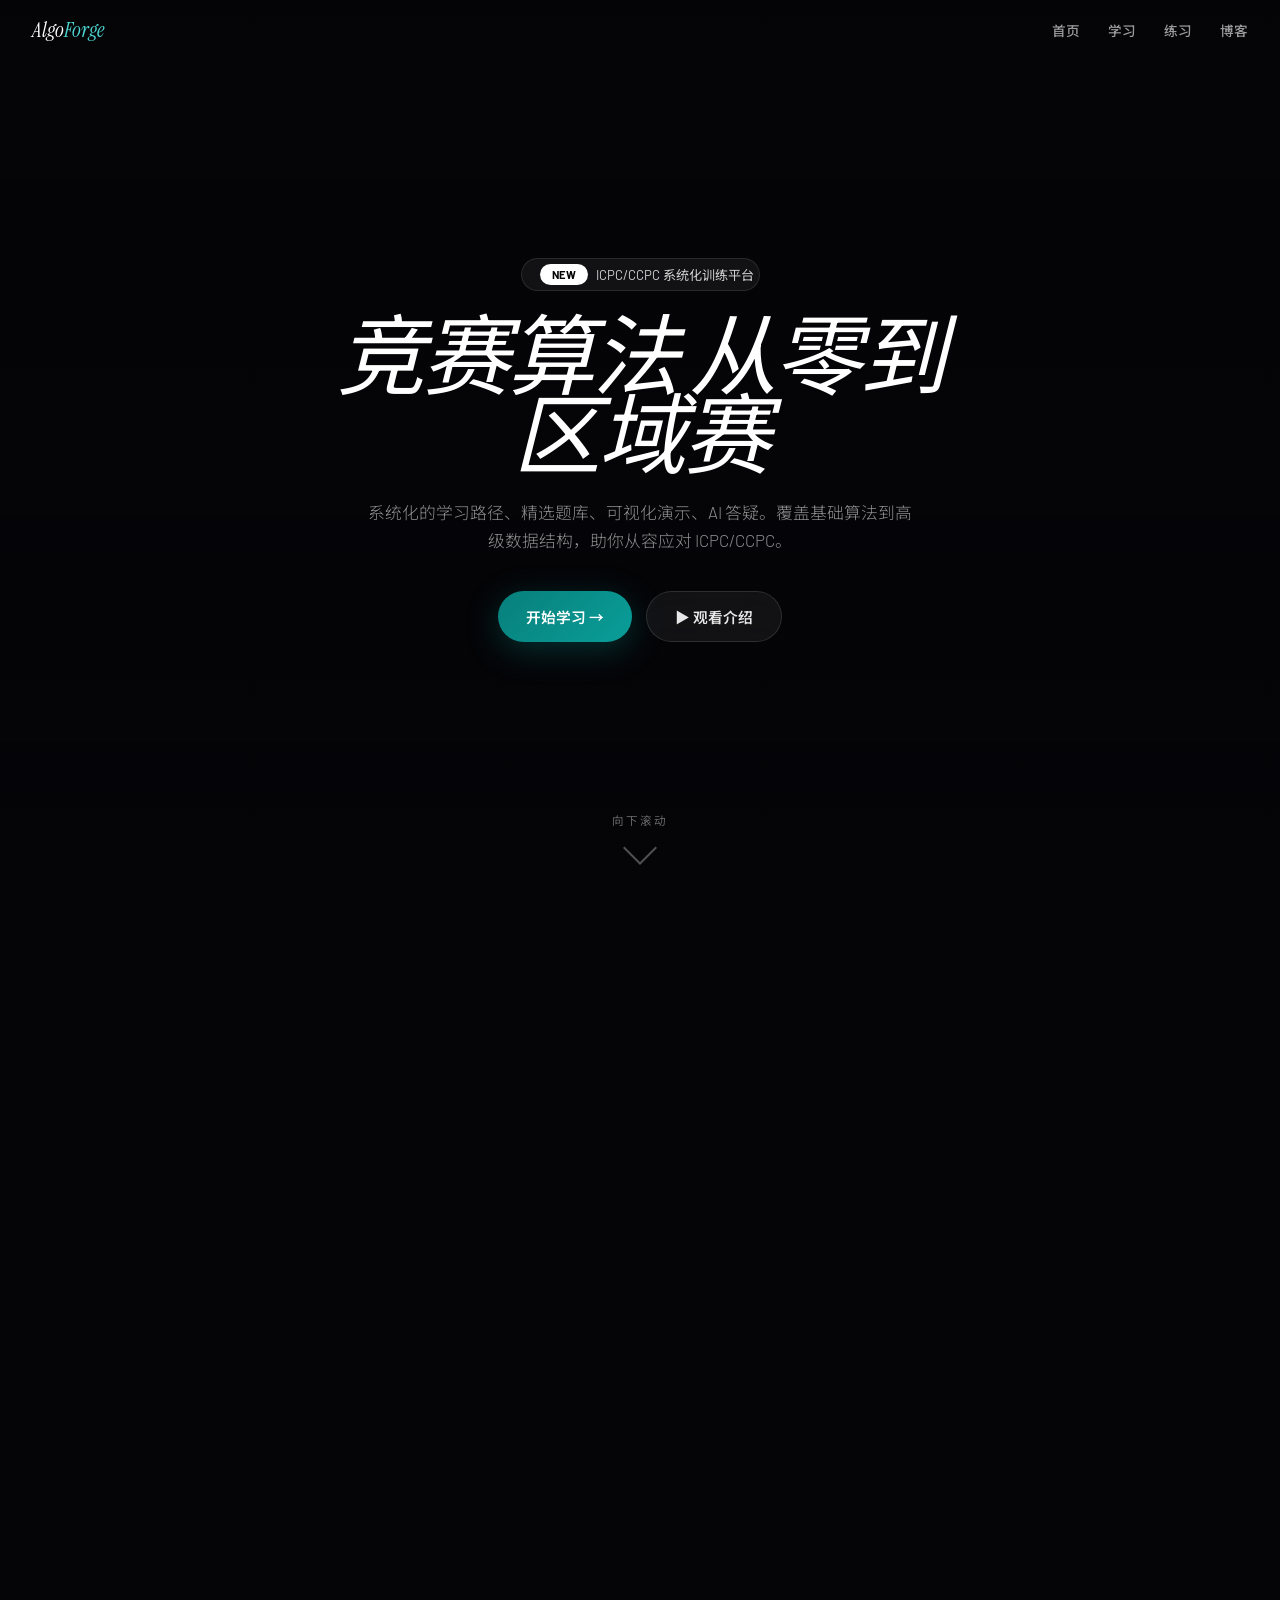
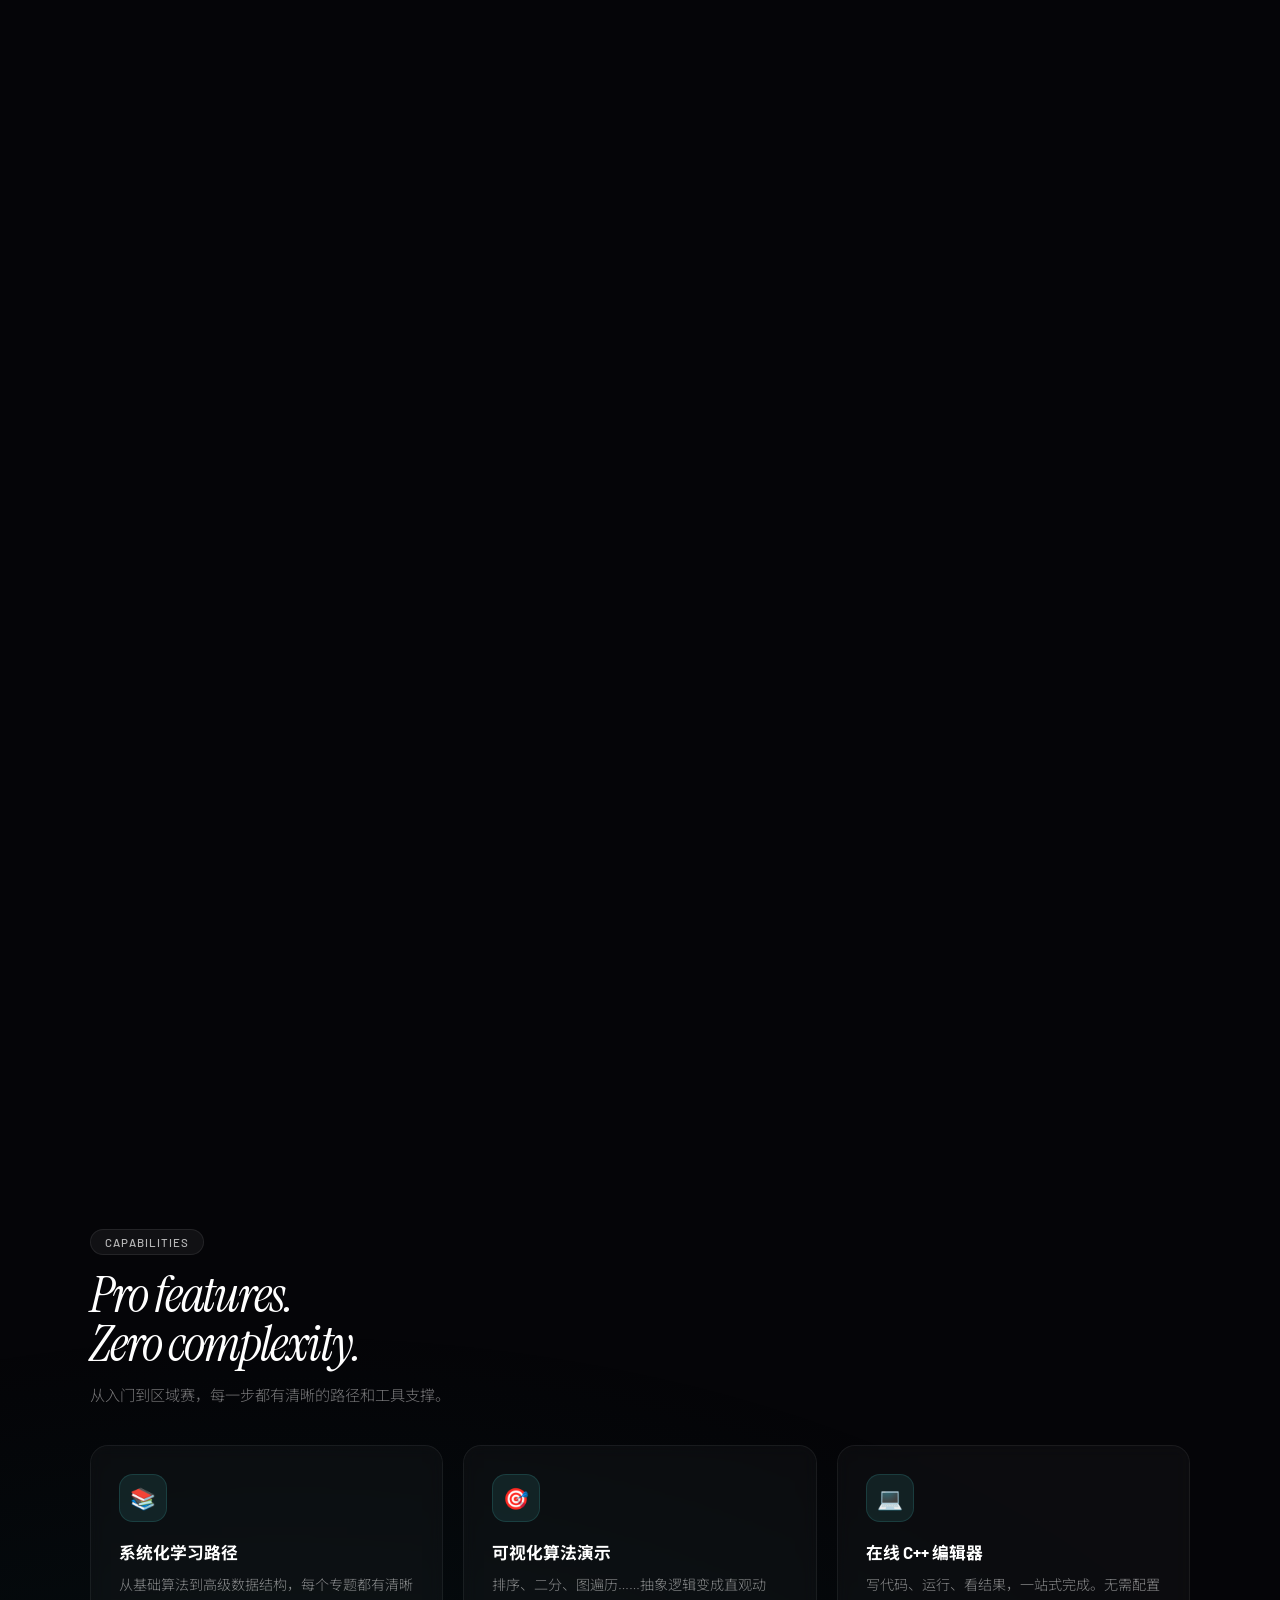
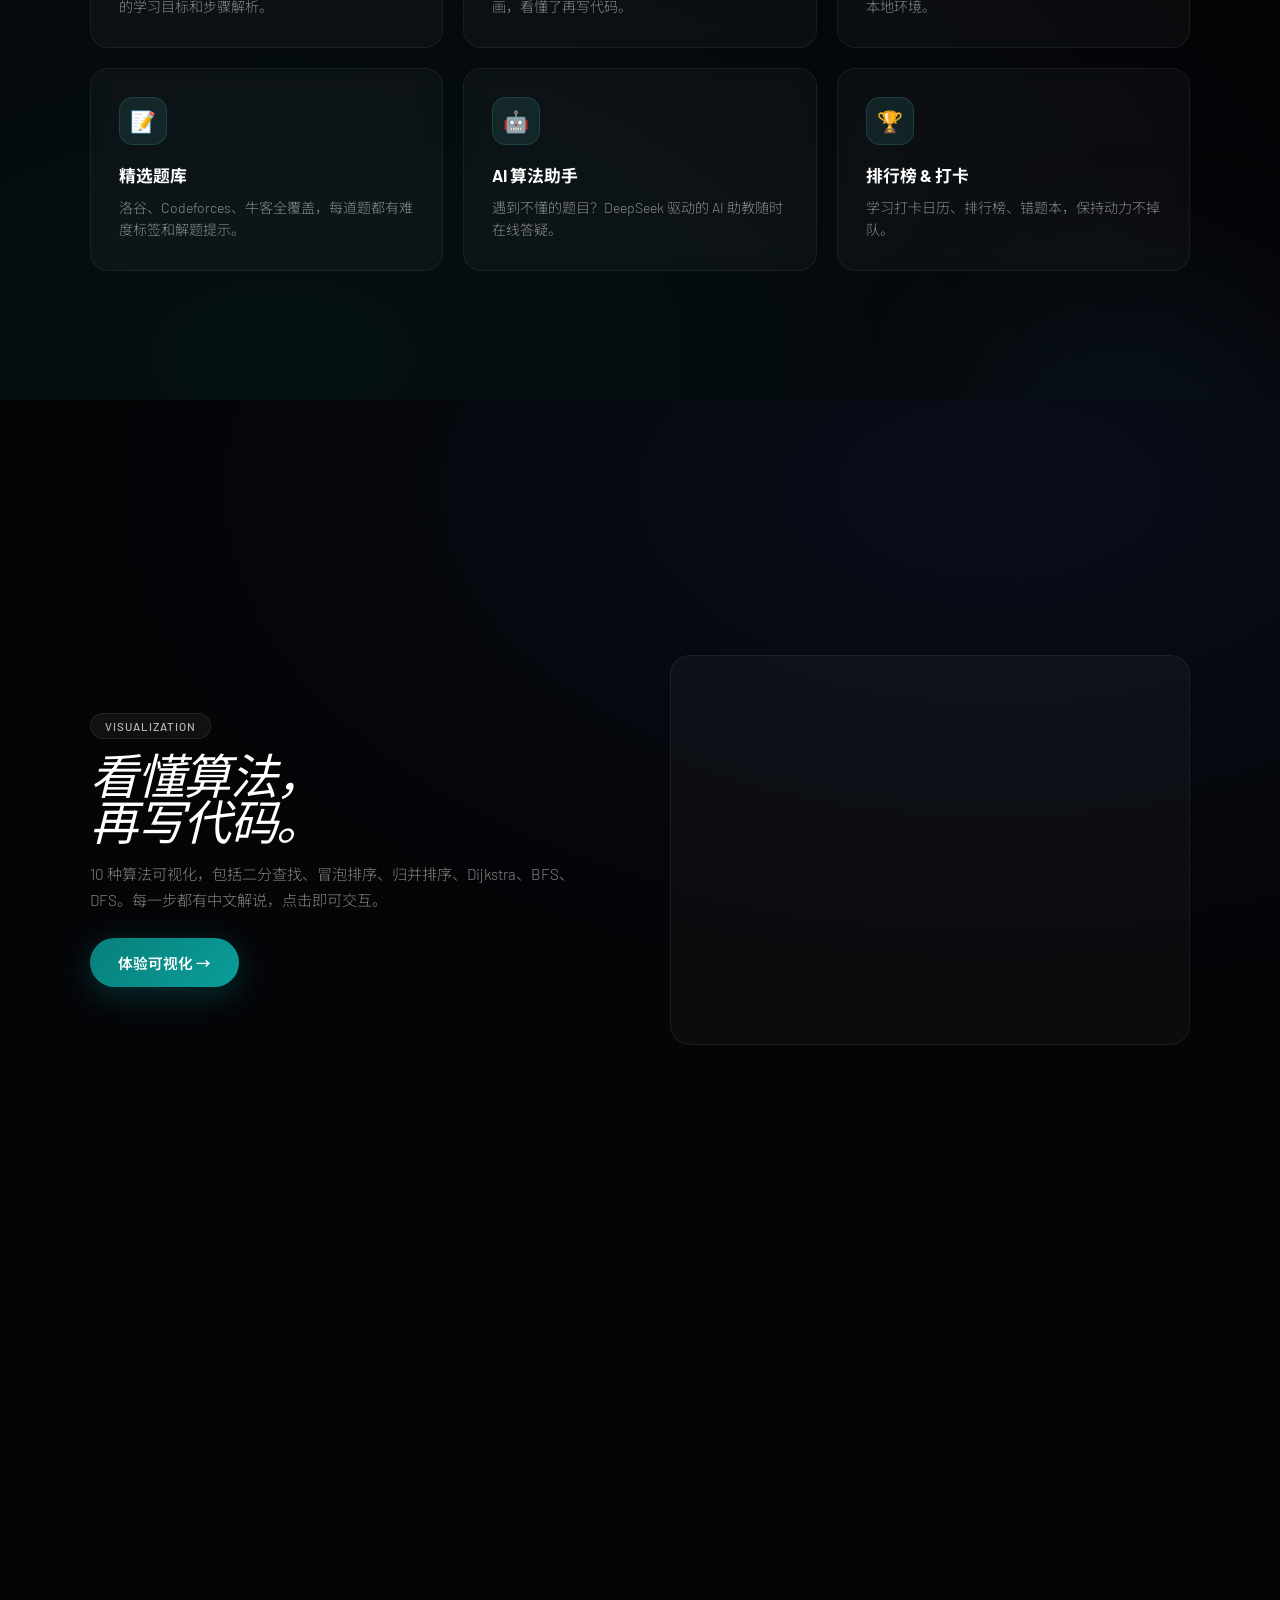
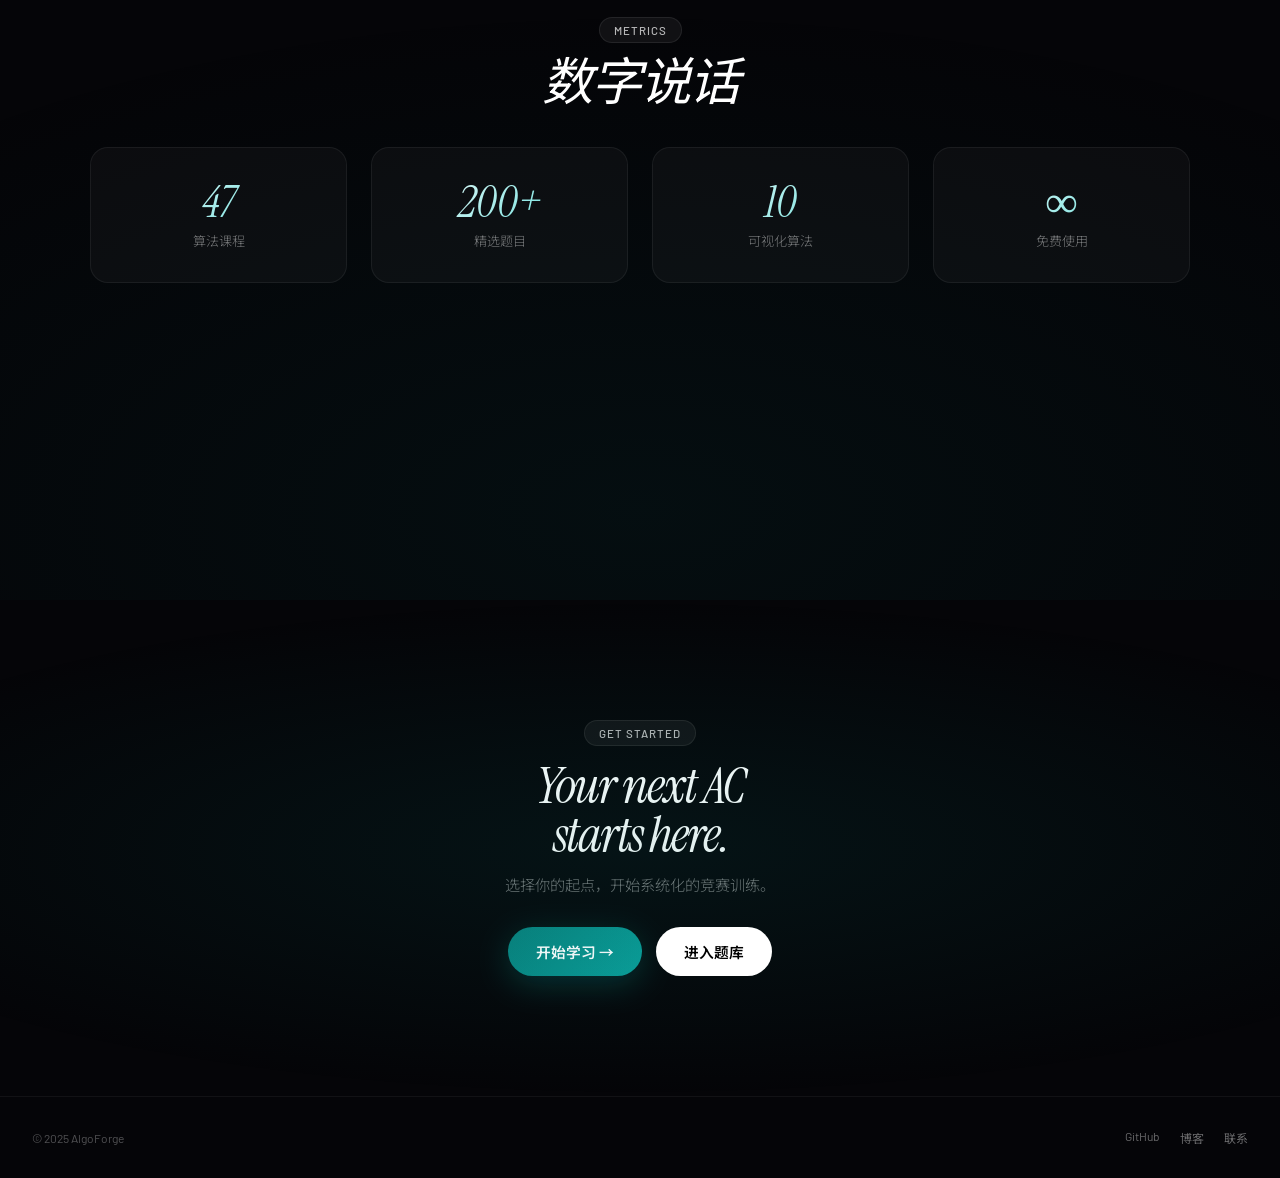
<file: preview.html>
<!DOCTYPE html>
<html lang="zh-CN">
<head>
  <meta charset="UTF-8">
  <meta name="viewport" content="width=device-width, initial-scale=1.0">
  <title>AlgoForge — Preview</title>
  <link href="https://fonts.googleapis.com/css2?family=Instrument+Serif:ital@0;1&family=Barlow:wght@300;400;500;600;700&family=Noto+Sans+SC:wght@300;400;500;600;700&display=swap" rel="stylesheet">
  <style>
    *, *::before, *::after { box-sizing: border-box; margin: 0; padding: 0; }
    html { scroll-behavior: smooth; }
    body {
      background: #050508;
      color: #fff;
      font-family: 'Barlow', 'Noto Sans SC', sans-serif;
      overflow-x: hidden;
      -webkit-font-smoothing: antialiased;
    }
    a { color: inherit; text-decoration: none; }

    /* ===== Video Hero ===== */
    .video-hero {
      position: relative;
      height: 300vh; /* 3x viewport for scroll space */
    }
    .video-sticky {
      position: sticky;
      top: 0;
      height: 100vh;
      overflow: hidden;
      display: flex;
      align-items: center;
      justify-content: center;
    }
    .video-sticky video {
      position: absolute;
      inset: 0;
      width: 100%;
      height: 100%;
      object-fit: cover;
    }
    .video-overlay {
      position: absolute;
      inset: 0;
      background: linear-gradient(to bottom,
        rgba(5,5,8,0.3) 0%,
        rgba(5,5,8,0.5) 40%,
        rgba(5,5,8,0.85) 100%);
      z-index: 1;
    }
    .video-overlay::after {
      content: '';
      position: absolute;
      bottom: 0; left: 0; right: 0;
      height: 200px;
      background: linear-gradient(to bottom, transparent, #050508);
    }
    .hero-content {
      position: relative;
      z-index: 2;
      text-align: center;
      max-width: 800px;
      padding: 0 24px;
    }
    .hero-badge {
      display: inline-flex;
      align-items: center;
      gap: 8px;
      padding: 5px 5px 5px 18px;
      border-radius: 999px;
      background: rgba(255,255,255,0.06);
      backdrop-filter: blur(12px);
      border: 1px solid rgba(255,255,255,0.1);
      font-size: 0.82rem;
      color: rgba(255,255,255,0.8);
      margin-bottom: 28px;
      opacity: 0;
      transform: translateY(20px);
      transition: all 0.8s ease;
    }
    .hero-badge.show { opacity: 1; transform: translateY(0); }
    .hero-badge span {
      padding: 4px 12px;
      background: #fff;
      color: #000;
      border-radius: 999px;
      font-size: 0.7rem;
      font-weight: 700;
    }
    .hero-title {
      font-family: 'Instrument Serif', 'Noto Sans SC', serif;
      font-size: clamp(3rem, 8vw, 5.5rem);
      font-style: italic;
      font-weight: 400;
      line-height: 0.9;
      letter-spacing: -3px;
      margin-bottom: 20px;
    }
    .hero-title .word {
      display: inline-block;
      opacity: 0;
      filter: blur(12px);
      transform: translateY(40px);
      transition: all 0.6s cubic-bezier(0.22, 1, 0.36, 1);
    }
    .hero-title .word.show {
      opacity: 1;
      filter: blur(0);
      transform: translateY(0);
    }
    .hero-sub {
      font-size: 1.05rem;
      color: rgba(255,255,255,0.55);
      font-weight: 300;
      line-height: 1.7;
      max-width: 550px;
      margin: 0 auto 36px;
      opacity: 0;
      transform: translateY(20px);
      transition: all 0.8s ease 0.6s;
    }
    .hero-sub.show { opacity: 1; transform: translateY(0); }
    .hero-btns {
      display: flex;
      justify-content: center;
      gap: 14px;
      opacity: 0;
      transform: translateY(20px);
      transition: all 0.8s ease 0.9s;
    }
    .hero-btns.show { opacity: 1; transform: translateY(0); }
    .btn-glow {
      padding: 14px 28px;
      border-radius: 999px;
      font-size: 0.92rem;
      font-weight: 600;
      border: none;
      cursor: pointer;
      transition: all 0.3s ease;
      display: inline-flex;
      align-items: center;
      gap: 8px;
    }
    .btn-glow.primary {
      background: linear-gradient(135deg, #087f7b, #0a9e99);
      color: #fff;
      box-shadow: 0 8px 32px rgba(8,127,123,0.35);
    }
    .btn-glow.primary:hover {
      transform: translateY(-2px);
      box-shadow: 0 12px 40px rgba(8,127,123,0.5);
    }
    .btn-glow.ghost {
      background: rgba(255,255,255,0.06);
      backdrop-filter: blur(12px);
      border: 1px solid rgba(255,255,255,0.12);
      color: rgba(255,255,255,0.9);
    }
    .btn-glow.ghost:hover { background: rgba(255,255,255,0.1); }

    /* Scroll indicator */
    .scroll-hint {
      position: absolute;
      bottom: 40px;
      left: 50%;
      transform: translateX(-50%);
      z-index: 2;
      display: flex;
      flex-direction: column;
      align-items: center;
      gap: 8px;
      opacity: 0;
      animation: fadeInUp 1s ease 1.5s forwards;
    }
    .scroll-hint span {
      font-size: 0.72rem;
      color: rgba(255,255,255,0.4);
      letter-spacing: 2px;
      text-transform: uppercase;
    }
    .scroll-arrow {
      width: 24px;
      height: 24px;
      border-right: 2px solid rgba(255,255,255,0.3);
      border-bottom: 2px solid rgba(255,255,255,0.3);
      transform: rotate(45deg);
      animation: scrollBounce 2s ease infinite;
    }
    @keyframes scrollBounce {
      0%, 100% { transform: rotate(45deg) translateY(0); opacity: 0.3; }
      50% { transform: rotate(45deg) translateY(8px); opacity: 1; }
    }
    @keyframes fadeInUp {
      from { opacity: 0; transform: translate(-50%, 20px); }
      to { opacity: 1; transform: translate(-50%, 0); }
    }

    /* Progress bar */
    .scroll-progress {
      position: fixed;
      top: 0; left: 0;
      height: 3px;
      background: linear-gradient(90deg, #087f7b, #4dd9d5);
      z-index: 100;
      transition: width 0.1s linear;
    }

    /* ===== Parallax Sections ===== */
    .parallax-section {
      position: relative;
      min-height: 100vh;
      display: flex;
      align-items: center;
      overflow: hidden;
      padding: 80px 24px;
    }
    .parallax-bg {
      position: absolute;
      inset: -20%;
      z-index: 0;
      transition: transform 0.1s linear;
    }
    .parallax-bg-gradient {
      width: 100%;
      height: 100%;
    }
    .parallax-content {
      position: relative;
      z-index: 1;
      max-width: 1100px;
      margin: 0 auto;
      width: 100%;
    }

    /* Section: Features */
    .features-grid {
      display: grid;
      grid-template-columns: repeat(3, 1fr);
      gap: 20px;
    }
    .feature-card {
      padding: 28px;
      background: rgba(255,255,255,0.03);
      border: 1px solid rgba(255,255,255,0.06);
      border-radius: 18px;
      backdrop-filter: blur(8px);
      opacity: 0;
      transform: translateY(40px);
      transition: all 0.7s cubic-bezier(0.22, 1, 0.36, 1);
    }
    .feature-card.show { opacity: 1; transform: translateY(0); }
    .feature-card:hover {
      background: rgba(255,255,255,0.06);
      border-color: rgba(77,217,213,0.2);
      transform: translateY(-4px) !important;
    }
    .feature-icon {
      width: 48px; height: 48px;
      display: flex; align-items: center; justify-content: center;
      border-radius: 14px;
      background: rgba(77,217,213,0.1);
      border: 1px solid rgba(77,217,213,0.15);
      font-size: 1.3rem;
      margin-bottom: 18px;
    }
    .feature-card h3 {
      font-size: 1.05rem;
      font-weight: 700;
      margin-bottom: 10px;
    }
    .feature-card p {
      font-size: 0.88rem;
      color: rgba(255,255,255,0.5);
      font-weight: 300;
      line-height: 1.6;
    }

    /* Section: Split */
    .split-section {
      display: grid;
      grid-template-columns: 1fr 1fr;
      gap: 60px;
      align-items: center;
    }
    .split-text h2 {
      font-family: 'Instrument Serif', 'Noto Sans SC', serif;
      font-size: clamp(2rem, 4vw, 3rem);
      font-style: italic;
      font-weight: 400;
      line-height: 0.95;
      letter-spacing: -1.5px;
      margin-bottom: 16px;
    }
    .split-text p {
      font-size: 0.95rem;
      color: rgba(255,255,255,0.5);
      font-weight: 300;
      line-height: 1.7;
      margin-bottom: 24px;
    }
    .split-visual {
      aspect-ratio: 4/3;
      border-radius: 20px;
      background: rgba(255,255,255,0.03);
      border: 1px solid rgba(255,255,255,0.06);
      overflow: hidden;
      position: relative;
    }
    .split-visual canvas {
      width: 100%;
      height: 100%;
      display: block;
    }

    /* Section: Stats */
    .stats-section {
      text-align: center;
    }
    .stats-grid {
      display: grid;
      grid-template-columns: repeat(4, 1fr);
      gap: 24px;
      margin-top: 40px;
    }
    .stat-card {
      padding: 32px 20px;
      background: rgba(255,255,255,0.03);
      border: 1px solid rgba(255,255,255,0.06);
      border-radius: 18px;
      opacity: 0;
      transform: scale(0.9);
      transition: all 0.6s cubic-bezier(0.22, 1, 0.36, 1);
    }
    .stat-card.show { opacity: 1; transform: scale(1); }
    .stat-value {
      font-family: 'Instrument Serif', serif;
      font-size: 2.8rem;
      font-style: italic;
      line-height: 1;
      margin-bottom: 6px;
      background: linear-gradient(135deg, #fff, #4dd9d5);
      -webkit-background-clip: text;
      -webkit-text-fill-color: transparent;
      background-clip: text;
    }
    .stat-label {
      font-size: 0.82rem;
      color: rgba(255,255,255,0.45);
      font-weight: 300;
    }

    /* Section badge */
    .section-badge {
      display: inline-flex;
      padding: 5px 14px;
      border-radius: 999px;
      background: rgba(255,255,255,0.05);
      border: 1px solid rgba(255,255,255,0.08);
      font-size: 0.72rem;
      font-weight: 500;
      color: rgba(255,255,255,0.7);
      margin-bottom: 16px;
      letter-spacing: 1px;
    }
    .section-title {
      font-family: 'Instrument Serif', 'Noto Sans SC', serif;
      font-size: clamp(2rem, 5vw, 3.2rem);
      font-style: italic;
      font-weight: 400;
      line-height: 0.95;
      letter-spacing: -2px;
      margin-bottom: 14px;
    }
    .section-desc {
      font-size: 0.95rem;
      color: rgba(255,255,255,0.45);
      font-weight: 300;
      max-width: 480px;
    }

    /* ===== Parallax floating orbs ===== */
    .parallax-orb {
      position: absolute;
      border-radius: 50%;
      filter: blur(80px);
      pointer-events: none;
      z-index: 0;
    }

    /* ===== CTA Section ===== */
    .cta-section {
      text-align: center;
      padding: 120px 24px;
      position: relative;
    }
    .cta-section::before {
      content: '';
      position: absolute;
      inset: 0;
      background: radial-gradient(ellipse 70% 50% at 50% 50%, rgba(8,127,123,0.12), transparent);
      pointer-events: none;
    }

    /* ===== Navbar ===== */
    .navbar {
      position: fixed;
      top: 0; left: 0; right: 0;
      z-index: 50;
      padding: 16px 32px;
      display: flex;
      align-items: center;
      justify-content: space-between;
      transition: all 0.3s ease;
    }
    .navbar.scrolled {
      background: rgba(5,5,8,0.8);
      backdrop-filter: blur(20px);
      border-bottom: 1px solid rgba(255,255,255,0.05);
    }
    .nav-logo {
      font-family: 'Instrument Serif', serif;
      font-size: 1.3rem;
      font-style: italic;
      font-weight: 400;
    }
    .nav-logo span { color: #4dd9d5; }
    .nav-links { display: flex; gap: 28px; }
    .nav-links a {
      font-size: 0.85rem;
      color: rgba(255,255,255,0.6);
      font-weight: 500;
      transition: color 0.2s;
    }
    .nav-links a:hover { color: #fff; }

    /* Footer */
    .footer {
      padding: 32px;
      border-top: 1px solid rgba(255,255,255,0.05);
      display: flex;
      justify-content: space-between;
      align-items: center;
      font-size: 0.75rem;
      color: rgba(255,255,255,0.3);
    }
    .footer a { color: rgba(255,255,255,0.4); transition: color 0.2s; }
    .footer a:hover { color: #fff; }

    /* Responsive */
    @media (max-width: 960px) {
      .features-grid { grid-template-columns: 1fr; }
      .split-section { grid-template-columns: 1fr; gap: 30px; }
      .stats-grid { grid-template-columns: repeat(2, 1fr); }
      .nav-links { display: none; }
    }
    @media (max-width: 640px) {
      .stats-grid { grid-template-columns: 1fr 1fr; }
      .hero-btns { flex-direction: column; align-items: center; }
    }
  </style>
</head>
<body>

  <!-- Progress Bar -->
  <div class="scroll-progress" id="scrollProgress"></div>

  <!-- Navbar -->
  <nav class="navbar" id="navbar">
    <div class="nav-logo">Algo<span>Forge</span></div>
    <div class="nav-links">
      <a href="#">首页</a>
      <a href="#">学习</a>
      <a href="#">练习</a>
      <a href="#">博客</a>
    </div>
  </nav>

  <!-- ===== Video Hero with Scroll Control ===== -->
  <section class="video-hero" id="videoHero">
    <div class="video-sticky">
      <video id="heroVideo" muted playsinline preload="auto" poster="">
        <source src="https://d8j0ntlcm91z4.cloudfront.net/user_38xzZboKViGWJOttwIXH07lWA1P/hf_20260307_083826_e938b29f-a43a-41ec-a153-3d4730578ab8.mp4" type="video/mp4">
      </video>
      <div class="video-overlay"></div>

      <div class="hero-content">
        <div class="hero-badge" id="heroBadge">
          <span>NEW</span> ICPC/CCPC 系统化训练平台
        </div>
        <h1 class="hero-title">
          <span class="word" style="transition-delay:0.1s">竞赛算法</span>
          <span class="word" style="transition-delay:0.25s">从零到</span>
          <span class="word" style="transition-delay:0.4s">区域赛</span>
        </h1>
        <p class="hero-sub">系统化的学习路径、精选题库、可视化演示、AI 答疑。覆盖基础算法到高级数据结构，助你从容应对 ICPC/CCPC。</p>
        <div class="hero-btns">
          <a href="#" class="btn-glow primary">开始学习 →</a>
          <a href="#" class="btn-glow ghost">▶ 观看介绍</a>
        </div>
      </div>

      <div class="scroll-hint">
        <span>向下滚动</span>
        <div class="scroll-arrow"></div>
      </div>
    </div>
  </section>

  <!-- ===== Features with Parallax ===== -->
  <section class="parallax-section">
    <div class="parallax-bg" data-speed="0.15">
      <div class="parallax-bg-gradient" style="background: radial-gradient(ellipse 60% 50% at 30% 50%, rgba(8,127,123,0.1), transparent);"></div>
    </div>
    <div class="parallax-orb" style="width:400px;height:400px;top:10%;right:-5%;background:radial-gradient(circle,rgba(47,111,166,0.15),transparent);" data-speed="0.25"></div>
    <div class="parallax-content">
      <div class="section-badge">CAPABILITIES</div>
      <h2 class="section-title">Pro features.<br>Zero complexity.</h2>
      <p class="section-desc">从入门到区域赛，每一步都有清晰的路径和工具支撑。</p>

      <div class="features-grid" style="margin-top:40px;">
        <div class="feature-card" data-delay="0">
          <div class="feature-icon">📚</div>
          <h3>系统化学习路径</h3>
          <p>从基础算法到高级数据结构，每个专题都有清晰的学习目标和步骤解析。</p>
        </div>
        <div class="feature-card" data-delay="0.1">
          <div class="feature-icon">🎯</div>
          <h3>可视化算法演示</h3>
          <p>排序、二分、图遍历……抽象逻辑变成直观动画，看懂了再写代码。</p>
        </div>
        <div class="feature-card" data-delay="0.2">
          <div class="feature-icon">💻</div>
          <h3>在线 C++ 编辑器</h3>
          <p>写代码、运行、看结果，一站式完成。无需配置本地环境。</p>
        </div>
        <div class="feature-card" data-delay="0.3">
          <div class="feature-icon">📝</div>
          <h3>精选题库</h3>
          <p>洛谷、Codeforces、牛客全覆盖，每道题都有难度标签和解题提示。</p>
        </div>
        <div class="feature-card" data-delay="0.4">
          <div class="feature-icon">🤖</div>
          <h3>AI 算法助手</h3>
          <p>遇到不懂的题目？DeepSeek 驱动的 AI 助教随时在线答疑。</p>
        </div>
        <div class="feature-card" data-delay="0.5">
          <div class="feature-icon">🏆</div>
          <h3>排行榜 & 打卡</h3>
          <p>学习打卡日历、排行榜、错题本，保持动力不掉队。</p>
        </div>
      </div>
    </div>
  </section>

  <!-- ===== Split Section with Parallax Visual ===== -->
  <section class="parallax-section">
    <div class="parallax-bg" data-speed="-0.1">
      <div class="parallax-bg-gradient" style="background: radial-gradient(ellipse 50% 40% at 70% 50%, rgba(59,130,246,0.08), transparent);"></div>
    </div>
    <div class="parallax-orb" style="width:350px;height:350px;bottom:10%;left:-3%;background:radial-gradient(circle,rgba(77,217,213,0.12),transparent);" data-speed="0.2"></div>
    <div class="parallax-content">
      <div class="split-section">
        <div class="split-text">
          <div class="section-badge">VISUALIZATION</div>
          <h2>看懂算法，<br>再写代码。</h2>
          <p>10 种算法可视化，包括二分查找、冒泡排序、归并排序、Dijkstra、BFS、DFS。每一步都有中文解说，点击即可交互。</p>
          <a href="#" class="btn-glow primary">体验可视化 →</a>
        </div>
        <div class="split-visual">
          <canvas id="vizCanvas"></canvas>
        </div>
      </div>
    </div>
  </section>

  <!-- ===== Stats with Parallax ===== -->
  <section class="parallax-section stats-section">
    <div class="parallax-bg" data-speed="0.08">
      <div class="parallax-bg-gradient" style="background: radial-gradient(ellipse 60% 40% at 50% 50%, rgba(8,127,123,0.08), transparent);"></div>
    </div>
    <div class="parallax-content">
      <div class="section-badge">METRICS</div>
      <h2 class="section-title">数字说话</h2>
      <div class="stats-grid">
        <div class="stat-card" data-delay="0">
          <div class="stat-value">47</div>
          <div class="stat-label">算法课程</div>
        </div>
        <div class="stat-card" data-delay="0.1">
          <div class="stat-value">200+</div>
          <div class="stat-label">精选题目</div>
        </div>
        <div class="stat-card" data-delay="0.2">
          <div class="stat-value">10</div>
          <div class="stat-label">可视化算法</div>
        </div>
        <div class="stat-card" data-delay="0.3">
          <div class="stat-value">∞</div>
          <div class="stat-label">免费使用</div>
        </div>
      </div>
    </div>
  </section>

  <!-- ===== CTA ===== -->
  <section class="cta-section">
    <div class="section-badge">GET STARTED</div>
    <h2 class="section-title">Your next AC<br>starts here.</h2>
    <p class="section-desc" style="margin:0 auto 32px;">选择你的起点，开始系统化的竞赛训练。</p>
    <div style="display:flex;justify-content:center;gap:14px;">
      <a href="#" class="btn-glow primary">开始学习 →</a>
      <a href="#" class="btn-glow ghost" style="background:#fff;color:#000;border:none;">进入题库</a>
    </div>
  </section>

  <!-- Footer -->
  <footer class="footer">
    <span>© 2025 AlgoForge</span>
    <div style="display:flex;gap:20px;">
      <a href="#">GitHub</a>
      <a href="#">博客</a>
      <a href="#">联系</a>
    </div>
  </footer>

  <script>
    // ===== Scroll-controlled video =====
    const video = document.getElementById('heroVideo');
    const videoHero = document.getElementById('videoHero');
    let videoReady = false;

    video.addEventListener('loadedmetadata', () => {
      videoReady = true;
      video.currentTime = 0;
    });

    // Also try on canplay
    video.addEventListener('canplay', () => {
      if (!videoReady) {
        videoReady = true;
        video.currentTime = 0;
      }
    });

    function updateVideoProgress() {
      if (!videoReady) return;
      const rect = videoHero.getBoundingClientRect();
      const heroH = videoHero.offsetHeight;
      const scrollY = -rect.top;
      const scrollRange = heroH - window.innerHeight;
      if (scrollRange <= 0) return;

      const progress = Math.max(0, Math.min(1, scrollY / scrollRange));
      const targetTime = progress * video.duration;

      // Smooth seek
      if (Math.abs(video.currentTime - targetTime) > 0.05) {
        video.currentTime = targetTime;
      }
    }

    // ===== Scroll progress bar =====
    const progressBar = document.getElementById('scrollProgress');
    function updateProgress() {
      const scrollTop = window.scrollY;
      const docH = document.documentElement.scrollHeight - window.innerHeight;
      const pct = docH > 0 ? (scrollTop / docH) * 100 : 0;
      progressBar.style.width = pct + '%';
    }

    // ===== Navbar scroll effect =====
    const navbar = document.getElementById('navbar');
    function updateNavbar() {
      navbar.classList.toggle('scrolled', window.scrollY > 50);
    }

    // ===== Hero reveal =====
    let heroRevealed = false;
    function revealHero() {
      if (heroRevealed) return;
      heroRevealed = true;
      document.getElementById('heroBadge').classList.add('show');
      document.querySelectorAll('.hero-title .word').forEach((w, i) => {
        setTimeout(() => w.classList.add('show'), i * 150 + 200);
      });
      document.querySelector('.hero-sub').classList.add('show');
      document.querySelector('.hero-btns').classList.add('show');
    }

    // ===== Parallax =====
    function updateParallax() {
      document.querySelectorAll('[data-speed]').forEach(el => {
        const speed = parseFloat(el.dataset.speed);
        const rect = el.closest('.parallax-section, .video-hero').getBoundingClientRect();
        const offset = rect.top * speed;
        el.style.transform = `translateY(${offset}px)`;
      });
    }

    // ===== Scroll reveal (IntersectionObserver) =====
    const revealObserver = new IntersectionObserver((entries) => {
      entries.forEach(entry => {
        if (entry.isIntersecting) {
          const delay = parseFloat(entry.target.dataset.delay || 0) * 1000;
          setTimeout(() => entry.target.classList.add('show'), delay);
          revealObserver.unobserve(entry.target);
        }
      });
    }, { threshold: 0.15 });

    document.querySelectorAll('.feature-card, .stat-card').forEach(el => {
      revealObserver.observe(el);
    });

    // ===== Scroll handler =====
    let ticking = false;
    window.addEventListener('scroll', () => {
      if (!ticking) {
        requestAnimationFrame(() => {
          updateVideoProgress();
          updateProgress();
          updateNavbar();
          updateParallax();
          ticking = false;
        });
        ticking = true;
      }
    });

    // Initial reveal
    setTimeout(revealHero, 300);

    // ===== Mini visualization in split section =====
    (function() {
      const canvas = document.getElementById('vizCanvas');
      if (!canvas) return;
      const ctx = canvas.getContext('2d');
      const dpr = Math.min(window.devicePixelRatio || 1, 2);

      function resize() {
        const rect = canvas.parentElement.getBoundingClientRect();
        canvas.width = rect.width * dpr;
        canvas.height = rect.height * dpr;
        canvas.style.width = rect.width + 'px';
        canvas.style.height = rect.height + 'px';
        ctx.setTransform(dpr, 0, 0, dpr, 0, 0);
      }
      resize();
      window.addEventListener('resize', resize);

      const values = [42, 15, 73, 28, 56, 91, 34, 67, 48, 82];
      const sorted = [...values].sort((a, b) => a - b);
      let progress = 0;
      let current = [...values];

      function drawBars(arr, highlights) {
        const w = canvas.width / dpr;
        const h = canvas.height / dpr;
        ctx.clearRect(0, 0, w, h);

        const barW = Math.min(40, (w - 40) / arr.length - 8);
        const gap = 8;
        const maxVal = Math.max(...arr);
        const startX = (w - (barW + gap) * arr.length + gap) / 2;

        arr.forEach((v, i) => {
          const barH = (v / maxVal) * (h - 60);
          const x = startX + i * (barW + gap);
          const y = h - 30 - barH;

          let color = 'rgba(77,217,213,0.6)';
          if (highlights && highlights.includes(i)) color = '#f97316';
          if (highlights && highlights.sorted && highlights.sorted.includes(i)) color = '#22c55e';

          ctx.fillStyle = color;
          ctx.beginPath();
          ctx.roundRect(x, y, barW, barH, 4);
          ctx.fill();

          ctx.fillStyle = 'rgba(255,255,255,0.7)';
          ctx.font = '11px Barlow';
          ctx.textAlign = 'center';
          ctx.fillText(v, x + barW / 2, y - 8);
        });
      }

      // Animate bubble sort
      let step = 0;
      const steps = [];
      const arr = [...values];
      for (let i = 0; i < arr.length - 1; i++) {
        for (let j = 0; j < arr.length - 1 - i; j++) {
          if (arr[j] > arr[j + 1]) {
            [arr[j], arr[j + 1]] = [arr[j + 1], arr[j]];
            steps.push({ arr: [...arr], active: [j, j + 1] });
          }
        }
        steps.push({ arr: [...arr], sorted: [arr.length - 1 - i] });
      }
      steps.push({ arr: [...arr], sorted: arr.map((_, i) => i) });

      function animate() {
        if (step < steps.length) {
          drawBars(steps[step].arr, steps[step]);
          step++;
        } else {
          step = 0;
        }
        setTimeout(animate, 400);
      }

      // Start when visible
      const vizObserver = new IntersectionObserver(entries => {
        if (entries[0].isIntersecting) {
          animate();
          vizObserver.disconnect();
        }
      }, { threshold: 0.3 });
      vizObserver.observe(canvas);
    })();
  </script>
</body>
</html>
</file>
<file: styles.css>
:root {
  color-scheme: light;
  --bg: #eef3f7;
  --surface: #ffffff;
  --surface-soft: #f8fafc;
  --ink: #20262d;
  --muted: #5d6874;
  --line: #d7e0e8;
  --teal: #087f7b;
  --teal-soft: #dff3f1;
  --coral: #d85f45;
  --coral-soft: #fde8e2;
  --gold: #b17a00;
  --gold-soft: #fff2c8;
  --green: #2b8c56;
  --green-soft: #e5f6ec;
  --blue: #2f6fa6;
  --blue-soft: #e6f0fa;
  --shadow: 0 18px 50px rgba(28, 42, 54, 0.12);
  --radius: 8px;
  font-family: "Microsoft YaHei", "PingFang SC", "Segoe UI", Arial, sans-serif;
}

* {
  box-sizing: border-box;
}

body {
  margin: 0;
  min-height: 100vh;
  background:
    linear-gradient(180deg, rgba(255, 255, 255, 0.78), rgba(238, 243, 247, 0.96)),
    var(--bg);
  color: var(--ink);
}

button,
input,
select {
  font: inherit;
}

button {
  cursor: pointer;
}

button:disabled {
  cursor: not-allowed;
  opacity: 0.58;
}

.app-shell {
  width: min(1480px, 100%);
  margin: 0 auto;
  padding: 18px;
}

/* ===== 页面切换 ===== */
.page-hidden {
  display: none !important;
}

.page-fade-in {
  animation: pageFadeIn 0.4s ease forwards;
}

.page-fade-out {
  animation: pageFadeOut 0.3s ease forwards;
}

@keyframes pageFadeIn {
  from {
    opacity: 0;
    transform: translateY(20px);
  }
  to {
    opacity: 1;
    transform: translateY(0);
  }
}

@keyframes pageFadeOut {
  from {
    opacity: 1;
    transform: translateY(0);
  }
  to {
    opacity: 0;
    transform: translateY(-20px);
  }
}

/* ===== 返回按钮 ===== */
.back-button {
  display: inline-flex;
  align-items: center;
  gap: 6px;
  padding: 8px 14px;
  margin-bottom: 10px;
  color: var(--teal);
  background: var(--teal-soft);
  border: 1px solid #b7dfdc;
  border-radius: 6px;
  font-weight: 850;
  font-size: 0.85rem;
  transition: all 220ms ease;
}

.back-button:hover {
  background: #c8e8e5;
  border-color: var(--teal);
}

/* ===== 主页面（Landing Page） ===== */
.landing-page {
  min-height: 100vh;
  background: linear-gradient(135deg, #0a2a2a 0%, #0d3b3b 50%, #0a2a2a 100%);
  color: #e0f0f0;
}

.landing-container {
  max-width: 1200px;
  margin: 0 auto;
  padding: 40px 24px;
}

/* Hero 区域 */
.landing-hero {
  display: grid;
  grid-template-columns: 1fr 1fr;
  gap: 60px;
  align-items: center;
  min-height: 80vh;
  padding: 40px 0;
}

.hero-content {
  max-width: 600px;
}

.hero-eyebrow {
  color: #4dd9d5;
  font-size: 0.85rem;
  font-weight: 800;
  letter-spacing: 2px;
  text-transform: uppercase;
  margin-bottom: 16px;
}

.hero-title {
  font-size: clamp(2rem, 5vw, 3.5rem);
  font-weight: 900;
  line-height: 1.2;
  margin-bottom: 20px;
  background: linear-gradient(135deg, #ffffff, #4dd9d5);
  -webkit-background-clip: text;
  -webkit-text-fill-color: transparent;
  background-clip: text;
}

.hero-subtitle {
  font-size: 1.15rem;
  color: #a0c8c8;
  line-height: 1.7;
  margin-bottom: 36px;
}

.hero-stats {
  display: flex;
  gap: 40px;
  margin-bottom: 40px;
}

.stat-item {
  display: flex;
  flex-direction: column;
  gap: 4px;
}

.stat-number {
  font-size: 2rem;
  font-weight: 900;
  color: #4dd9d5;
}

.stat-label {
  font-size: 0.85rem;
  color: #80b8b8;
}

.hero-actions {
  display: flex;
  gap: 16px;
}

.hero-button {
  display: inline-flex;
  align-items: center;
  gap: 10px;
  padding: 16px 32px;
  border-radius: 12px;
  font-size: 1.05rem;
  font-weight: 900;
  transition: all 300ms ease;
  border: none;
}

.hero-button.primary {
  color: #fff;
  background: linear-gradient(135deg, #087f7b, #0a9e99);
  box-shadow: 0 8px 30px rgba(8, 127, 123, 0.4);
}

.hero-button.primary:hover {
  transform: translateY(-2px);
  box-shadow: 0 12px 40px rgba(8, 127, 123, 0.5);
}

.hero-button.secondary {
  color: #4dd9d5;
  background: rgba(77, 217, 213, 0.1);
  border: 2px solid rgba(77, 217, 213, 0.3);
}

.hero-button.secondary:hover {
  background: rgba(77, 217, 213, 0.2);
  border-color: rgba(77, 217, 213, 0.5);
}

/* Hero 视觉区域 */
.hero-visual {
  position: relative;
  height: 400px;
}

.visual-card {
  position: absolute;
  display: flex;
  align-items: center;
  gap: 12px;
  padding: 20px 28px;
  background: rgba(255, 255, 255, 0.08);
  backdrop-filter: blur(10px);
  border: 1px solid rgba(255, 255, 255, 0.12);
  border-radius: 16px;
  font-weight: 800;
  font-size: 1rem;
  transition: transform 300ms ease;
  animation: float 6s ease-in-out infinite;
}

.visual-card:hover {
  transform: scale(1.05);
}

.card-icon {
  font-size: 1.8rem;
}

.card-text {
  color: #e0f0f0;
}

.card-1 {
  top: 0;
  left: 20%;
  animation-delay: 0s;
}

.card-2 {
  top: 25%;
  right: 10%;
  animation-delay: 1.5s;
}

.card-3 {
  bottom: 30%;
  left: 5%;
  animation-delay: 3s;
}

.card-4 {
  bottom: 5%;
  right: 20%;
  animation-delay: 4.5s;
}

@keyframes float {
  0%, 100% {
    transform: translateY(0);
  }
  50% {
    transform: translateY(-15px);
  }
}

/* 功能特色区域 */
.landing-features {
  padding: 80px 0;
}

.section-title {
  text-align: center;
  font-size: 2rem;
  font-weight: 900;
  margin-bottom: 50px;
  color: #fff;
}

.features-grid {
  display: grid;
  grid-template-columns: repeat(3, 1fr);
  gap: 24px;
}

.feature-card {
  padding: 32px 24px;
  background: rgba(255, 255, 255, 0.05);
  border: 1px solid rgba(255, 255, 255, 0.1);
  border-radius: 16px;
  transition: all 300ms ease;
}

.feature-card:hover {
  background: rgba(255, 255, 255, 0.1);
  transform: translateY(-5px);
}

.feature-icon {
  font-size: 2.5rem;
  margin-bottom: 16px;
}

.feature-card h3 {
  color: #fff;
  font-size: 1.15rem;
  margin-bottom: 12px;
}

.feature-card p {
  color: #a0c8c8;
  font-size: 0.9rem;
  line-height: 1.6;
  margin: 0;
}

/* 主题区域 */
.landing-topics {
  padding: 60px 0;
}

.topics-grid {
  display: flex;
  flex-wrap: wrap;
  justify-content: center;
  gap: 12px;
}

.topic-badge {
  padding: 10px 20px;
  background: rgba(77, 217, 213, 0.1);
  border: 1px solid rgba(77, 217, 213, 0.2);
  border-radius: 999px;
  color: #4dd9d5;
  font-weight: 800;
  font-size: 0.9rem;
  transition: all 220ms ease;
}

.topic-badge:hover {
  background: rgba(77, 217, 213, 0.2);
  transform: scale(1.05);
}

/* 页脚 */
.landing-footer {
  text-align: center;
  padding: 40px 0;
  border-top: 1px solid rgba(255, 255, 255, 0.1);
  margin-top: 40px;
}

.landing-footer p {
  color: #80b8b8;
  font-size: 0.85rem;
  margin: 0;
}

/* 学习页面布局 - 覆盖 workspace 的 3 列布局 */
.learn-workspace {
  display: grid !important;
  grid-template-columns: 280px 1fr !important;
  gap: 18px;
  margin-top: 18px;
  align-items: start;
  width: 100%;
}

.learn-workspace .lesson-panel {
  width: 100%;
  max-width: none;
}

/* 习题库页面布局 */
.practice-main {
  margin-top: 18px;
}

.practice-header-stats {
  display: flex;
  align-items: center;
}

.stat-pill {
  display: inline-flex;
  align-items: center;
  min-height: 40px;
  padding: 8px 18px;
  color: #fff;
  background: linear-gradient(135deg, var(--teal), #0a9e99);
  border-radius: 999px;
  font-size: 1rem;
  font-weight: 900;
}

.practice-tabs {
  display: grid;
  grid-template-columns: repeat(3, 1fr);
  gap: 8px;
  padding: 4px;
  background: #e8eef4;
  border-radius: var(--radius);
  margin-bottom: 18px;
}

.topbar {
  display: flex;
  align-items: center;
  justify-content: space-between;
  gap: 18px;
  min-height: 106px;
  padding: 20px;
  background: var(--surface);
  border: 1px solid var(--line);
  border-radius: var(--radius);
  box-shadow: var(--shadow);
}

.brand-block {
  min-width: 0;
}

.eyebrow,
.section-kicker,
.label {
  margin: 0;
  color: var(--teal);
  font-size: 0.75rem;
  font-weight: 800;
  letter-spacing: 0;
  text-transform: uppercase;
}

h1,
h2,
h3,
p {
  margin-top: 0;
}

h1 {
  margin-bottom: 6px;
  font-size: clamp(1.55rem, 4vw, 2.55rem);
  letter-spacing: 0;
}

h2 {
  margin-bottom: 0;
  font-size: 1.35rem;
  letter-spacing: 0;
}

h3 {
  margin-bottom: 8px;
  font-size: 1rem;
}

.subtitle {
  max-width: 660px;
  margin-bottom: 0;
  color: var(--muted);
  line-height: 1.6;
}

.progress-box {
  min-width: 210px;
  display: grid;
  gap: 8px;
  color: var(--muted);
  font-weight: 800;
  text-align: right;
}

.progress-track {
  width: 100%;
  height: 10px;
  overflow: hidden;
  background: #e7edf2;
  border-radius: 999px;
}

.progress-track span {
  display: block;
  width: 0;
  height: 100%;
  background: linear-gradient(90deg, var(--teal), var(--green));
  border-radius: inherit;
  transition: width 220ms ease;
}

.workspace {
  display: grid;
  grid-template-columns: 280px minmax(0, 1fr) 440px;
  gap: 18px;
  margin-top: 18px;
  align-items: start;
}

.course-panel,
.lesson-panel,
.practice-panel {
  min-width: 0;
  background: var(--surface);
  border: 1px solid var(--line);
  border-radius: var(--radius);
  box-shadow: var(--shadow);
}

.course-panel {
  position: sticky;
  top: 18px;
  max-height: calc(100vh - 36px);
  overflow: auto;
  padding: 16px;
}

.panel-heading,
.lesson-toolbar,
.visual-header,
.quiz-head,
.problem-head,
.code-title {
  display: flex;
  align-items: center;
  justify-content: space-between;
  gap: 14px;
}

.lesson-list {
  display: grid;
  gap: 8px;
  margin-top: 14px;
}

.lesson-category-header {
  padding: 8px 10px 4px;
  color: var(--teal);
  font-weight: 900;
  font-size: 0.82rem;
  letter-spacing: 0.5px;
  text-transform: uppercase;
  border-top: 1px solid var(--line);
  margin-top: 6px;
}

.lesson-category-header:first-child {
  border-top: none;
  margin-top: 0;
}

.lesson-item {
  width: 100%;
  min-height: 62px;
  display: grid;
  grid-template-columns: 34px minmax(0, 1fr) auto;
  gap: 10px;
  align-items: center;
  padding: 10px;
  color: var(--ink);
  background: var(--surface-soft);
  border: 1px solid transparent;
  border-radius: var(--radius);
  text-align: left;
}

.lesson-item:hover,
.lesson-item.active {
  border-color: var(--teal);
  background: var(--teal-soft);
}

.lesson-item.done .lesson-index {
  color: #fff;
  background: var(--green);
}

.lesson-index {
  width: 34px;
  height: 34px;
  display: inline-grid;
  place-items: center;
  color: var(--teal);
  background: #fff;
  border: 1px solid var(--line);
  border-radius: 50%;
  font-weight: 900;
}

.lesson-name {
  display: block;
  overflow: hidden;
  font-weight: 850;
  text-overflow: ellipsis;
  white-space: nowrap;
}

.lesson-time {
  display: block;
  margin-top: 2px;
  color: var(--muted);
  font-size: 0.82rem;
}

.lesson-exercise-count {
  min-width: 40px;
  height: 24px;
  display: inline-flex;
  align-items: center;
  justify-content: center;
  padding: 0 8px;
  color: var(--teal);
  background: var(--teal-soft);
  border: 1px solid #b7dfdc;
  border-radius: 999px;
  font-size: 0.78rem;
  font-weight: 900;
  white-space: nowrap;
}

.lesson-item.active .lesson-exercise-count {
  color: #fff;
  background: var(--teal);
  border-color: var(--teal);
}

.lesson-panel,
.practice-panel {
  padding: 20px;
  width: 100%;
  max-width: none;
}

.lesson-summary {
  display: grid;
  grid-template-columns: 1fr 1fr;
  gap: 12px;
  margin-top: 18px;
}

.lesson-summary > div,
.topic-section,
.problem-card {
  padding: 14px;
  background: var(--surface-soft);
  border: 1px solid var(--line);
  border-radius: var(--radius);
}

.lesson-summary p {
  margin: 8px 0 0;
  color: var(--muted);
  line-height: 1.7;
}

.lesson-body {
  margin-top: 18px;
  color: #303840;
  line-height: 1.8;
}

.lesson-body ul {
  padding-left: 20px;
}

.lesson-body li + li {
  margin-top: 8px;
}

.topic-section + .topic-section {
  margin-top: 12px;
}

.topic-grid,
.exercise-links {
  display: flex;
  flex-wrap: wrap;
  gap: 8px;
}

.topic-chip,
.exercise-chip,
.tag-chip {
  display: inline-flex;
  align-items: center;
  min-height: 30px;
  padding: 5px 10px;
  border-radius: 999px;
  font-size: 0.82rem;
  font-weight: 850;
}

.topic-chip {
  color: #0d5f5b;
  background: var(--teal-soft);
  border: 1px solid #b7dfdc;
}

.exercise-chip {
  color: #6a4b00;
  background: var(--gold-soft);
  border: 1px solid #efd58b;
}

.tag-chip {
  color: #245a86;
  background: var(--blue-soft);
  border: 1px solid #c9daea;
}

.note-list {
  margin-bottom: 0;
}

.code-lab {
  margin-top: 18px;
  border: 1px solid #26323d;
  border-radius: var(--radius);
  overflow: hidden;
  background: #151b22;
}

.code-title {
  padding: 12px 14px;
  color: #dbe7ef;
  border-bottom: 1px solid rgba(255, 255, 255, 0.12);
}

.code-lab .section-kicker {
  color: #79d6cf;
}

pre {
  margin: 0;
  min-height: 190px;
  max-height: 340px;
  overflow: auto;
  padding: 16px;
}

code {
  color: #e6edf3;
  font-family: "Cascadia Code", Consolas, monospace;
  font-size: 0.9rem;
  line-height: 1.65;
}

.tabs {
  display: grid;
  grid-template-columns: repeat(3, 1fr);
  gap: 8px;
  padding: 4px;
  background: #e8eef4;
  border-radius: var(--radius);
}

.tab-button {
  min-height: 40px;
  color: var(--muted);
  background: transparent;
  border: 0;
  border-radius: 6px;
  font-weight: 900;
}

.tab-button.active {
  color: var(--ink);
  background: var(--surface);
  box-shadow: 0 5px 14px rgba(33, 45, 56, 0.1);
}

.tab-view {
  display: none;
  margin-top: 16px;
}

.tab-view.active {
  display: block;
}

select,
input[type="number"],
input[type="search"] {
  width: 100%;
  min-height: 40px;
  padding: 0 12px;
  background: var(--surface);
  border: 1px solid var(--line);
  border-radius: 6px;
  color: var(--ink);
}

.visual-header select {
  max-width: 150px;
}

.complexity-strip {
  display: flex;
  flex-wrap: wrap;
  gap: 8px;
  margin: 14px 0;
}

.complexity-strip span,
.score-pill,
.difficulty-pill {
  display: inline-flex;
  align-items: center;
  min-height: 30px;
  padding: 5px 10px;
  color: #684a00;
  background: var(--gold-soft);
  border: 1px solid #f0d78e;
  border-radius: 999px;
  font-size: 0.82rem;
  font-weight: 900;
}

.difficulty-pill {
  color: #1c5c39;
  background: var(--green-soft);
  border-color: #b8dfc7;
}

.array-canvas {
  min-height: 230px;
  display: grid;
  grid-template-columns: repeat(8, minmax(36px, 1fr));
  align-items: end;
  gap: 8px;
  padding: 16px;
  background:
    linear-gradient(0deg, rgba(215, 224, 232, 0.5) 1px, transparent 1px) 0 0 / 100% 25%,
    #fbfdff;
  border: 1px solid var(--line);
  border-radius: var(--radius);
}

.array-cell {
  min-height: 42px;
  display: grid;
  align-items: end;
  gap: 7px;
}

.bar {
  min-height: 36px;
  display: grid;
  place-items: start center;
  padding-top: 8px;
  color: #fff;
  background: var(--teal);
  border-radius: 6px 6px 3px 3px;
  font-weight: 900;
  transition:
    height 220ms ease,
    background 160ms ease,
    transform 160ms ease;
}

.cell-index {
  color: var(--muted);
  font-size: 0.75rem;
  text-align: center;
}

.array-cell.active .bar {
  background: var(--coral);
  transform: translateY(-6px);
}

.array-cell.range .bar {
  background: #4b91c9;
}

.array-cell.found .bar {
  background: var(--green);
}

.array-cell.sorted .bar {
  background: var(--gold);
}

.array-cell.swap .bar {
  background: #8b5fbf;
}

#graphCanvas {
  width: 100%;
  min-height: 320px;
  border: 1px solid var(--line);
  border-radius: var(--radius);
  background:
    linear-gradient(0deg, rgba(215, 224, 232, 0.5) 1px, transparent 1px) 0 0 / 100% 25%,
    #fbfdff;
}

.narration {
  min-height: 58px;
  margin: 12px 0 0;
  padding: 12px;
  color: #34414b;
  background: var(--surface-soft);
  border-left: 4px solid var(--teal);
  border-radius: 6px;
  line-height: 1.7;
}

.control-grid {
  display: grid;
  grid-template-columns: repeat(4, minmax(0, 1fr));
  gap: 8px;
  margin-top: 14px;
}

.settings-row,
.problem-filters {
  display: grid;
  grid-template-columns: 1fr 1fr;
  gap: 12px;
  margin-top: 14px;
}

.problem-filters {
  grid-template-columns: 1fr 1fr 1.35fr;
}

.settings-row label,
.problem-filters label {
  display: grid;
  gap: 8px;
  color: var(--muted);
  font-size: 0.86rem;
  font-weight: 850;
}

input[type="range"] {
  accent-color: var(--teal);
}

.primary-button,
.ghost-button,
.icon-text-button,
.icon-button {
  border: 1px solid transparent;
  border-radius: 6px;
  font-weight: 900;
}

.primary-button,
.icon-text-button,
.ghost-button {
  min-height: 42px;
  display: inline-flex;
  align-items: center;
  justify-content: center;
  gap: 8px;
  padding: 0 14px;
}

.primary-button {
  color: #fff;
  background: var(--teal);
}

.primary-button:hover {
  background: #056c69;
}

.ghost-button,
.icon-text-button {
  color: var(--ink);
  background: var(--surface-soft);
  border-color: var(--line);
}

.ghost-button:hover,
.icon-text-button:hover {
  background: #eef6f5;
  border-color: var(--teal);
}

.icon-button {
  width: 38px;
  height: 38px;
  color: var(--muted);
  background: var(--surface-soft);
  border-color: var(--line);
}

.button-icon {
  display: inline-grid;
  min-width: 1em;
  place-items: center;
  line-height: 1;
}

.answer-list,
.problem-list {
  display: grid;
  gap: 10px;
  margin: 16px 0;
}

.answer-button {
  width: 100%;
  min-height: 52px;
  padding: 12px;
  color: var(--ink);
  background: var(--surface-soft);
  border: 1px solid var(--line);
  border-radius: var(--radius);
  text-align: left;
  line-height: 1.5;
}

.answer-button:hover {
  border-color: var(--teal);
}

.answer-button.correct {
  background: var(--green-soft);
  border-color: var(--green);
}

.answer-button.wrong {
  background: var(--coral-soft);
  border-color: var(--coral);
}

.quiz-feedback {
  min-height: 54px;
  margin-bottom: 14px;
  color: var(--muted);
  line-height: 1.7;
}

.problem-list {
  max-height: 610px;
  overflow: auto;
  padding-right: 4px;
}

.problem-card {
  cursor: pointer;
  transition: all 220ms ease;
  position: relative;
}

.problem-card:hover {
  border-color: var(--teal);
  box-shadow: 0 8px 20px rgba(8, 127, 123, 0.15);
}

.problem-card h3 {
  margin: 10px 0 8px;
}

.problem-meta,
.problem-tags {
  display: flex;
  flex-wrap: wrap;
  gap: 6px;
}

.problem-card p {
  margin-bottom: 8px;
  color: #37424d;
  line-height: 1.65;
}

.problem-card .hint {
  color: var(--muted);
}

.problem-link {
  display: inline-flex;
  align-items: center;
  gap: 6px;
  padding: 6px 12px;
  color: var(--teal);
  background: var(--teal-soft);
  border: 1px solid #b7dfdc;
  border-radius: 6px;
  font-weight: 800;
  font-size: 0.85rem;
  text-decoration: none;
  transition: all 220ms ease;
  margin-top: 8px;
}

.problem-link:hover {
  background: #c8e8e5;
  border-color: var(--teal);
  color: #056c69;
}

.empty-state {
  padding: 16px;
  color: var(--muted);
  background: var(--surface-soft);
  border: 1px dashed var(--line);
  border-radius: var(--radius);
  line-height: 1.7;
}

.copied {
  animation: pulse 600ms ease;
}

@keyframes pulse {
  0% {
    transform: scale(1);
  }
  45% {
    transform: scale(1.03);
  }
  100% {
    transform: scale(1);
  }
}

.modal {
  display: none;
  position: fixed;
  top: 0;
  left: 0;
  width: 100%;
  height: 100%;
  z-index: 1000;
}

.modal.active {
  display: flex;
  align-items: center;
  justify-content: center;
}

.modal-backdrop {
  position: absolute;
  top: 0;
  left: 0;
  width: 100%;
  height: 100%;
  background: rgba(0, 0, 0, 0.5);
  z-index: -1;
}

.modal-content {
  width: min(900px, 90vw);
  max-height: 90vh;
  background: var(--surface);
  border-radius: var(--radius);
  overflow: hidden;
  display: flex;
  flex-direction: column;
  box-shadow: 0 25px 50px rgba(0, 0, 0, 0.3);
}

.modal-header {
  display: flex;
  align-items: center;
  justify-content: space-between;
  padding: 20px;
  border-bottom: 1px solid var(--line);
  background: var(--surface-soft);
}

.modal-header h2 {
  margin: 0;
  flex: 1;
  font-size: 1.5rem;
}

.modal-body {
  overflow-y: auto;
  padding: 20px;
  flex: 1;
}

.modal-body-split {
  display: grid;
  grid-template-columns: 1fr 6px 320px;
  gap: 0;
  flex: 1;
  overflow: hidden;
  min-height: 0;
}

.modal-body-split .modal-body {
  overflow-y: auto;
  padding: 20px;
  min-width: 200px;
  word-break: break-word;
  overflow-wrap: break-word;
}

.modal-split-handle {
  background: var(--line);
  cursor: col-resize;
  position: relative;
  transition: background 0.15s ease;
  flex-shrink: 0;
}

.modal-split-handle:hover,
.modal-split-handle.active {
  background: var(--teal);
}

.modal-split-handle::after {
  content: '';
  position: absolute;
  top: 50%;
  left: 50%;
  transform: translate(-50%, -50%);
  width: 2px;
  height: 30px;
  background: var(--muted);
  border-radius: 2px;
  opacity: 0.5;
}

.modal-split-handle:hover::after,
.modal-split-handle.active::after {
  opacity: 0;
}

.modal-discussion {
  overflow-y: auto;
  padding: 16px;
  background: var(--surface-soft);
  font-size: 0.82rem;
  min-width: 200px;
  max-height: calc(90vh - 80px);
  word-break: break-word;
  overflow-wrap: break-word;
}

.modal-discussion .discussion-section {
  margin-top: 0;
  padding-top: 0;
  border-top: none;
}

.modal-discussion .discussion-title {
  font-size: 0.9rem;
  margin-bottom: 12px;
  position: sticky;
  top: 0;
  background: var(--surface-soft);
  padding: 8px 0;
  z-index: 1;
}

.modal-discussion .discussion-post {
  padding: 10px;
  margin-bottom: 8px;
  font-size: 0.8rem;
}

.modal-discussion .discussion-reply {
  margin-left: 12px;
  padding: 8px;
  font-size: 0.78rem;
}

.modal-discussion .discussion-content {
  font-size: 0.8rem;
  line-height: 1.5;
}

.modal-discussion .discussion-input textarea {
  min-height: 50px;
  font-size: 0.82rem;
}

.modal-body section + section {
  margin-top: 24px;
}

.modal-body h3 {
  margin: 0 0 12px;
  color: var(--teal);
  font-size: 1.1rem;
}

.modal-body p {
  line-height: 1.8;
  color: #303840;
  margin: 0 0 12px;
}

.problem-description {
  padding: 0;
}

.problem-samples {
  padding: 0;
}

.sample-block {
  margin-bottom: 16px;
  padding: 12px;
  background: var(--surface-soft);
  border-left: 4px solid var(--teal);
  border-radius: 6px;
}

.sample-title {
  font-weight: 900;
  color: var(--teal);
  margin-bottom: 8px;
  font-size: 0.9rem;
  text-transform: uppercase;
}

.sample-content {
  background: #f5f7fa;
  border: 1px solid var(--line);
  border-radius: 4px;
  padding: 10px;
  font-family: "Cascadia Code", Consolas, monospace;
  font-size: 0.85rem;
  line-height: 1.5;
  overflow-x: auto;
  color: #303840;
  white-space: pre-wrap;
  word-wrap: break-word;
}

/* 例题样式 */
.example-block {
  padding: 16px;
  background: var(--surface-soft);
  border: 1px solid var(--line);
  border-radius: var(--radius);
  margin-bottom: 16px;
}

.example-header {
  display: flex;
  align-items: center;
  justify-content: space-between;
  gap: 12px;
  margin-bottom: 12px;
}

.example-title {
  font-weight: 900;
  font-size: 1.1rem;
  color: var(--ink);
}

.example-source {
  display: inline-flex;
  align-items: center;
  min-height: 24px;
  padding: 4px 10px;
  color: var(--teal);
  background: var(--teal-soft);
  border: 1px solid #b7dfdc;
  border-radius: 999px;
  font-size: 0.78rem;
  font-weight: 900;
  white-space: nowrap;
}

.example-description,
.example-solution {
  margin-bottom: 12px;
  color: #303840;
  line-height: 1.7;
}

.example-description strong,
.example-solution strong {
  color: var(--ink);
}

.example-code-details,
.example-explanation-details {
  margin-bottom: 12px;
}

.example-code-details summary,
.example-explanation-details summary {
  cursor: pointer;
  padding: 10px 14px;
  background: var(--teal-soft);
  border: 1px solid #b7dfdc;
  border-radius: 6px;
  color: var(--teal);
  font-weight: 850;
  font-size: 0.9rem;
  transition: all 220ms ease;
}

.example-code-details summary:hover,
.example-explanation-details summary:hover {
  background: #d0eeeb;
  border-color: var(--teal);
}

.example-code-details[open] summary,
.example-explanation-details[open] summary {
  margin-bottom: 0;
  border-radius: 6px 6px 0 0;
}

.example-code-details pre {
  margin: 0;
  padding: 16px;
  background: #151b22;
  border: 1px solid #26323d;
  border-top: none;
  border-radius: 0 0 6px 6px;
  overflow-x: auto;
}

.example-code-details code {
  color: #e6edf3;
  font-family: "Cascadia Code", Consolas, monospace;
  font-size: 0.85rem;
  line-height: 1.65;
}

.example-explanation {
  padding: 14px;
  background: var(--surface);
  border: 1px solid var(--line);
  border-top: none;
  border-radius: 0 0 6px 6px;
  color: #303840;
  line-height: 1.7;
  font-size: 0.9rem;
}

.example-link {
  display: inline-flex;
  align-items: center;
  gap: 6px;
  padding: 8px 14px;
  color: var(--teal);
  background: transparent;
  border: 1px solid var(--teal);
  border-radius: 6px;
  font-weight: 850;
  font-size: 0.85rem;
  text-decoration: none;
  transition: all 220ms ease;
}

.example-link:hover {
  color: #fff;
  background: var(--teal);
}

@media (max-width: 820px) {
  .modal-content {
    width: 95vw;
    max-height: 85vh;
  }

  .modal-body-split {
    grid-template-columns: 1fr;
  }

  .modal-split-handle {
    display: none;
  }

  .modal-body-split .modal-body {
    border-right: none;
    border-bottom: 1px solid var(--line);
  }

  .modal-discussion {
    max-height: 300px;
  }

  .modal-header {
    padding: 16px;
  }

  .modal-body {
    padding: 16px;
  }
}

@media (max-width: 540px) {
  .topbar,
  .workspace,
  .lesson-summary,
  .control-grid,
  .settings-row,
  .problem-filters {
    grid-template-columns: 1fr;
  }

  .topbar {
    align-items: stretch;
    flex-direction: column;
  }

  .progress-box {
    text-align: left;
  }

  .workspace {
    display: grid;
    grid-template-columns: minmax(0, 1fr);
    gap: 12px;
  }

  .course-panel {
    position: static;
    max-height: none;
    padding: 12px;
  }

  .lesson-list {
    grid-template-columns: repeat(2, minmax(0, 1fr));
  }

  .lesson-item {
    grid-template-columns: 30px minmax(0, 1fr) auto;
  }

  .lesson-index {
    width: 30px;
    height: 30px;
  }

  .lesson-panel,
  .practice-panel {
    padding: 14px;
  }

  .lesson-toolbar,
  .visual-header,
  .quiz-head,
  .problem-head {
    align-items: flex-start;
    flex-direction: column;
  }

  .visual-header select {
    width: 100%;
    max-width: none;
  }

  .array-canvas {
    grid-template-columns: repeat(4, minmax(44px, 1fr));
    min-height: 310px;
  }

  .control-grid {
    grid-template-columns: 1fr 1fr;
  }
}

@media (max-width: 440px) {
  .lesson-list {
    grid-template-columns: 1fr;
  }

  .tabs {
    grid-template-columns: 1fr;
  }

  .control-grid {
    grid-template-columns: 1fr;
  }
}

/* ===== Landing Page 响应式 ===== */
@media (max-width: 960px) {
  .landing-hero {
    grid-template-columns: 1fr;
    gap: 40px;
    min-height: auto;
    padding: 60px 0;
  }

  .hero-visual {
    display: none;
  }

  .hero-stats {
    gap: 24px;
  }

  .hero-actions {
    flex-direction: column;
  }

  .hero-button {
    width: 100%;
    justify-content: center;
  }

  .features-grid {
    grid-template-columns: 1fr;
  }
}

@media (max-width: 540px) {
  .landing-container {
    padding: 24px 16px;
  }

  .hero-title {
    font-size: 2rem;
  }

  .hero-subtitle {
    font-size: 1rem;
  }

  .stat-number {
    font-size: 1.5rem;
  }

  .section-title {
    font-size: 1.5rem;
  }

  .feature-card {
    padding: 24px 20px;
  }

  .topics-grid {
    gap: 8px;
  }

  .topic-badge {
    padding: 8px 14px;
    font-size: 0.8rem;
  }

  .learn-workspace {
    grid-template-columns: 1fr;
  }
}

/* ===== AI 聊天功能 ===== */
.ai-chat-toggle {
  position: fixed;
  bottom: 30px;
  right: 30px;
  display: flex;
  align-items: center;
  gap: 10px;
  padding: 14px 24px;
  background: linear-gradient(135deg, #087f7b, #0a9e99);
  color: #fff;
  border-radius: 50px;
  cursor: pointer;
  box-shadow: 0 8px 30px rgba(8, 127, 123, 0.4);
  transition: all 300ms ease;
  z-index: 999;
  font-weight: 800;
  font-size: 0.95rem;
}

.ai-chat-toggle:hover {
  transform: translateY(-3px);
  box-shadow: 0 12px 40px rgba(8, 127, 123, 0.5);
}

.ai-icon {
  font-size: 1.3rem;
}

.ai-chat-window {
  position: fixed;
  bottom: 100px;
  right: 30px;
  width: 400px;
  height: 550px;
  background: var(--surface);
  border-radius: 16px;
  box-shadow: 0 20px 60px rgba(0, 0, 0, 0.2);
  display: flex;
  flex-direction: column;
  z-index: 1000;
  overflow: hidden;
  border: 1px solid var(--line);
}

.ai-chat-window.hidden {
  display: none;
}

.ai-chat-header {
  display: flex;
  align-items: center;
  justify-content: space-between;
  padding: 16px 20px;
  background: linear-gradient(135deg, #087f7b, #0a9e99);
  color: #fff;
}

.ai-chat-title {
  display: flex;
  align-items: center;
  gap: 10px;
  font-weight: 900;
  font-size: 1rem;
}

.ai-chat-close {
  width: 32px;
  height: 32px;
  display: flex;
  align-items: center;
  justify-content: center;
  background: rgba(255, 255, 255, 0.2);
  border: none;
  border-radius: 50%;
  color: #fff;
  font-size: 1rem;
  cursor: pointer;
  transition: all 220ms ease;
}

.ai-chat-close:hover {
  background: rgba(255, 255, 255, 0.3);
}

.ai-chat-messages {
  flex: 1;
  overflow-y: auto;
  padding: 20px;
  display: flex;
  flex-direction: column;
  gap: 16px;
}

.ai-message {
  display: flex;
  gap: 10px;
  max-width: 90%;
}

.ai-message.user {
  align-self: flex-end;
  flex-direction: row-reverse;
}

.ai-message-content {
  padding: 12px 16px;
  border-radius: 16px;
  font-size: 0.9rem;
  line-height: 1.6;
}

.ai-message.bot .ai-message-content {
  background: var(--surface-soft);
  border: 1px solid var(--line);
  color: var(--ink);
  border-top-left-radius: 4px;
}

.ai-message.user .ai-message-content {
  background: linear-gradient(135deg, #087f7b, #0a9e99);
  color: #fff;
  border-top-right-radius: 4px;
}

.ai-message-content p {
  margin: 0 0 8px 0;
}

.ai-message-content p:last-child {
  margin-bottom: 0;
}

.ai-message-content ul {
  margin: 8px 0;
  padding-left: 20px;
}

.ai-message-content li {
  margin-bottom: 4px;
}

.ai-message-content code {
  background: rgba(0, 0, 0, 0.08);
  padding: 2px 6px;
  border-radius: 4px;
  font-family: "Cascadia Code", Consolas, monospace;
  font-size: 0.85rem;
}

.ai-message.user .ai-message-content code {
  background: rgba(255, 255, 255, 0.2);
}

.ai-message-content pre {
  background: #151b22;
  color: #e6edf3;
  padding: 12px;
  border-radius: 8px;
  overflow-x: auto;
  margin: 8px 0;
  font-size: 0.85rem;
  line-height: 1.5;
}

.ai-message-content pre code {
  background: none;
  padding: 0;
}

.ai-chat-input-area {
  padding: 16px;
  border-top: 1px solid var(--line);
  background: var(--surface-soft);
}

.ai-suggestions {
  display: flex;
  flex-wrap: wrap;
  gap: 8px;
  margin-bottom: 12px;
}

.ai-suggestion-btn {
  padding: 6px 12px;
  background: var(--teal-soft);
  border: 1px solid #b7dfdc;
  border-radius: 20px;
  color: var(--teal);
  font-size: 0.78rem;
  font-weight: 700;
  cursor: pointer;
  transition: all 220ms ease;
}

.ai-suggestion-btn:hover {
  background: #c8e8e5;
  border-color: var(--teal);
}

.ai-input-row {
  display: flex;
  gap: 8px;
}

.ai-input-row input {
  flex: 1;
  min-height: 44px;
  padding: 0 16px;
  border: 1px solid var(--line);
  border-radius: 22px;
  background: var(--surface);
  color: var(--ink);
  font-size: 0.9rem;
  outline: none;
  transition: border-color 220ms ease;
}

.ai-input-row input:focus {
  border-color: var(--teal);
}

.ai-send-btn {
  width: 44px;
  height: 44px;
  display: flex;
  align-items: center;
  justify-content: center;
  background: linear-gradient(135deg, #087f7b, #0a9e99);
  border: none;
  border-radius: 50%;
  color: #fff;
  font-size: 1.2rem;
  cursor: pointer;
  transition: all 220ms ease;
}

.ai-send-btn:hover {
  transform: scale(1.05);
  box-shadow: 0 4px 15px rgba(8, 127, 123, 0.4);
}

.ai-typing {
  display: flex;
  align-items: center;
  gap: 6px;
  padding: 12px 16px;
  background: var(--surface-soft);
  border: 1px solid var(--line);
  border-radius: 16px;
  border-top-left-radius: 4px;
  width: fit-content;
}

.ai-typing-dot {
  width: 8px;
  height: 8px;
  background: var(--teal);
  border-radius: 50%;
  animation: typing 1.4s infinite ease-in-out;
}

.ai-typing-dot:nth-child(2) {
  animation-delay: 0.2s;
}

.ai-typing-dot:nth-child(3) {
  animation-delay: 0.4s;
}

@keyframes typing {
  0%, 80%, 100% {
    transform: scale(0.6);
    opacity: 0.6;
  }
  40% {
    transform: scale(1);
    opacity: 1;
  }
}

@media (max-width: 540px) {
  .ai-chat-toggle {
    bottom: 20px;
    right: 20px;
    padding: 12px 18px;
    font-size: 0.85rem;
  }

  .ai-chat-window {
    bottom: 80px;
    right: 10px;
    left: 10px;
    width: auto;
    height: 70vh;
  }

  .ai-label {
    display: none;
  }
}

/* ===== 博客页面 ===== */
.blog-post-grid {
  display: grid;
  grid-template-columns: repeat(auto-fill, minmax(340px, 1fr));
  gap: 20px;
}

.blog-card {
  background: var(--surface);
  border: 1px solid var(--line);
  border-radius: 16px;
  overflow: hidden;
  transition: all 0.3s cubic-bezier(0.25, 0.8, 0.25, 1);
  cursor: pointer;
}

.blog-card:hover {
  transform: translateY(-4px);
  box-shadow: 0 12px 30px rgba(0, 0, 0, 0.08);
  border-color: var(--teal);
}

.blog-card-gradient {
  height: 6px;
  background: linear-gradient(90deg, var(--teal), #7bc6ff);
}

.blog-card-body {
  padding: 20px;
}

.blog-card-title {
  font-size: 1.15rem;
  font-weight: 800;
  color: var(--ink);
  margin-bottom: 8px;
  line-height: 1.4;
}

.blog-card-excerpt {
  color: var(--muted);
  font-size: 0.88rem;
  line-height: 1.6;
  margin-bottom: 14px;
  display: -webkit-box;
  -webkit-line-clamp: 3;
  -webkit-box-orient: vertical;
  overflow: hidden;
}

.blog-card-meta {
  display: flex;
  align-items: center;
  justify-content: space-between;
  font-size: 0.78rem;
  color: var(--muted);
  padding-top: 12px;
  border-top: 1px solid var(--line);
}

.blog-card-tags {
  display: flex;
  flex-wrap: wrap;
  gap: 6px;
  margin-bottom: 12px;
}

.blog-tag {
  display: inline-flex;
  align-items: center;
  min-height: 24px;
  padding: 2px 8px;
  background: var(--teal-soft);
  color: var(--teal);
  border: 1px solid #b7dfdc;
  border-radius: 999px;
  font-size: 0.72rem;
  font-weight: 800;
}

/* 文章详情 */
.blog-article {
  max-width: 780px;
  margin: 0 auto;
  background: var(--surface);
  border: 1px solid var(--line);
  border-radius: 20px;
  overflow: hidden;
  box-shadow: 0 10px 40px rgba(0, 0, 0, 0.03);
}

.blog-article-header {
  padding: 32px 32px 20px;
  border-bottom: 1px solid var(--line);
}

.blog-article-title {
  font-size: 2rem;
  font-weight: 900;
  color: var(--ink);
  line-height: 1.3;
  margin-bottom: 14px;
}

.blog-article-meta {
  display: flex;
  align-items: center;
  gap: 20px;
  font-size: 0.85rem;
  color: var(--muted);
}

.blog-article-content {
  padding: 28px 32px;
  font-size: 1.05rem;
  line-height: 2;
  color: #303840;
  white-space: pre-wrap;
}

.blog-article-actions {
  padding: 20px 32px;
  border-top: 1px solid var(--line);
  display: flex;
  align-items: center;
  gap: 16px;
}

.blog-like-btn {
  display: inline-flex;
  align-items: center;
  gap: 6px;
  padding: 8px 18px;
  border: 1px solid var(--line);
  border-radius: 999px;
  background: var(--surface-soft);
  color: var(--muted);
  font-weight: 800;
  font-size: 0.85rem;
  cursor: pointer;
  transition: all 0.2s ease;
}

.blog-like-btn:hover,
.blog-like-btn.liked {
  background: var(--coral-soft);
  border-color: var(--coral);
  color: var(--coral);
}

.blog-comment-section {
  padding: 24px 32px;
  border-top: 1px solid var(--line);
}

.blog-comment {
  display: flex;
  gap: 12px;
  padding: 14px 0;
  border-bottom: 1px solid var(--line);
}

.blog-comment:last-child {
  border-bottom: none;
}

.blog-comment-avatar {
  width: 36px;
  height: 36px;
  border-radius: 50%;
  background: var(--teal-soft);
  color: var(--teal);
  display: flex;
  align-items: center;
  justify-content: center;
  font-weight: 900;
  font-size: 0.85rem;
  flex-shrink: 0;
}

.blog-comment-body {
  flex: 1;
}

.blog-comment-author {
  font-weight: 800;
  font-size: 0.85rem;
  color: var(--ink);
}

.blog-comment-time {
  font-size: 0.75rem;
  color: var(--muted);
  margin-left: 10px;
}

.blog-comment-text {
  margin-top: 6px;
  font-size: 0.9rem;
  color: #303840;
  line-height: 1.6;
}

.blog-back-btn {
  display: inline-flex;
  align-items: center;
  gap: 6px;
  padding: 8px 14px;
  color: var(--teal);
  background: var(--teal-soft);
  border: 1px solid #b7dfdc;
  border-radius: 6px;
  font-weight: 800;
  font-size: 0.85rem;
  cursor: pointer;
  transition: all 0.2s ease;
  margin-bottom: 16px;
}

.blog-back-btn:hover {
  background: #c8e8e5;
  border-color: var(--teal);
}

.blog-empty {
  text-align: center;
  padding: 60px 20px;
  color: var(--muted);
  font-size: 0.95rem;
}

@media (max-width: 540px) {
  .blog-post-grid {
    grid-template-columns: 1fr;
  }
  .blog-article-header,
  .blog-article-content,
  .blog-article-actions,
  .blog-comment-section {
    padding-left: 18px;
    padding-right: 18px;
  }
  .blog-article-title {
    font-size: 1.5rem;
  }
}

/* 编辑器工具栏按钮 */
.editor-toolbar-btn {
  width: 32px;
  height: 32px;
  display: inline-flex;
  align-items: center;
  justify-content: center;
  background: var(--surface);
  border: 1px solid var(--line);
  border-radius: 6px;
  font-size: 0.85rem;
  cursor: pointer;
  transition: all 0.15s ease;
  color: var(--ink);
}

.editor-toolbar-btn:hover {
  background: var(--teal-soft);
  border-color: var(--teal);
  color: var(--teal);
}

/* 博客暗黑模式 */
[data-theme="dark"] .blog-card {
  background: #161b22;
  border-color: #21262d;
}

[data-theme="dark"] .blog-card-title {
  color: #f0f6fc;
}

[data-theme="dark"] .blog-article {
  background: #161b22;
  border-color: #21262d;
}

[data-theme="dark"] .blog-article-title {
  color: #f0f6fc;
}

[data-theme="dark"] .blog-article-content {
  color: #c9d1d9;
}

[data-theme="dark"] .blog-comment-text {
  color: #c9d1d9;
}

[data-theme="dark"] .blog-comment-author {
  color: #f0f6fc;
}

[data-theme="dark"] .editor-toolbar-btn {
  background: #21262d;
  border-color: #30363d;
  color: #c9d1d9;
}

[data-theme="dark"] .editor-toolbar-btn:hover {
  background: #30363d;
  border-color: #58a6ff;
  color: #58a6ff;
}

[data-theme="dark"] .draft-card {
  background: #161b22;
  border-color: #21262d;
}

[data-theme="dark"] .draft-card:hover {
  border-color: #30363d;
}

[data-theme="dark"] .blog-like-btn {
  background: #21262d;
  border-color: #30363d;
  color: #8b949e;
}

[data-theme="dark"] .blog-like-btn:hover,
[data-theme="dark"] .blog-like-btn.liked {
  background: #3d1f28;
  border-color: #da3633;
  color: #f85149;
}

/* ===== Dark Theme Variables ===== */
[data-theme="dark"] {
  --bg: #0d1117;
  --surface: #161b22;
  --surface-soft: #21262d;
  --ink: #f0f6fc;
  --muted: #8b949e;
  --line: #30363d;
  --shadow: 0 18px 50px rgba(0,0,0,0.3);
}

[data-theme="dark"] body {
  background: linear-gradient(180deg, rgba(13,17,23,0.96), rgba(22,27,34,0.98)), var(--bg);
}

[data-theme="dark"] .lesson-body {
  color: #c9d1d9;
}

[data-theme="dark"] .lesson-index {
  background: #161b22;
  border-color: #30363d;
}

[data-theme="dark"] .lesson-item {
  color: #f0f6fc;
}

[data-theme="dark"] .practice-tabs {
  background: #21262d;
}

[data-theme="dark"] .progress-track {
  background: #21262d;
}

[data-theme="dark"] .answer-button {
  color: #f0f6fc;
}

[data-theme="dark"] .narration {
  color: #c9d1d9;
}

[data-theme="dark"] .problem-card p {
  color: #c9d1d9;
}

[data-theme="dark"] .sample-content {
  background: #161b22;
  border-color: #30363d;
  color: #c9d1d9;
}

[data-theme="dark"] .modal-body p {
  color: #c9d1d9;
}

[data-theme="dark"] .example-description,
[data-theme="dark"] .example-solution {
  color: #c9d1d9;
}

[data-theme="dark"] .example-explanation {
  color: #c9d1d9;
}

[data-theme="dark"] .topic-chip {
  color: #79d6cf;
  background: #0d2d2b;
  border-color: #1a4a47;
}

[data-theme="dark"] .step-text {
  color: #c9d1d9;
}

[data-theme="dark"] .quiz-feedback {
  color: #8b949e;
}

[data-theme="dark"] .back-button {
  color: #79d6cf;
  background: #0d2d2b;
  border-color: #1a4a47;
}

[data-theme="dark"] .back-button:hover {
  background: #133a37;
  border-color: var(--teal);
}

[data-theme="dark"] .ghost-button {
  color: #f0f6fc;
  background: #21262d;
  border-color: #30363d;
}

[data-theme="dark"] .ghost-button:hover {
  background: #30363d;
  border-color: var(--teal);
}

[data-theme="dark"] .tag-chip {
  color: #79b8ff;
  background: #0d2233;
  border-color: #1a3a5c;
}

[data-theme="dark"] .difficulty-pill {
  color: #56d364;
  background: #0d2818;
  border-color: #1a4a2e;
}

[data-theme="dark"] .complexity-strip span,
[data-theme="dark"] .score-pill,
[data-theme="dark"] .difficulty-pill {
  color: #e3b341;
  background: #2d2200;
  border-color: #4a3800;
}

[data-theme="dark"] .difficulty-pill {
  color: #56d364;
  background: #0d2818;
  border-color: #1a4a2e;
}

[data-theme="dark"] select,
[data-theme="dark"] input[type="number"],
[data-theme="dark"] input[type="search"],
[data-theme="dark"] input[type="text"] {
  background: #161b22;
  border-color: #30363d;
  color: #f0f6fc;
}

[data-theme="dark"] .example-link {
  color: #79d6cf;
  border-color: #1a4a47;
}

[data-theme="dark"] .example-link:hover {
  color: #fff;
  background: var(--teal);
}

/* ===== Skeleton Loading ===== */
.skeleton {
  background: linear-gradient(90deg, var(--surface-soft) 25%, var(--line) 50%, var(--surface-soft) 75%);
  background-size: 200% 100%;
  animation: skeleton-shimmer 1.5s infinite;
  border-radius: var(--radius);
}

@keyframes skeleton-shimmer {
  0% { background-position: 200% 0; }
  100% { background-position: -200% 0; }
}

.skeleton-text { height: 16px; margin-bottom: 8px; }
.skeleton-title { height: 24px; width: 60%; margin-bottom: 12px; }
.skeleton-card { height: 120px; margin-bottom: 12px; }

/* ===== Global Search ===== */
.global-search { position: relative; }

.global-search input {
  width: 260px;
  min-height: 38px;
  padding: 0 14px 0 36px;
  border: 1px solid var(--line);
  border-radius: 999px;
  background: var(--surface-soft);
  color: var(--ink);
  font-size: 0.88rem;
}

.global-search input:focus {
  border-color: var(--teal);
  outline: none;
}

.search-results {
  position: absolute;
  top: 100%;
  left: 0;
  right: 0;
  background: var(--surface);
  border: 1px solid var(--line);
  border-radius: var(--radius);
  box-shadow: var(--shadow);
  max-height: 400px;
  overflow-y: auto;
  z-index: 100;
  margin-top: 4px;
}

.search-result-item {
  padding: 12px 16px;
  border-bottom: 1px solid var(--line);
  cursor: pointer;
}

.search-result-item:hover {
  background: var(--surface-soft);
}

.search-result-item:last-child {
  border-bottom: none;
}

.search-result-type {
  font-size: 0.72rem;
  color: var(--teal);
  font-weight: 800;
  text-transform: uppercase;
}

.search-result-title {
  font-weight: 700;
  font-size: 0.9rem;
  margin-top: 2px;
}

.search-result-desc {
  font-size: 0.8rem;
  color: var(--muted);
  margin-top: 2px;
}

/* ===== 错题本 ===== */
.error-book { margin-top: 18px; }
.error-item { padding: 16px; background: var(--surface-soft); border: 1px solid var(--line); border-radius: var(--radius); margin-bottom: 12px; }
.error-item-question { font-weight: 700; margin-bottom: 8px; }
.error-item .correct { color: var(--green); }
.error-item .wrong { color: var(--coral); text-decoration: line-through; }
.error-item-actions { display: flex; gap: 8px; margin-top: 10px; }

/* ===== 学习打卡日历 ===== */
.streak-calendar { display: flex; gap: 2px; flex-wrap: wrap; max-width: 300px; }
.streak-day { width: 12px; height: 12px; border-radius: 2px; background: var(--surface-soft); }
.streak-day.level-1 { background: #9be9a8; }
.streak-day.level-2 { background: #40c463; }
.streak-day.level-3 { background: #30a14e; }
.streak-day.level-4 { background: #216e39; }
.streak-info { font-size: 0.85rem; color: var(--muted); margin-top: 8px; }
.streak-section { padding: 14px; background: var(--surface-soft); border: 1px solid var(--line); border-radius: var(--radius); }
.streak-section h3 { margin: 0 0 10px; font-size: 0.95rem; }

/* ===== 排行榜 ===== */
.leaderboard { margin-top: 18px; }
.lb-item { display: flex; align-items: center; gap: 12px; padding: 12px 16px; border-bottom: 1px solid var(--line); }
.lb-item.me { background: var(--teal-soft); border-radius: var(--radius); }
.lb-rank { font-weight: 900; font-size: 1.1rem; min-width: 30px; text-align: center; }
.lb-rank.gold { color: #f59e0b; }
.lb-rank.silver { color: #94a3b8; }
.lb-rank.bronze { color: #d97706; }
.lb-avatar { width: 32px; height: 32px; border-radius: 50%; background: var(--teal); color: #fff; display: flex; align-items: center; justify-content: center; font-weight: 900; font-size: 0.85rem; }
.lb-info { flex: 1; }
.lb-name { font-weight: 700; font-size: 0.9rem; }
.lb-stats { font-size: 0.78rem; color: var(--muted); }
.lb-score { font-weight: 900; color: var(--teal); }

/* ===== 讨论区 ===== */
.discussion-section { margin-top: 24px; padding-top: 20px; border-top: 2px solid var(--teal); }
.discussion-title { font-weight: 900; font-size: 1.1rem; margin-bottom: 16px; color: var(--teal); }
.discussion-post { padding: 14px; background: var(--surface-soft); border: 1px solid var(--line); border-radius: var(--radius); margin-bottom: 10px; }
.discussion-header { display: flex; justify-content: space-between; margin-bottom: 8px; }
.discussion-author { font-weight: 800; font-size: 0.88rem; color: var(--teal); }
.discussion-time { font-size: 0.78rem; color: var(--muted); }
.discussion-content { font-size: 0.9rem; line-height: 1.6; }
.discussion-reply { margin-left: 24px; padding: 10px; background: var(--surface); border-left: 3px solid var(--teal); border-radius: 0 var(--radius) var(--radius) 0; margin-top: 8px; }
.discussion-input { margin-top: 12px; }
.discussion-input textarea { width: 100%; min-height: 60px; padding: 10px; border: 1px solid var(--line); border-radius: var(--radius); background: var(--surface); color: var(--ink); resize: vertical; font-size: 0.9rem; font-family: inherit; }
.discussion-input button { margin-top: 8px; }
.discussion-reply-btn { padding: 4px 10px; font-size: 0.78rem; color: var(--teal); background: var(--teal-soft); border: 1px solid #b7dfdc; border-radius: 6px; cursor: pointer; font-weight: 800; margin-top: 6px; }
.discussion-reply-btn:hover { background: #c8e8e5; border-color: var(--teal); }
.discussion-login-hint { padding: 12px; color: var(--muted); background: var(--surface-soft); border: 1px dashed var(--line); border-radius: var(--radius); font-size: 0.88rem; text-align: center; margin-top: 12px; }
</file>
<file: blog.css>
/* ===== 博客页面专用样式 ===== */
:root {
    --blog-bg: #f8f9fa;
    --blog-text: #222;
    --blog-title: #111;
    --blog-card: #fff;
    --blog-border: #eaedf1;
    --blog-meta: #999;
    --blog-input: #fff;
    --blog-code-bg: #1e1e24;
    --blog-code-text: #7bc6ff;
    --blog-accent: #2f54eb;
    --blog-accent-soft: rgba(47,84,235,0.06);
}

[data-theme="dark"] {
    --blog-bg: #0f1014;
    --blog-text: #c9d1d9;
    --blog-title: #f0f6fc;
    --blog-card: #161b22;
    --blog-border: #21262d;
    --blog-meta: #8b949e;
    --blog-input: #1f242c;
    --blog-code-bg: #0d1117;
    --blog-code-text: #58a6ff;
    --blog-accent-soft: rgba(47,84,235,0.12);
}

* { box-sizing: border-box; }

body {
    background: var(--blog-bg);
    color: var(--blog-text);
    font-family: -apple-system, BlinkMacSystemFont, "Segoe UI", "PingFang SC", "Microsoft YaHei", sans-serif;
    margin: 0;
    -webkit-font-smoothing: antialiased;
    transition: background 0.3s, color 0.3s;
}

/* 导航栏 */
.blog-nav {
    background: var(--blog-card);
    border-bottom: 1px solid var(--blog-border);
    position: sticky;
    top: 0;
    z-index: 1000;
    padding: 10px 0;
    transition: background 0.3s;
}

.blog-nav-inner {
    max-width: 1100px;
    margin: 0 auto;
    padding: 0 20px;
    display: flex;
    align-items: center;
    justify-content: space-between;
    gap: 16px;
}

.blog-nav-brand {
    color: var(--blog-meta);
    text-decoration: none;
    font-weight: 700;
    font-size: 0.85rem;
    transition: color 0.2s;
}

.blog-nav-brand:hover { color: var(--blog-accent); }

.blog-nav-title {
    font-weight: 800;
    font-size: 1rem;
    color: var(--blog-title);
}

.blog-nav-actions {
    display: flex;
    align-items: center;
    gap: 10px;
}

/* 容器 */
.blog-container {
    max-width: 780px;
    margin: 30px auto;
    padding: 0 20px;
}

/* 搜索框 */
.blog-search-box {
    position: relative;
    margin-bottom: 30px;
}

.blog-search-box input {
    width: 100%;
    padding: 14px 20px 14px 46px;
    border: 2px solid var(--blog-border);
    border-radius: 14px;
    background: var(--blog-input);
    color: var(--blog-text);
    font-size: 1rem;
    transition: all 0.25s;
    box-shadow: 0 4px 12px rgba(0,0,0,0.01);
}

.blog-search-box input:focus {
    border-color: var(--blog-accent);
    box-shadow: 0 8px 25px rgba(47,84,235,0.08);
    outline: none;
}

.blog-search-icon {
    position: absolute;
    left: 18px;
    top: 50%;
    transform: translateY(-50%);
    color: var(--blog-meta);
    pointer-events: none;
}

/* 文章网格 */
.blog-grid {
    display: grid;
    grid-template-columns: repeat(2, 1fr);
    gap: 20px;
}

@media (max-width: 640px) {
    .blog-grid { grid-template-columns: 1fr; }
}

/* 文章卡片 */
.blog-card {
    background: var(--blog-card);
    border: 1px solid var(--blog-border);
    border-radius: 16px;
    overflow: hidden;
    transition: all 0.3s cubic-bezier(0.25,0.8,0.25,1);
}

.blog-card:hover {
    transform: translateY(-4px);
    box-shadow: 0 12px 30px rgba(0,0,0,0.06);
    border-color: var(--blog-accent);
}

.blog-card-gradient {
    height: 6px;
    background: linear-gradient(90deg, #2f54eb, #7bc6ff);
}

.blog-card-body {
    padding: 20px;
}

.blog-card-title {
    font-size: 1.15rem;
    font-weight: 700;
    color: var(--blog-title);
    margin: 0 0 8px;
    line-height: 1.4;
    cursor: pointer;
}

.blog-card-title:hover { color: var(--blog-accent); }

.blog-card-excerpt {
    color: var(--blog-meta);
    font-size: 0.88rem;
    line-height: 1.6;
    margin: 0 0 14px;
    display: -webkit-box;
    -webkit-line-clamp: 3;
    -webkit-box-orient: vertical;
    overflow: hidden;
}

.blog-card-meta {
    display: flex;
    align-items: center;
    justify-content: space-between;
    font-size: 0.75rem;
    color: var(--blog-meta);
    padding-top: 12px;
    border-top: 1px solid var(--blog-border);
}

.blog-card-tags {
    display: flex;
    flex-wrap: wrap;
    gap: 6px;
    margin-bottom: 10px;
}

.blog-tag {
    padding: 2px 8px;
    background: var(--blog-accent-soft);
    color: var(--blog-accent);
    border: 1px solid rgba(47,84,235,0.15);
    border-radius: 999px;
    font-size: 0.72rem;
    font-weight: 700;
}

/* 文章详情 */
.blog-article {
    background: var(--blog-card);
    border: 1px solid var(--blog-border);
    border-radius: 20px;
    overflow: hidden;
    box-shadow: 0 10px 40px rgba(0,0,0,0.03);
}

.blog-article-header {
    padding: 32px 32px 20px;
    border-bottom: 1px solid var(--blog-border);
}

.blog-article-title {
    font-size: 2rem;
    font-weight: 900;
    color: var(--blog-title);
    line-height: 1.3;
    margin: 0 0 14px;
}

.blog-article-meta {
    display: flex;
    align-items: center;
    gap: 20px;
    font-size: 0.85rem;
    color: var(--blog-meta);
}

.blog-article-meta span { cursor: default; }
.blog-article-meta .blog-author-link { cursor: pointer; color: var(--blog-accent); font-weight: 700; }
.blog-article-meta .blog-author-link:hover { text-decoration: underline; }

.blog-article-content {
    padding: 28px 32px;
    font-size: 1.08rem;
    line-height: 2;
    color: #303840;
    white-space: pre-wrap;
    word-break: break-word;
}

[data-theme="dark"] .blog-article-content { color: #c9d1d9; }

.blog-article-actions {
    padding: 20px 32px;
    border-top: 1px solid var(--blog-border);
    display: flex;
    align-items: center;
    gap: 12px;
}

.blog-like-btn {
    display: inline-flex;
    align-items: center;
    gap: 6px;
    padding: 8px 18px;
    border: 1px solid var(--blog-border);
    border-radius: 999px;
    background: var(--blog-card);
    color: var(--blog-meta);
    font-weight: 700;
    font-size: 0.85rem;
    cursor: pointer;
    transition: all 0.2s;
}

.blog-like-btn:hover, .blog-like-btn.liked {
    background: #fde8e2;
    border-color: #d85f45;
    color: #d85f45;
}

[data-theme="dark"] .blog-like-btn:hover,
[data-theme="dark"] .blog-like-btn.liked {
    background: #3d1f28;
    border-color: #da3633;
    color: #f85149;
}

/* 评论区 */
.blog-comment-section {
    padding: 24px 32px;
    border-top: 1px solid var(--blog-border);
}

.blog-comment {
    display: flex;
    gap: 12px;
    padding: 14px 0;
    border-bottom: 1px solid var(--blog-border);
}

.blog-comment:last-child { border-bottom: none; }

.blog-comment-avatar {
    width: 36px;
    height: 36px;
    border-radius: 50%;
    background: var(--blog-accent-soft);
    color: var(--blog-accent);
    display: flex;
    align-items: center;
    justify-content: center;
    font-weight: 900;
    font-size: 0.85rem;
    flex-shrink: 0;
}

.blog-comment-author { font-weight: 700; font-size: 0.85rem; color: var(--blog-title); }
.blog-comment-time { font-size: 0.75rem; color: var(--blog-meta); margin-left: 10px; }
.blog-comment-text { margin-top: 6px; font-size: 0.9rem; color: #303840; line-height: 1.6; }
[data-theme="dark"] .blog-comment-text { color: #c9d1d9; }

/* 按钮 */
.blog-btn-primary {
    display: inline-flex;
    align-items: center;
    justify-content: center;
    gap: 6px;
    min-height: 42px;
    padding: 0 20px;
    background: #2f54eb;
    color: #fff;
    border: none;
    border-radius: 8px;
    font-weight: 700;
    font-size: 0.95rem;
    cursor: pointer;
    transition: all 0.2s;
    width: 100%;
}

.blog-btn-primary:hover { background: #1d3fd4; }
.blog-btn-primary.green { background: #2b8c56; }
.blog-btn-primary.green:hover { background: #227045; }

.blog-btn-outline {
    display: inline-flex;
    align-items: center;
    justify-content: center;
    min-height: 42px;
    padding: 0 20px;
    background: var(--blog-card);
    color: var(--blog-text);
    border: 1px solid var(--blog-border);
    border-radius: 8px;
    font-weight: 700;
    font-size: 0.9rem;
    cursor: pointer;
    transition: all 0.2s;
}

.blog-btn-outline:hover { border-color: var(--blog-accent); color: var(--blog-accent); }

.blog-btn-sm {
    display: inline-flex;
    align-items: center;
    gap: 6px;
    padding: 6px 14px;
    background: var(--blog-card);
    color: var(--blog-text);
    border: 1px solid var(--blog-border);
    border-radius: 8px;
    font-weight: 700;
    font-size: 0.82rem;
    cursor: pointer;
    transition: all 0.2s;
    text-decoration: none;
}

.blog-btn-sm:hover { border-color: var(--blog-accent); }

.blog-btn-danger {
    display: inline-flex;
    align-items: center;
    min-height: 38px;
    padding: 0 20px;
    background: #d85f45;
    color: #fff;
    border: none;
    border-radius: 8px;
    font-weight: 700;
    font-size: 0.9rem;
    cursor: pointer;
}

.blog-btn-outline-danger {
    width: 100%;
    padding: 10px;
    background: transparent;
    color: #d85f45;
    border: 1px solid #d85f45;
    border-radius: 8px;
    font-weight: 700;
    font-size: 0.85rem;
    cursor: pointer;
    transition: all 0.2s;
}

.blog-btn-outline-danger:hover { background: #d85f45; color: #fff; }

.blog-back-btn {
    display: inline-flex;
    align-items: center;
    gap: 6px;
    padding: 8px 14px;
    color: var(--blog-accent);
    background: var(--blog-accent-soft);
    border: 1px solid rgba(47,84,235,0.2);
    border-radius: 6px;
    font-weight: 700;
    font-size: 0.85rem;
    cursor: pointer;
    transition: all 0.2s;
    margin-bottom: 16px;
    text-decoration: none;
}

.blog-back-btn:hover { background: rgba(47,84,235,0.12); }

/* 模态框 */
.blog-modal {
    display: none;
    position: fixed;
    top: 0;
    left: 0;
    width: 100%;
    height: 100%;
    z-index: 2000;
    align-items: center;
    justify-content: center;
}

.blog-modal.active { display: flex; }

.blog-modal-backdrop {
    position: absolute;
    top: 0;
    left: 0;
    width: 100%;
    height: 100%;
    background: rgba(0,0,0,0.5);
}

.blog-modal-content {
    position: relative;
    width: min(420px, 90vw);
    background: var(--blog-card);
    border-radius: 16px;
    box-shadow: 0 25px 50px rgba(0,0,0,0.2);
    overflow: hidden;
    z-index: 1;
}

.blog-modal-header {
    display: flex;
    align-items: center;
    justify-content: space-between;
    padding: 18px 20px;
    background: #0f172a;
    color: #fff;
}

.blog-modal-header h3 { margin: 0; font-size: 1rem; }

.blog-modal-close {
    width: 30px;
    height: 30px;
    background: rgba(255,255,255,0.2);
    border: none;
    border-radius: 50%;
    color: #fff;
    font-size: 0.9rem;
    cursor: pointer;
}

.blog-modal-body {
    padding: 24px 20px;
}

.blog-modal-body label {
    display: block;
    margin-bottom: 6px;
    font-weight: 700;
    color: var(--blog-meta);
    font-size: 0.82rem;
}

.blog-modal-body input {
    width: 100%;
    min-height: 40px;
    padding: 0 12px;
    border: 1px solid var(--blog-border);
    border-radius: 8px;
    background: var(--blog-input);
    color: var(--blog-text);
    font-size: 0.95rem;
    margin-bottom: 14px;
}

.blog-modal-body input:focus {
    border-color: var(--blog-accent);
    outline: none;
}

.blog-error { color: #d85f45; font-size: 0.82rem; margin-bottom: 10px; display: none; }
.blog-error.show { display: block; }

.blog-text-center { text-align: center; margin-top: 14px; font-size: 0.85rem; color: var(--blog-meta); }
.blog-text-center a { color: var(--blog-accent); font-weight: 700; text-decoration: none; }

/* 侧边抽屉 */
.blog-drawer {
    position: fixed;
    top: 0;
    right: -320px;
    width: 300px;
    height: 100%;
    background: #0f172a;
    color: #fff;
    z-index: 1500;
    transition: right 0.3s ease;
    box-shadow: -10px 0 40px rgba(0,0,0,0.3);
    overflow-y: auto;
}

.blog-drawer.open { right: 0; }

.blog-drawer-header {
    display: flex;
    align-items: center;
    gap: 12px;
    padding: 18px;
    border-bottom: 1px solid rgba(255,255,255,0.1);
}

.blog-drawer-avatar {
    width: 44px;
    height: 44px;
    border-radius: 50%;
    background: linear-gradient(135deg, #2f54eb, #7bc6ff);
    color: #fff;
    display: flex;
    align-items: center;
    justify-content: center;
    font-weight: 900;
    font-size: 1.1rem;
}

.blog-drawer-name { font-weight: 700; font-size: 0.95rem; }
.blog-drawer-sub { font-size: 0.72rem; color: #8b949e; }

.blog-drawer-close {
    margin-left: auto;
    background: none;
    border: none;
    color: #fff;
    font-size: 1rem;
    cursor: pointer;
}

.blog-drawer-body {
    padding: 14px;
    display: flex;
    flex-direction: column;
    gap: 6px;
}

.blog-drawer-item {
    display: flex;
    align-items: center;
    gap: 14px;
    padding: 12px 14px;
    border-radius: 10px;
    text-decoration: none;
    color: #fff;
    cursor: pointer;
    transition: background 0.2s;
}

.blog-drawer-item:hover { background: rgba(255,255,255,0.08); }
.blog-drawer-item span:first-child { font-size: 1.3rem; }
.blog-drawer-item div div { font-weight: 700; font-size: 0.88rem; }
.blog-drawer-item div small { font-size: 0.72rem; color: #8b949e; }

.blog-drawer-divider {
    height: 1px;
    background: rgba(255,255,255,0.1);
    margin: 10px 0;
}

.blog-badge {
    display: inline-flex;
    align-items: center;
    justify-content: center;
    min-width: 18px;
    height: 18px;
    padding: 0 5px;
    background: #d85f45;
    color: #fff;
    border-radius: 999px;
    font-size: 0.68rem;
    font-weight: 800;
    margin-left: 6px;
}

/* 编辑器 */
.blog-editor-wrap {
    background: var(--blog-card);
    border: 1px solid var(--blog-border);
    border-radius: 20px;
    padding: 32px;
    box-shadow: 0 20px 60px rgba(0,0,0,0.02);
}

.blog-editor-header {
    display: flex;
    align-items: center;
    justify-content: space-between;
    margin-bottom: 24px;
    padding-bottom: 16px;
    border-bottom: 1px solid var(--blog-border);
}

.blog-editor-header h2 { margin: 0; font-size: 1.5rem; color: var(--blog-title); }
.blog-editor-mode { font-size: 0.72rem; color: var(--blog-meta); text-transform: uppercase; letter-spacing: 2px; }

.blog-editor-row {
    display: flex;
    gap: 14px;
    margin-bottom: 16px;
}

.blog-editor-row label {
    display: block;
    margin-bottom: 6px;
    font-weight: 700;
    color: var(--blog-meta);
    font-size: 0.82rem;
}

.blog-editor-row input {
    width: 100%;
    min-height: 44px;
    padding: 0 14px;
    border: 1px solid var(--blog-border);
    border-radius: 10px;
    background: var(--blog-input);
    color: var(--blog-text);
    font-size: 0.95rem;
}

.blog-editor-row input:focus { border-color: var(--blog-accent); outline: none; }

.blog-toolbar {
    display: flex;
    gap: 4px;
    flex-wrap: wrap;
    padding: 10px 14px;
    background: var(--blog-card);
    border: 1px solid var(--blog-border);
    border-bottom: none;
    border-radius: 12px 12px 0 0;
    align-items: center;
}

.blog-toolbar button {
    width: 32px;
    height: 32px;
    display: inline-flex;
    align-items: center;
    justify-content: center;
    background: none;
    border: 1px solid transparent;
    border-radius: 6px;
    font-size: 0.85rem;
    color: #444;
    cursor: pointer;
    transition: all 0.15s;
}

[data-theme="dark"] .blog-toolbar button { color: #c9d1d9; }
.blog-toolbar button:hover { background: var(--blog-accent-soft); color: var(--blog-accent); border-color: rgba(47,84,235,0.2); }
.blog-toolbar-div { width: 1px; height: 16px; background: var(--blog-border); margin: 0 2px; }
.blog-toolbar-split { margin-left: auto; font-size: 1.1rem !important; }

.blog-editor-workspace {
    display: flex;
    gap: 16px;
}

.blog-editor-workspace textarea {
    flex: 1;
    min-height: 400px;
    padding: 18px;
    border: 1px solid var(--blog-border);
    border-radius: 0 0 12px 12px;
    background: var(--blog-card);
    color: var(--blog-text);
    font-size: 0.95rem;
    line-height: 1.8;
    resize: vertical;
    font-family: 'Cascadia Code', Consolas, monospace;
}

.blog-editor-workspace textarea:focus { border-color: var(--blog-accent); outline: none; }

.blog-preview {
    flex: 1;
    background: var(--blog-card);
    border: 1px solid var(--blog-border);
    border-radius: 12px;
    padding: 18px;
    overflow-y: auto;
    max-height: 450px;
}

.blog-preview-label { font-size: 0.72rem; color: var(--blog-meta); font-weight: 700; text-transform: uppercase; letter-spacing: 1px; margin-bottom: 12px; }
.blog-preview div { font-size: 0.95rem; line-height: 1.9; }

.blog-editor-actions {
    display: flex;
    gap: 10px;
    margin-top: 18px;
    padding-top: 18px;
    border-top: 1px solid var(--blog-border);
}

/* 草稿卡片 */
.draft-card {
    background: var(--blog-card);
    border: 1px solid var(--blog-border);
    border-radius: 14px;
    padding: 20px;
    margin-bottom: 12px;
    display: flex;
    justify-content: space-between;
    align-items: center;
    transition: all 0.3s;
}

.draft-card:hover { transform: translateY(-3px); box-shadow: 0 8px 20px rgba(0,0,0,0.04); }
.draft-card h4 { margin: 0 0 6px; font-weight: 700; color: var(--blog-title); }
.draft-card small { color: var(--blog-meta); font-size: 0.78rem; }

/* 统计行 */
.blog-stat-row {
    display: grid;
    grid-template-columns: 1fr 1fr;
    gap: 12px;
    margin-bottom: 24px;
}

.blog-stat-box {
    background: var(--blog-bg);
    border: 1px solid var(--blog-border);
    border-radius: 14px;
    padding: 16px;
    text-align: center;
}

.blog-stat-num { font-size: 2rem; font-weight: 900; color: var(--blog-accent); }
.blog-stat-label { font-size: 0.82rem; color: var(--blog-meta); font-weight: 700; }

/* 页面头部 */
.blog-page-header {
    display: flex;
    align-items: center;
    justify-content: space-between;
    margin-bottom: 24px;
    padding-bottom: 16px;
    border-bottom: 1px solid var(--blog-border);
}

.blog-page-header h2 { margin: 0; }

.blog-count-badge {
    display: inline-flex;
    align-items: center;
    min-width: 24px;
    height: 24px;
    padding: 0 8px;
    background: var(--blog-bg);
    border: 1px solid var(--blog-border);
    border-radius: 999px;
    font-size: 0.85rem;
    font-weight: 700;
    color: var(--blog-text);
    margin-left: 8px;
}

/* 通知项 */
.notify-item {
    padding: 14px;
    background: var(--blog-card);
    border: 1px solid var(--blog-border);
    border-radius: 10px;
    margin-bottom: 10px;
    cursor: pointer;
    transition: all 0.2s;
    display: flex;
    align-items: center;
    gap: 10px;
    font-size: 0.9rem;
}

.notify-item:hover { border-color: var(--blog-accent); }
.notify-item .notify-time { margin-left: auto; font-size: 0.72rem; color: var(--blog-meta); }
.notify-item .notify-post { font-weight: 700; color: var(--blog-accent); }

/* 空状态 */
.blog-empty {
    text-align: center;
    padding: 60px 20px;
    color: var(--blog-meta);
    font-size: 0.95rem;
}

/* 点击粒子 */
.blog-particle {
    position: absolute;
    font-weight: bold;
    font-size: 14px;
    z-index: 99999;
    pointer-events: none;
    transition: all 1.5s ease-out;
    opacity: 1;
}

@media (max-width: 540px) {
    .blog-container { padding: 0 14px; }
    .blog-editor-wrap { padding: 18px; }
    .blog-editor-row { flex-direction: column; }
    .blog-article-header, .blog-article-content, .blog-article-actions, .blog-comment-section { padding-left: 18px; padding-right: 18px; }
    .blog-article-title { font-size: 1.5rem; }
    .blog-drawer { width: 260px; }
    .blog-nav-inner { flex-wrap: wrap; }
    .msg-layout { flex-direction: column; }
    .msg-sidebar { width: 100%; max-width: none; height: auto; max-height: 40vh; }
    .msg-sidebar.msg-hidden-mobile { display: none; }
    .msg-chat { flex: 1; min-height: 50vh; }
}

/* ===== 私信系统 ===== */
.msg-layout {
    display: flex;
    gap: 0;
    background: var(--blog-card);
    border: 1px solid var(--blog-border);
    border-radius: 20px;
    overflow: hidden;
    height: calc(100vh - 120px);
    min-height: 500px;
    box-shadow: 0 10px 40px rgba(0,0,0,0.03);
}

.msg-sidebar {
    width: 300px;
    min-width: 260px;
    border-right: 1px solid var(--blog-border);
    display: flex;
    flex-direction: column;
    background: var(--blog-card);
}

.msg-sidebar-header {
    display: flex;
    align-items: center;
    justify-content: space-between;
    padding: 16px 18px;
    border-bottom: 1px solid var(--blog-border);
}

.msg-sidebar-header h3 {
    margin: 0;
    font-size: 1.05rem;
    font-weight: 800;
    color: var(--blog-title);
}

.msg-conv-list {
    flex: 1;
    overflow-y: auto;
    padding: 6px;
}

.msg-conv-item {
    display: flex;
    align-items: center;
    gap: 12px;
    padding: 12px 14px;
    border-radius: 12px;
    cursor: pointer;
    transition: background 0.2s;
}

.msg-conv-item:hover {
    background: var(--blog-accent-soft);
}

.msg-conv-item.active {
    background: var(--blog-accent-soft);
    border: 1px solid rgba(47,84,235,0.2);
}

.msg-conv-avatar {
    width: 42px;
    height: 42px;
    border-radius: 50%;
    background: linear-gradient(135deg, #2f54eb, #7bc6ff);
    color: #fff;
    display: flex;
    align-items: center;
    justify-content: center;
    font-weight: 900;
    font-size: 1rem;
    flex-shrink: 0;
}

.msg-conv-info {
    flex: 1;
    min-width: 0;
}

.msg-conv-name {
    font-weight: 700;
    font-size: 0.88rem;
    color: var(--blog-title);
    margin-bottom: 2px;
}

.msg-conv-item.unread .msg-conv-name {
    color: var(--blog-accent);
}

.msg-conv-last {
    font-size: 0.78rem;
    color: var(--blog-meta);
    white-space: nowrap;
    overflow: hidden;
    text-overflow: ellipsis;
}

.msg-conv-item.unread .msg-conv-last {
    font-weight: 700;
    color: var(--blog-text);
}

.msg-conv-right {
    display: flex;
    flex-direction: column;
    align-items: flex-end;
    gap: 4px;
    flex-shrink: 0;
}

.msg-conv-time {
    font-size: 0.7rem;
    color: var(--blog-meta);
}

.msg-conv-unread {
    min-width: 20px;
    height: 20px;
    padding: 0 6px;
    background: #d85f45;
    color: #fff;
    border-radius: 999px;
    font-size: 0.68rem;
    font-weight: 800;
    display: inline-flex;
    align-items: center;
    justify-content: center;
}

.msg-chat {
    flex: 1;
    display: flex;
    flex-direction: column;
    background: var(--blog-bg);
    min-width: 0;
}

.msg-chat-header {
    display: flex;
    align-items: center;
    gap: 12px;
    padding: 14px 20px;
    border-bottom: 1px solid var(--blog-border);
    background: var(--blog-card);
    font-weight: 700;
    font-size: 0.95rem;
    color: var(--blog-title);
    min-height: 56px;
}

.msg-chat-header-avatar {
    width: 36px;
    height: 36px;
    border-radius: 50%;
    background: linear-gradient(135deg, #2f54eb, #7bc6ff);
    color: #fff;
    display: flex;
    align-items: center;
    justify-content: center;
    font-weight: 900;
    font-size: 0.85rem;
    flex-shrink: 0;
}

.msg-chat-header-info {
    flex: 1;
}

.msg-chat-header-name {
    font-weight: 700;
    font-size: 0.95rem;
    color: var(--blog-title);
}

.msg-chat-header-status {
    font-size: 0.72rem;
    color: var(--blog-meta);
    font-weight: 400;
}

.msg-chat-messages {
    flex: 1;
    overflow-y: auto;
    padding: 20px;
    display: flex;
    flex-direction: column;
    gap: 6px;
}

.msg-bubble-wrap {
    display: flex;
    flex-direction: column;
    max-width: 70%;
}

.msg-bubble-wrap.own {
    align-self: flex-end;
    align-items: flex-end;
}

.msg-bubble-wrap.other {
    align-self: flex-start;
    align-items: flex-start;
}

.msg-bubble {
    padding: 10px 16px;
    border-radius: 16px;
    font-size: 0.9rem;
    line-height: 1.6;
    word-break: break-word;
    white-space: pre-wrap;
}

.msg-bubble-wrap.own .msg-bubble {
    background: #2f54eb;
    color: #fff;
    border-bottom-right-radius: 4px;
}

.msg-bubble-wrap.other .msg-bubble {
    background: var(--blog-card);
    color: var(--blog-text);
    border: 1px solid var(--blog-border);
    border-bottom-left-radius: 4px;
}

.msg-bubble-time {
    font-size: 0.7rem;
    color: var(--blog-meta);
    margin-top: 3px;
    padding: 0 4px;
}

.msg-file-attachment {
    display: inline-flex;
    align-items: center;
    gap: 8px;
    padding: 10px 14px;
    background: rgba(255,255,255,0.15);
    border-radius: 10px;
    text-decoration: none;
    font-size: 0.85rem;
    font-weight: 600;
    cursor: pointer;
    transition: background 0.2s;
}

.msg-bubble-wrap.other .msg-file-attachment {
    background: var(--blog-bg);
    border: 1px solid var(--blog-border);
}

.msg-file-attachment:hover {
    background: rgba(255,255,255,0.25);
}

.msg-file-icon {
    font-size: 1.4rem;
}

.msg-file-info {
    display: flex;
    flex-direction: column;
}

.msg-file-name {
    font-weight: 700;
    font-size: 0.85rem;
}

.msg-file-size {
    font-size: 0.72rem;
    opacity: 0.7;
}

.msg-image-attachment {
    max-width: 280px;
    max-height: 280px;
    border-radius: 12px;
    object-fit: cover;
    cursor: pointer;
    transition: transform 0.2s;
}

.msg-image-attachment:hover {
    transform: scale(1.02);
}

.msg-emoji-bubble {
    font-size: 2.8rem;
    line-height: 1.2;
    padding: 6px 10px;
    background: transparent !important;
    border: none !important;
}

.msg-chat-input-area {
    border-top: 1px solid var(--blog-border);
    background: var(--blog-card);
    padding: 10px 16px 14px;
}

.msg-toolbar {
    display: flex;
    gap: 4px;
    margin-bottom: 8px;
}

.msg-tool-btn {
    width: 34px;
    height: 34px;
    display: inline-flex;
    align-items: center;
    justify-content: center;
    background: none;
    border: 1px solid transparent;
    border-radius: 8px;
    font-size: 1.1rem;
    cursor: pointer;
    transition: all 0.15s;
    color: var(--blog-meta);
}

.msg-tool-btn:hover {
    background: var(--blog-accent-soft);
    border-color: rgba(47,84,235,0.2);
    color: var(--blog-accent);
}

.msg-emoji-panel {
    display: none;
    flex-wrap: wrap;
    gap: 2px;
    padding: 10px;
    background: var(--blog-card);
    border: 1px solid var(--blog-border);
    border-radius: 12px;
    margin-bottom: 10px;
    max-height: 180px;
    overflow-y: auto;
    box-shadow: 0 8px 24px rgba(0,0,0,0.08);
}

.msg-emoji-panel.show {
    display: flex;
}

.msg-emoji-item {
    width: 36px;
    height: 36px;
    display: inline-flex;
    align-items: center;
    justify-content: center;
    font-size: 1.3rem;
    cursor: pointer;
    border-radius: 8px;
    transition: background 0.15s;
    border: none;
    background: none;
}

.msg-emoji-item:hover {
    background: var(--blog-accent-soft);
    transform: scale(1.15);
}

.msg-input-row {
    display: flex;
    gap: 10px;
    align-items: flex-end;
}

.msg-input-row textarea {
    flex: 1;
    min-height: 38px;
    max-height: 120px;
    padding: 8px 14px;
    border: 1px solid var(--blog-border);
    border-radius: 10px;
    background: var(--blog-input);
    color: var(--blog-text);
    font-size: 0.9rem;
    line-height: 1.5;
    resize: none;
    font-family: inherit;
}

.msg-input-row textarea:focus {
    border-color: var(--blog-accent);
    outline: none;
}

.msg-input-row .blog-btn-primary {
    width: auto;
    min-width: 60px;
}

.msg-empty-chat {
    flex: 1;
    display: flex;
    align-items: center;
    justify-content: center;
    color: var(--blog-meta);
    font-size: 0.95rem;
    text-align: center;
    padding: 40px;
}

.msg-date-divider {
    text-align: center;
    padding: 10px 0;
    font-size: 0.72rem;
    color: var(--blog-meta);
    font-weight: 600;
}

.msg-date-divider span {
    background: var(--blog-bg);
    padding: 2px 12px;
    border-radius: 999px;
    border: 1px solid var(--blog-border);
}

.msg-new-chat-hint {
    padding: 20px;
    text-align: center;
    color: var(--blog-meta);
    font-size: 0.85rem;
}
</file>
